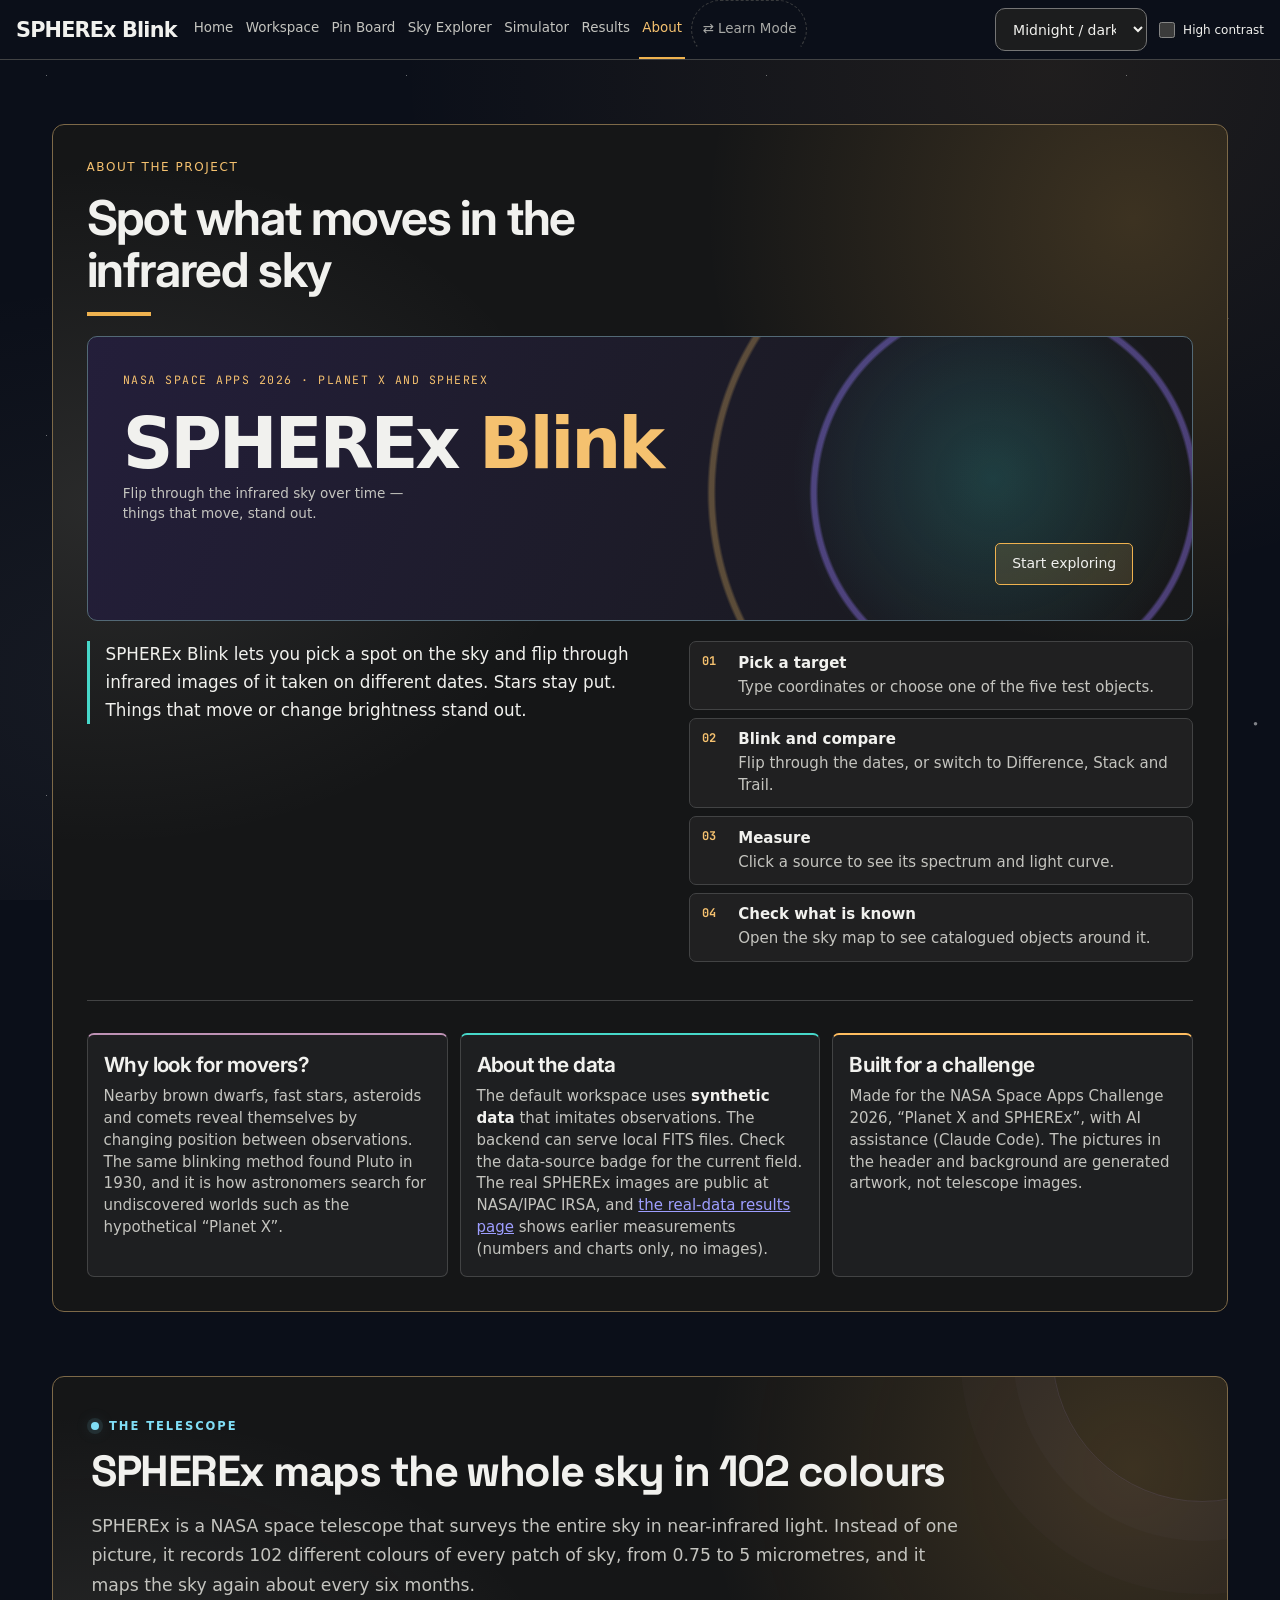
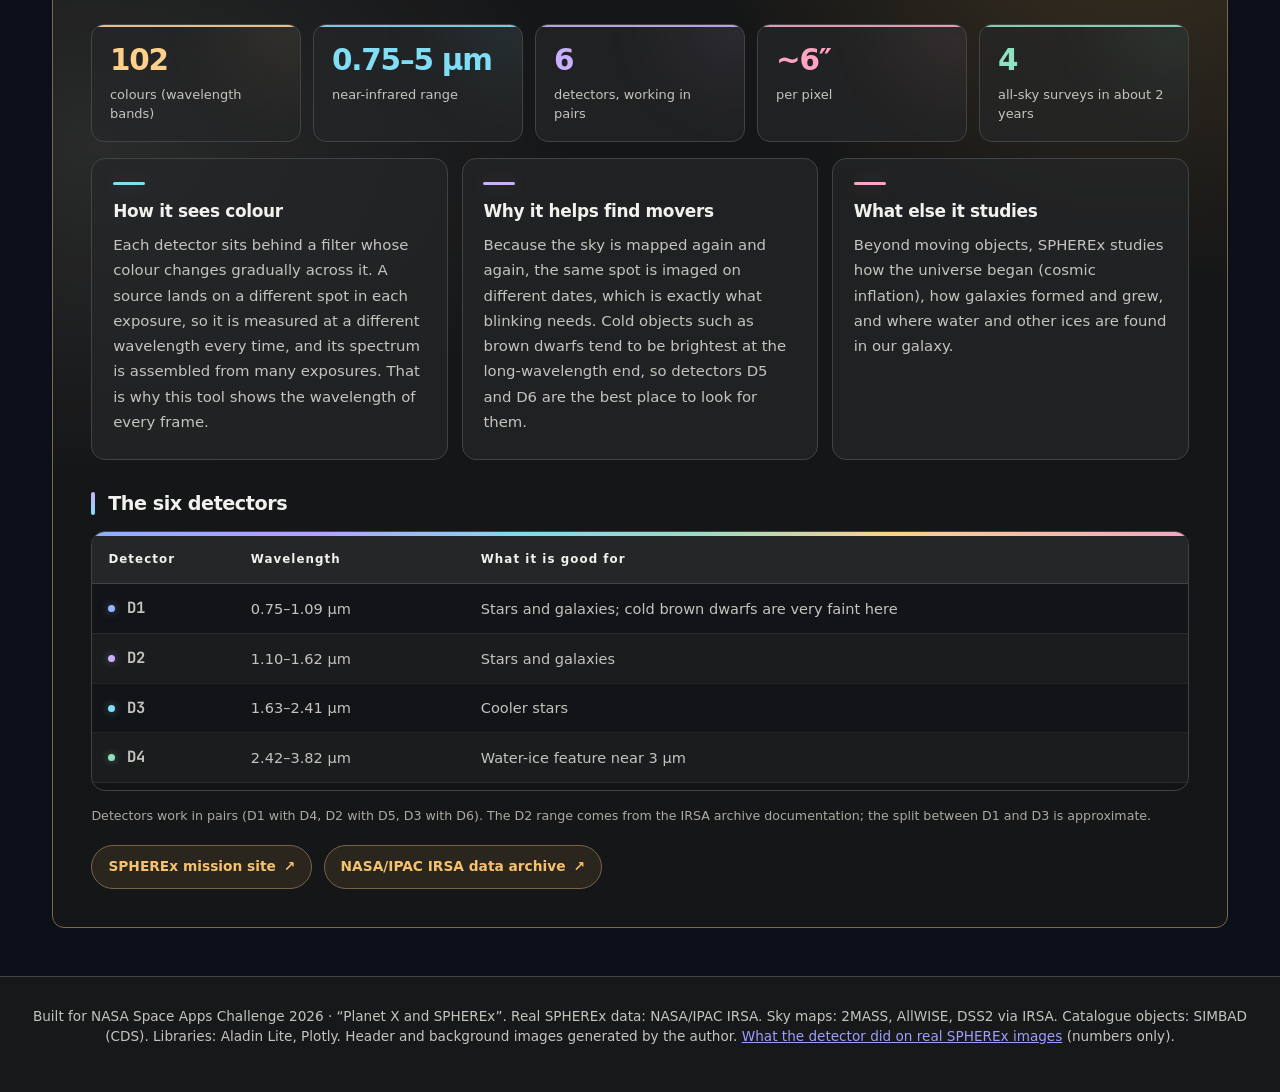
<file: frontend/about.html>
<!doctype html>
<html lang="en" data-theme="midnight">
<head>
  <meta charset="utf-8">
  <meta name="viewport" content="width=device-width, initial-scale=1">
  <meta name="theme-color" content="#0B0F19">
  <title>About · SPHEREx Blink</title>
  <meta name="description" content="About SPHEREx Blink, the NASA Space Apps Challenge project, and the SPHEREx infrared telescope.">
  <script>try{var t=new URLSearchParams(location.search).get("theme")||localStorage.getItem("spherex-blink-theme");if(/^(midnight|nebula|deep-space|observatory|light|classic)$/.test(t))document.documentElement.dataset.theme=t}catch(e){}</script>
  <link rel="preconnect" href="https://fonts.googleapis.com">
  <link rel="preconnect" href="https://fonts.gstatic.com" crossorigin>
  <link href="https://fonts.googleapis.com/css2?family=Inter:wght@400;500;600;700&family=JetBrains+Mono:wght@400;500&family=Oswald:wght@500;700&family=Space+Grotesk:wght@500;700&display=swap" rel="stylesheet">
  <link rel="stylesheet" href="css/styles.css?v=25">
  <link rel="stylesheet" href="css/instrument.css?v=3">
  <link rel="stylesheet" href="css/contact-sheet.css?v=25">
  <link rel="stylesheet" href="css/telescope-redesign.css?v=1">
  <link rel="stylesheet" href="css/about-theme.css">
</head>
<body>
  <a class="skip-link" href="#about">Skip to About</a>
  <div class="sky-bg" aria-hidden="true"></div>
  <header class="site-header" id="top" data-page="about">
    <a class="site-brand" href="overview.html">SPHEREx Blink</a>
    <select id="theme-select" data-default-theme="midnight" aria-label="Colour theme"></select>
  </header>
  <script type="module" src="js/siteHeader.js"></script>
  <main class="about-page" id="about-page">
    <section class="info info-aside" id="about" aria-labelledby="about-title">
      <div class="info-box">
        <p class="info-kicker">About the project</p>
        <h2 id="about-title">Spot what moves in the infrared sky</h2>
        <div class="hero-title">
          <p class="hero-eyebrow">NASA Space Apps 2026 &middot; Planet X and SPHEREx</p>
          <p class="project-name"><span>SPHEREx</span><span>Blink</span></p>
          <p class="hero-tag">Flip through the infrared sky over time &mdash; things that move, stand out.</p>
          <a class="hero-cta" href="index.html#workspace">Start exploring</a>
        </div>
        <a class="hero-scroll" href="index.html#workspace" aria-label="Scroll down to the workspace">
          <svg viewBox="0 0 120 120" aria-hidden="true" focusable="false">
            <circle class="ring" cx="60" cy="60" r="54" fill="none" stroke="currentColor" stroke-width="2" stroke-dasharray="2 4.2"/>
            <path d="M60 34v50M42 68l18 18 18-18" fill="none" stroke="currentColor" stroke-width="3" stroke-linecap="round" stroke-linejoin="round"/>
          </svg>
        </a>
        <p class="hero-credit">Illustration, not SPHEREx data</p>
        <div class="info-top">
          <p class="info-lead">SPHEREx Blink lets you pick a spot on the sky and flip through infrared images of it taken on different dates. Stars stay put. Things that move or change brightness stand out.</p>
          <ol class="steps">
            <li><b>Pick a target</b>Type coordinates or choose one of the five test objects.</li>
            <li><b>Blink and compare</b>Flip through the dates, or switch to Difference, Stack and Trail.</li>
            <li><b>Measure</b>Click a source to see its spectrum and light curve.</li>
            <li><b>Check what is known</b>Open the sky map to see catalogued objects around it.</li>
          </ol>
        </div>
        <div class="info-cols">
          <div>
            <h3>Why look for movers?</h3>
            <p>Nearby brown dwarfs, fast stars, asteroids and comets reveal themselves by changing position between observations. The same blinking method found Pluto in 1930, and it is how astronomers search for undiscovered worlds such as the hypothetical &ldquo;Planet X&rdquo;.</p>
          </div>
          <div>
            <h3>About the data</h3>
            <p>The default workspace uses <strong>synthetic data</strong> that imitates observations. The backend can serve local FITS files. Check the data-source badge for the current field. The real SPHEREx images are public at NASA/IPAC IRSA, and <a href="results.html">the real-data results page</a> shows earlier measurements (numbers and charts only, no images).</p>
          </div>
          <div>
            <h3>Built for a challenge</h3>
            <p>Made for the NASA Space Apps Challenge 2026, &ldquo;Planet X and SPHEREx&rdquo;, with AI assistance (Claude Code). The pictures in the header and background are generated artwork, not telescope images.</p>
          </div>
        </div>
      </div>
    </section>
    <section class="info" id="telescope" aria-labelledby="telescope-title">
    <div class="info-box">
      <p class="info-kicker">The telescope</p>
      <h2 id="telescope-title">SPHEREx maps the whole sky in 102 colours</h2>
      <p class="info-lead">SPHEREx is a NASA space telescope that surveys the entire sky in near-infrared light. Instead of one picture, it records 102 different colours of every patch of sky, from 0.75 to 5 micrometres, and it maps the sky again about every six months.</p>
      <ul class="stats" aria-label="SPHEREx key numbers">
        <li><b>102</b><span>colours (wavelength bands)</span></li>
        <li><b>0.75&ndash;5 &micro;m</b><span>near-infrared range</span></li>
        <li><b>6</b><span>detectors, working in pairs</span></li>
        <li><b>~6&Prime;</b><span>per pixel</span></li>
        <li><b>4</b><span>all-sky surveys in about 2 years</span></li>
      </ul>
      <div class="info-cols">
        <div>
          <h3>How it sees colour</h3>
          <p>Each detector sits behind a filter whose colour changes gradually across it. A source lands on a different spot in each exposure, so it is measured at a different wavelength every time, and its spectrum is assembled from many exposures. That is why this tool shows the wavelength of every frame.</p>
        </div>
        <div>
          <h3>Why it helps find movers</h3>
          <p>Because the sky is mapped again and again, the same spot is imaged on different dates, which is exactly what blinking needs. Cold objects such as brown dwarfs tend to be brightest at the long-wavelength end, so detectors D5 and D6 are the best place to look for them.</p>
        </div>
        <div>
          <h3>What else it studies</h3>
          <p>Beyond moving objects, SPHEREx studies how the universe began (cosmic inflation), how galaxies formed and grew, and where water and other ices are found in our galaxy.</p>
        </div>
      </div>
      <h3 style="margin-top:1.6rem">The six detectors</h3>
      <div class="table-scroll"><table class="det-table">
        <thead><tr><th scope="col">Detector</th><th scope="col">Wavelength</th><th scope="col">What it is good for</th></tr></thead>
        <tbody>
          <tr><td>D1</td><td>0.75&ndash;1.09 &micro;m</td><td>Stars and galaxies; cold brown dwarfs are very faint here</td></tr>
          <tr><td>D2</td><td>1.10&ndash;1.62 &micro;m</td><td>Stars and galaxies</td></tr>
          <tr><td>D3</td><td>1.63&ndash;2.41 &micro;m</td><td>Cooler stars</td></tr>
          <tr><td>D4</td><td>2.42&ndash;3.82 &micro;m</td><td>Water-ice feature near 3 &micro;m</td></tr>
          <tr><td>D5</td><td>3.83&ndash;4.41 &micro;m</td><td>Cold brown dwarfs; CO<sub>2</sub> ice near 4.3 &micro;m</td></tr>
          <tr><td>D6</td><td>4.42&ndash;5.00 &micro;m</td><td>Cold brown dwarfs; CO ice near 4.7 &micro;m</td></tr>
        </tbody>
      </table></div>
      <p class="info-note">Detectors work in pairs (D1 with D4, D2 with D5, D3 with D6). The D2 range comes from the IRSA archive documentation; the split between D1 and D3 is approximate.</p>
      <div class="info-links">
        <a href="https://spherex.caltech.edu/" target="_blank" rel="noopener">SPHEREx mission site</a>
        <a href="https://irsa.ipac.caltech.edu/" target="_blank" rel="noopener">NASA/IPAC IRSA data archive</a>
      </div>
    </div>
  </section>
  </main>
  <footer class="site-footer">
    <p>Built for NASA Space Apps Challenge 2026 · “Planet X and SPHEREx”. Real SPHEREx data: NASA/IPAC IRSA. Sky maps: 2MASS, AllWISE, DSS2 via IRSA. Catalogue objects: SIMBAD (CDS). Libraries: Aladin Lite, Plotly. Header and background images generated by the author. <a href="results.html">What the detector did on real SPHEREx images</a> (numbers only).</p>
  </footer>
  <script type="module" src="js/features/highContrast.js"></script>
</body>
</html>
</file>
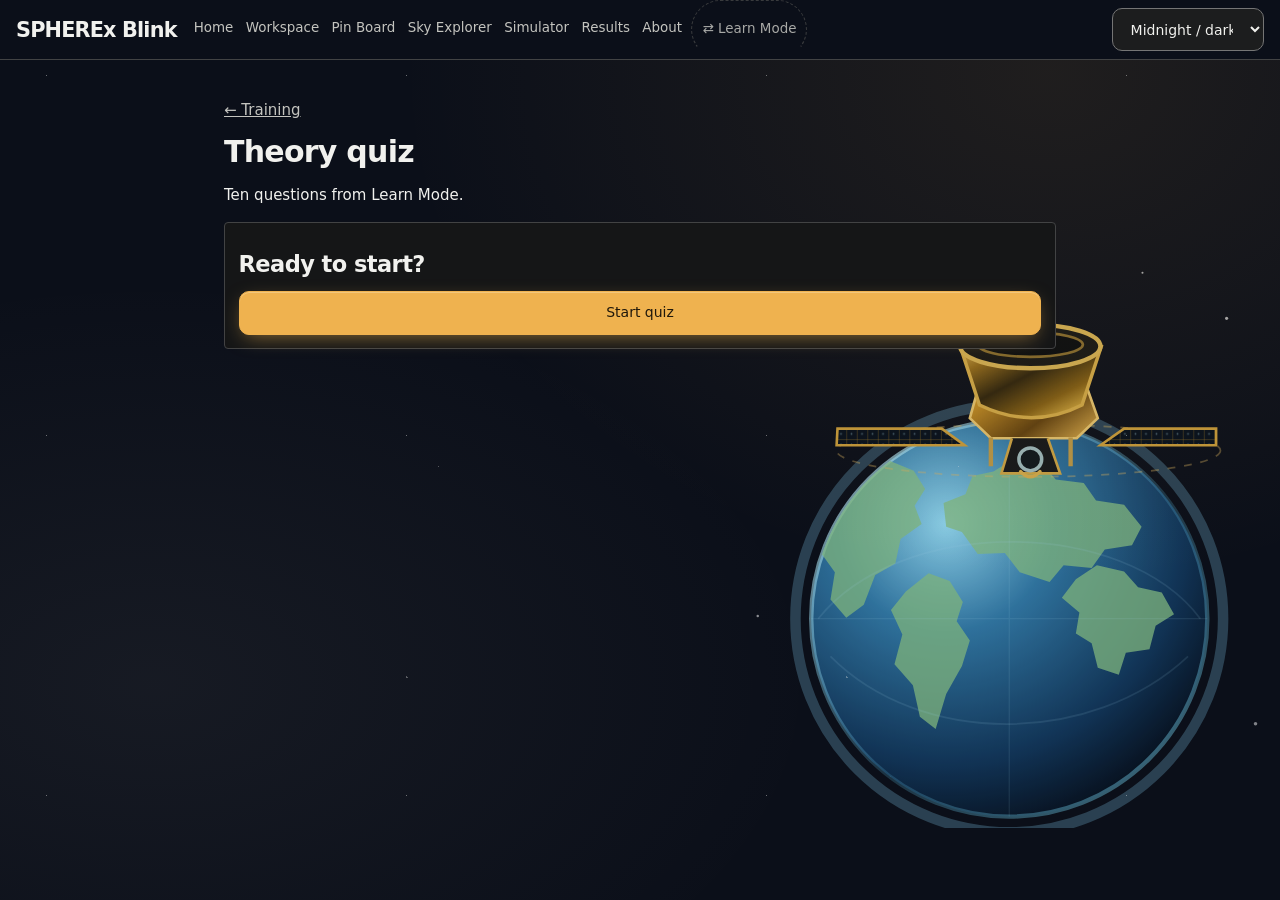
<file: frontend/training-quiz.html>
<!doctype html>
<html lang="en" data-theme="midnight">
<head>
  <meta charset="utf-8">
  <meta name="viewport" content="width=device-width, initial-scale=1">
  <title>Theory quiz · SPHEREx Blink</title>
  <link rel="stylesheet" href="css/styles.css?v=20261115">
  <link rel="stylesheet" href="css/instrument.css?v=20261115">
  <link rel="stylesheet" href="css/real-or-fake.css?v=quiz">
</head>
<body>
  <a class="skip-link" href="#classification">Skip to the quiz</a>
  <header class="site-header" data-page="training">
    <a class="site-brand" href="overview.html">SPHEREx Blink</a>
    <select id="theme-select" data-default-theme="midnight" aria-label="Colour theme"></select>
  </header>
  <script type="module" src="js/siteHeader.js?v=4"></script>
  <main id="classification" tabindex="-1">
    <a class="classification-back" href="daily.html">← Training</a>
    <div class="classification-heading"><h1>Theory quiz</h1></div>
    <p>Ten questions from Learn Mode.</p>
    <section class="classification-guess" aria-labelledby="theory-prompt">
      <p id="theory-progress"></p>
      <h2 id="theory-prompt" tabindex="-1">Ready to start?</h2>
      <div id="theory-answers" class="theory-answers"></div>
      <p id="theory-feedback" role="status"></p>
      <button type="button" class="btn btn-primary" id="theory-next">Start quiz</button>
    </section>
  </main>
  <script type="module" src="js/trainingQuiz.js"></script>
</body>
</html>
</file>
<file: frontend/css/styles.css>
/* =========================================================
   SPHEREx Blink – styles
   Structure:
   1. Design tokens (CSS variables)   4. Panels & form
   2. Base / reset                    5. Player
   3. Header, layout, footer          6. Utilities, responsive, motion
   ========================================================= */

/* ---------- 1. Design tokens ---------- */
/* Semantic tokens: components use these names only, never a colour. The block below is the CLASSIC theme (the original teal and
   orange look); [data-theme="..."] blocks after it override the same names. js/features/theme.js sets data-theme on <html>.
   Tokens ending in -rgb are space-separated channels, for rgb(var(--x-rgb) / alpha). scratch/test_theme.mjs checks the contrast of
   every text/surface pair of every theme (WCAG 2.x, 4.5:1 for text). */
:root {
  color-scheme: light;
  --bg: #FCFAF5; --bg-2: #F2EEE5; --surface: #FFFFFF; --raised: #F6F0E8; --field: #FFFFFF;
  --border: #D8D0C3; --control-border: #75706A;
  --text: #1A1917; --text-muted: #514C46; --text-faint: #736D65;
  --accent: #A5482E; --accent-hi: #933A25; --accent-text: #933A25; --accent-rgb: 165 72 46;
  --accent-2: #514C46; --alt-rgb: 81 76 70; --rust: #8E583C; --on-accent: #FFFFFF;
  --warn: #7C4D00; --warn-rgb: 124 77 0; --danger: #A52323; --success: #28633B;
  --bg-rgb: 252 250 245; --surface-rgb: 255 255 255; --text-rgb: 26 25 23;
  --panel-alpha: .86;                        /* panels let a little of the nebula through */
  --veil-top:    .30;                        /* how strongly the page colour covers the nebula picture, top and bottom */
  --veil-bottom: .78;
  --chart-bg:     #0F2027;                   /* the Plotly palette in measure.js was validated against this surface */

  /* Learn mode diagrams use a stable, color-blind-conscious palette across page themes. */
  --learn-night: #111827; --learn-star: #FFF6CD; --learn-mover: #FF9B55;
  --learn-sun: #F4B33D; --learn-mercury: #9A8F80; --learn-venus: #D9985D;
  --learn-earth: #5095BD; --learn-mars: #C65D45; --learn-jupiter: #CAA875;
  --learn-saturn: #D6BA84; --learn-uranus: #78B8C3; --learn-neptune: #497BB0;
  --learn-galaxy: #6753BE; --learn-nebula: #A23B6D; --learn-nebula-warm: #EE8333;
  --learn-success: #20653C; --learn-success-border: #2E7D4B; --learn-success-text: #17482B;
  --learn-success-surface: #EAF5ED; --learn-retry: #A96A24; --learn-retry-text: #573616;
  --learn-retry-surface: #FFF4E5; --learn-notice-border: #A5482E;
  --learn-notice-surface: #FFF2E9; --learn-notice-text: #49291D;
  --learn-teal: #29AAB5; --learn-check: #70D8A2; --learn-check-line: #D9D1ED;
  --learn-spectrum-violet: #6753BE; --learn-spectrum-blue: #4D9DE2;
  /* the mission guide box: a deep-blue island in every theme */
  --mission-bg: #121A26; --mission-raised: #1A2433; --mission-border: #2E3D52; --mission-blue: #6F93BF; --mission-blue-rgb: 111 147 191;
  --mission-blue-text: #9DB5D3; --mission-text: #E6EBF2; --mission-muted: #B0BBCA; --mission-faint: #8E9AAB;
  --learn-spectrum-green: #39AD78; --learn-spectrum-yellow: #E0C33E;
  --learn-spectrum-orange: #EE8333; --learn-spectrum-red: #D95148;
  --learn-spectrum-deep-violet: #74297E; --learn-spectrum-indigo: #2D316D;
  --learn-galaxy-glow: #F7B96E; --learn-galaxy-arm: #9171C3; --learn-galaxy-dust: #342B58;
  --learn-orbit-night: #101722; --learn-orbit-line: #DCC8FF;
  --learn-orbit-line-rgb: 221 204 255; --learn-outline: #BD9AF3;
  --learn-midnight-notice: #2B2019; --learn-midnight-notice-border: #FF9C6B; --learn-midnight-notice-text: #FFE6D8;
  --learn-midnight-success: #173423; --learn-midnight-success-text: #C9F1D3;
  --learn-midnight-retry: #352817; --learn-midnight-retry-text: #FFE2B0;

  --radius:      16px;
  --radius-sm:   10px;
  --shadow:      0 20px 50px -20px rgb(0 0 0 / .7);
  --display:     "Georgia", "Times New Roman", serif;
  --font-body:   "Inter", system-ui, sans-serif;
  --font-head:   "Georgia", "Times New Roman", serif;
  --font-mono:   "JetBrains Mono", ui-monospace, "SF Mono", Menlo, Consolas, monospace;
  --ease:        cubic-bezier(.2, .8, .2, 1);
}

/* NEBULA: indigo-black ground, orchid / magenta accent, cyan secondary. Also the palette of the dark "islands" (the photo banner, the
   image stage, the charts) inside the light theme: they stay dark so that the images and the validated chart colours keep their ground. */
[data-theme="nebula"] {
  color-scheme: light;
  --bg: #FCFAFF; --bg-2: #F4F0FA; --surface: #FFFFFF; --raised: #F7F3FC; --field: #FFFFFF;
  --border: #D7CFE3; --control-border: #776C88; --text: #1D1728; --text-muted: #51495D; --text-faint: #746B80;
  --accent: #643A94; --accent-hi: #583180; --accent-text: #583180; --accent-rgb: 100 58 148; --accent-2: #51495D; --alt-rgb: 81 73 93; --rust: #7650A1; --on-accent: #FFFFFF;
  --warn: #734B00; --warn-rgb: 115 75 0; --danger: #A3214D; --success: #246442; --bg-rgb: 252 250 255; --surface-rgb: 255 255 255; --text-rgb: 29 23 40;
  --panel-alpha: 1; --veil-top: 1; --veil-bottom: 1; --display: "Instrument Serif", Georgia, serif; --font-head: "Instrument Serif", Georgia, serif;
  --font-mono: "JetBrains Mono", ui-monospace, "SF Mono", Menlo, Consolas, monospace;
}
/* The generated photo is orange and teal; in this theme it is tinted violet so that it belongs to the palette (the veil on top of it is near black, so the filter does not show there) */
[data-theme="nebula"] .hero::after, [data-theme="nebula"] body::before, [data-theme="light"] .hero::after { filter: grayscale(1) sepia(1) hue-rotate(238deg) saturate(2.4) brightness(.95); }
[data-theme="nebula"] .sky-bg { opacity: .9; }

/* DEEP SPACE: blue-black ground, blue / violet / cyan accents (the former default) */
[data-theme="deep-space"] {
  color-scheme: light; --bg: #F8FBFE; --bg-2: #EEF4F9; --surface: #FFFFFF; --raised: #F1F6FA; --field: #FFFFFF;
  --border: #CBD8E4; --control-border: #687B8D; --text: #152434; --text-muted: #485B6D; --text-faint: #6D8091;
  --accent: #1C6096; --accent-hi: #15547F; --accent-text: #15547F; --accent-rgb: 28 96 150; --accent-2: #485B6D; --alt-rgb: 72 91 109; --rust: #3578AB; --on-accent: #FFFFFF;
  --warn: #765000; --warn-rgb: 118 80 0; --danger: #A72C36; --success: #216442; --bg-rgb: 248 251 254; --surface-rgb: 255 255 255; --text-rgb: 21 36 52;
  --panel-alpha: 1; --veil-top: 1; --veil-bottom: 1; --display: "Instrument Serif", Georgia, serif; --font-head: "Instrument Serif", Georgia, serif;
  --font-mono: "JetBrains Mono", ui-monospace, "SF Mono", Menlo, Consolas, monospace;
}

/* OBSERVATORY: softer slate ground */
[data-theme="observatory"] {
  color-scheme: light; --bg: #F8FBF9; --bg-2: #EEF4F0; --surface: #FFFFFF; --raised: #F0F6F2; --field: #FFFFFF;
  --border: #CADAD1; --control-border: #677B70; --text: #15261E; --text-muted: #496056; --text-faint: #6E8378;
  --accent: #216B5A; --accent-hi: #185746; --accent-text: #185746; --accent-rgb: 33 107 90; --accent-2: #496056; --alt-rgb: 73 96 86; --rust: #477F72; --on-accent: #FFFFFF;
  --warn: #755000; --warn-rgb: 117 80 0; --danger: #A52A32; --success: #1F6542; --bg-rgb: 248 251 249; --surface-rgb: 255 255 255; --text-rgb: 21 38 30;
  --panel-alpha: 1; --veil-top: 1; --veil-bottom: 1; --display: "Instrument Serif", Georgia, serif; --font-head: "Instrument Serif", Georgia, serif;
  --font-mono: "JetBrains Mono", ui-monospace, "SF Mono", Menlo, Consolas, monospace;
}

/* LIGHT RESEARCH: white panels on a pale ground; images, banner and charts stay dark */
[data-theme="light"] {
  color-scheme: light;
  --bg: #FBFBF9; --bg-2: #F4F4EF; --surface: #FFFFFF; --raised: #F4F4EF; --field: #FFFFFF;
  --border: #D4D5D0; --control-border: #6F7586; --text: #121316; --text-muted: #525866; --text-faint: #6B7280;
  --accent: #C42A37; --accent-hi: #AD202D; --accent-text: #AD202D; --accent-rgb: 196 42 55; --accent-2: #525866; --alt-rgb: 82 88 102; --rust: #8B4550; --on-accent: #FFFFFF;
  --warn: #7A4C00; --warn-rgb: 122 76 0; --danger: #B3261E; --success: #1D6B38; --bg-rgb: 251 251 249; --surface-rgb: 255 255 255; --text-rgb: 18 19 22;
  --panel-alpha: 1; --veil-top: 1; --veil-bottom: 1; --shadow: none; --display: "Instrument Serif", Georgia, serif; --font-head: "Instrument Serif", Georgia, serif;
  --font-mono: "JetBrains Mono", ui-monospace, "SF Mono", Menlo, Consolas, monospace;
}
[data-theme="light"] .sky-bg { display: none; }                    /* white stars on a pale page would be invisible noise */

[data-theme="light"] :is(.hero, .stage, .chart) { color-scheme: dark; color: var(--text); }

/* MIDNIGHT: one intentionally dark alternative to the Paper palettes. */
[data-theme="midnight"] {
  color-scheme: dark;
  --bg: #0B0F19; --bg-2: #171819; --surface: #151617; --raised: #252627; --field: #1c1d1e;
  --border: #424344; --control-border: #757575; --text: #f1f1ee; --text-muted: #c4c4bf; --text-faint: #aaa9a4;
  --accent: #efb24f; --accent-hi: #ffd18b; --accent-text: #f5c16f; --accent-rgb: 239 178 79; --accent-2: #d1cec8; --alt-rgb: 209 206 200; --rust: #D85C74; --on-accent: #20180b;
  --warn: #FFD17A; --warn-rgb: 255 209 122; --danger: #FF9AA7; --success: #76E0A9; --bg-rgb: 11 15 25; --surface-rgb: 21 22 23; --text-rgb: 241 241 238;
  --panel-alpha: 1; --veil-top: 1; --veil-bottom: 1; --shadow: none; --display: "Georgia", "Times New Roman", serif; --font-head: "Georgia", "Times New Roman", serif;
  --font-mono: "JetBrains Mono", ui-monospace, "SF Mono", Menlo, Consolas, monospace;
}

/* Optional high-contrast setting, shared by Science and Learn modes. */
html[data-contrast="high"] {
  color-scheme: dark;
  --bg: #000000; --bg-2: #000000; --surface: #000000; --raised: #111111; --field: #000000;
  --border: #FFFFFF; --control-border: #FFFFFF; --text: #FFFFFF; --text-muted: #FFFFFF; --text-faint: #FFFFFF;
  --accent: #FFFF00; --accent-hi: #FFFF00; --accent-text: #FFFF00; --accent-rgb: 255 255 0; --on-accent: #000000;
  --bg-rgb: 0 0 0; --surface-rgb: 0 0 0; --text-rgb: 255 255 255;
  --contrast-focus: #FFFF00;
}
html[data-contrast="high"] :focus-visible { outline: 4px solid var(--contrast-focus); outline-offset: 3px; }
html[data-contrast="high"] a { text-decoration: underline; text-underline-offset: .2em; }
.contrast-toggle { display: inline-flex; align-items: center; gap: .35rem; min-height: 2.5rem; color: var(--text); font: .75rem var(--font-body); white-space: nowrap; }
.contrast-toggle input { width: 1rem; height: 1rem; accent-color: var(--accent); }
@media (max-width: 900px) { header:has(.contrast-toggle) { flex-wrap: wrap; } }

/* ---------- 2. Base ---------- */
*, *::before, *::after { box-sizing: border-box; }

html, body { margin: 0; }

body {
  min-height: 100vh;
  font-family: var(--font-body);
  color: var(--text);
  background: radial-gradient(ellipse at 85% 0%, rgb(var(--accent-rgb) / .07) 0%, transparent 55%),
              var(--bg);
  line-height: 1.5;
}

h1, h2, h3 { font-family: var(--font-head); margin: 0; line-height: 1.2; }

.skip-link {
  position: absolute; left: .75rem; top: -4rem; z-index: 10; padding: .6rem 1rem;
  background: var(--accent); color: var(--on-accent); font-weight: 600; text-decoration: none; border-radius: 0 0 var(--radius-sm) var(--radius-sm);
}
.skip-link:focus { top: 0; }

/* Visible focus ring for keyboard users (accessibility) */
:focus-visible { outline: 2px solid var(--accent); outline-offset: 2px; }

kbd {
  font-family: var(--font-body);
  font-size: max(.8em, 12px);
  padding: .1em .45em;
  border: 1px solid var(--border);
  border-bottom-width: 2px;
  border-radius: 6px;
  background: var(--bg-2);
}

/* Decorative twinkling stars: many tiny radial gradients, slowly pulsing */
.sky-bg {
  position: fixed; inset: 0; z-index: -1; pointer-events: none;
  background-image:
    radial-gradient(1px 1px at 10% 20%, #fff8 50%, transparent 51%),
    radial-gradient(1px 1px at 30% 70%, #fff6 50%, transparent 51%),
    radial-gradient(1.5px 1.5px at 55% 30%, #fff9 50%, transparent 51%),
    radial-gradient(1px 1px at 75% 85%, #fff5 50%, transparent 51%),
    radial-gradient(1px 1px at 85% 15%, #fff7 50%, transparent 51%),
    radial-gradient(1.5px 1.5px at 45% 90%, #fff6 50%, transparent 51%),
    radial-gradient(1px 1px at 92% 55%, #fff5 50%, transparent 51%);
  background-size: 400px 400px;
  animation: twinkle 6s ease-in-out infinite alternate;
}
@keyframes twinkle { from { opacity: .45; } to { opacity: 1; } }

/* ---------- 3. Header, layout, footer ---------- */
.brand { display: flex; align-items: center; gap: .9rem; }
.brand h1 { font-size: clamp(1.5rem, 3vw, 2rem); letter-spacing: -.02em; }
.accent { color: var(--accent-hi); }
.tagline { margin: .15rem 0 0; color: var(--text-muted); font-size: .95rem; }

/* Small animated "blinking" logo: two dots that alternate */
.brand-logo {
  position: relative; width: 44px; height: 44px; border-radius: 12px; flex-shrink: 0;
  background: var(--raised);
  border: 1px solid var(--border);
}
.brand-logo::before, .brand-logo::after {
  content: ""; position: absolute; width: 8px; height: 8px; border-radius: 50%;
  background: var(--accent); box-shadow: 0 0 12px var(--accent);
  top: 18px; animation: blink-dot 1.2s steps(1) infinite;
}
.brand-logo::before { left: 11px; }
.brand-logo::after  { left: 25px; animation-delay: .6s; }
@keyframes blink-dot { 0% { opacity: 1; } 50% { opacity: 0; } }

.badge {
  font-size: .8rem; font-weight: 600; padding: .35rem .75rem; border-radius: 999px;
  color: var(--warn); background: rgb(var(--warn-rgb) / .12); border: 1px solid rgb(var(--warn-rgb) / .35);
}
.badge.real { color: var(--success); background: rgb(var(--alt-rgb) / .14); border-color: rgb(var(--alt-rgb) / .4); }

.layout {
  display: grid;
  grid-template-columns: minmax(280px, 360px) minmax(0, 1fr);       /* minmax(0, ...): a wide table or plot inside a panel scrolls, it does not widen the page */
  gap: 1.5rem;
  max-width: 1280px; margin: 0 auto; padding: 1rem 1.5rem 2rem;
}

.site-footer { text-align: center; color: var(--text-muted); font-size: .85rem; padding: 1rem 1.5rem 2rem; }

/* ---------- 4. Panels & form ---------- */
.panel {
  background: var(--surface);
  border: 1px solid var(--border);
  border-radius: var(--radius);
  box-shadow: var(--shadow);
  padding: 1.4rem;
}
.panel h2 { font-size: 1.1rem; margin-bottom: 1rem; color: var(--text); }
.panel h3 { font-size: .95rem; margin-bottom: .6rem; color: var(--text-muted); font-weight: 500; }

.field { display: flex; flex-direction: column; gap: .35rem; margin-bottom: 1rem; }
.field label { font-size: .9rem; font-weight: 500; }
.help { color: var(--text-muted); font-size: .78rem; }
.error-text { color: var(--danger); font-size: .8rem; min-height: 0; }
.error-text:empty { display: none; }

input[type="text"], select {
  width: 100%;
  padding: .7rem .85rem;
  font: inherit; color: var(--text);
  background: var(--field);
  border: 1px solid var(--control-border);
  border-radius: var(--radius-sm);
  transition: border-color .2s var(--ease), box-shadow .2s var(--ease);
}
input[type="text"]:hover, select:hover:not(:disabled) { border-color: rgb(var(--accent-rgb) / .45); }
input[type="text"]:focus, select:focus {
  outline: none; border-color: var(--accent); box-shadow: 0 0 0 3px rgb(var(--accent-rgb) / .25);
}
input[aria-invalid="true"] { border-color: var(--danger); }
select:disabled { opacity: .55; cursor: not-allowed; }

/* Range sliders – custom track & thumb */
input[type="range"] {
  -webkit-appearance: none; appearance: none;
  width: 100%; height: 6px; border-radius: 999px; cursor: pointer;
  background: var(--accent);
  /* the visible track stays 6 px, but the touch/click target is 24 px tall (WCAG 2.5.8) */
  box-sizing: content-box; padding: 9px 0; background-clip: content-box;
}
input[type="range"]:disabled { opacity: .35; cursor: not-allowed; }
input[type="range"]::-webkit-slider-thumb {
  -webkit-appearance: none; width: 18px; height: 18px; border-radius: 50%;
  background: #fff; border: 3px solid var(--accent); box-shadow: 0 0 10px rgb(var(--accent-rgb) / .5);
  transition: transform .15s var(--ease);
}
input[type="range"]::-moz-range-thumb {
  width: 14px; height: 14px; border-radius: 50%;
  background: #fff; border: 3px solid var(--accent);
}
input[type="range"]:hover::-webkit-slider-thumb { transform: scale(1.15); }
.range-scale { display: flex; justify-content: space-between; font-size: .75rem; color: var(--text-muted); }
output { font-weight: 600; color: var(--accent); }

/* Buttons */
.btn {
  display: inline-flex; align-items: center; justify-content: center; gap: .5rem;
  font: inherit; font-weight: 600; cursor: pointer;
  border: 1px solid var(--control-border); border-radius: var(--radius-sm);
  color: var(--text); background: var(--bg-2);
  transition: transform .15s var(--ease), box-shadow .2s var(--ease), background .2s;
}
.btn:hover:not(:disabled) { transform: translateY(-1px); }
.btn:active:not(:disabled) { transform: translateY(0); }
.btn:disabled { opacity: .4; cursor: not-allowed; }

.btn-primary {
  width: 100%; padding: .8rem 1rem; border: none; color: var(--on-accent);
  background: var(--accent);
  box-shadow: 0 8px 24px -8px rgb(var(--accent-rgb) / .35);
}
.btn-primary:hover:not(:disabled) { background: var(--accent-hi); box-shadow: 0 10px 30px -6px rgb(var(--accent-rgb) / .45); }
/* Loading state: spinner before the label (toggled by JS in step 6) */
.btn-primary.is-loading .btn-label::before {
  content: ""; display: inline-block; width: 14px; height: 14px; margin-right: .5rem;
  vertical-align: -2px; border: 2px solid currentColor; border-right-color: transparent;
  border-radius: 50%; animation: spin .7s linear infinite;
}
@keyframes spin { to { transform: rotate(360deg); } }

/* Quick-pick chips */
.quick-picks { margin-top: 1.5rem; }
.chip-list { display: flex; flex-wrap: wrap; gap: .5rem; }
.chip {
  font: inherit; font-size: .85rem; cursor: pointer;
  padding: .45rem .8rem; border-radius: 999px;
  color: var(--text); background: var(--raised); border: 1px solid var(--border);
  transition: border-color .2s, background .2s, transform .15s var(--ease);
}
.chip:hover { border-color: var(--accent); background: rgb(var(--accent-rgb) / .12); transform: translateY(-1px); }
.chip[aria-pressed="true"] { border-color: var(--accent); background: rgb(var(--accent-rgb) / .22); }

/* Hint box */
.hint {
  margin-top: 1.5rem; padding: .9rem 1rem; border-radius: var(--radius-sm);
  background: rgb(var(--alt-rgb) / .07); border: 1px solid rgb(var(--alt-rgb) / .25);
  font-size: .88rem;
}
.hint summary { cursor: pointer; font-weight: 600; color: var(--accent-2); }
.hint ol { margin: .6rem 0 0; padding-left: 1.2rem; color: var(--text-muted); }
.hint li + li { margin-top: .3rem; }
.hint strong { color: var(--text); }

/* ---------- 5. Player ---------- */
.player { display: flex; flex-direction: column; }

.stage {
  position: relative;
  width: 100%; max-width: 640px; margin: 0 auto;
  aspect-ratio: 1 / 1;                  /* cutouts are square */
  border-radius: var(--radius-sm);
  overflow: hidden;
  background: #000;
  border: 1px solid var(--border);
  box-shadow: inset 0 0 60px #04090c;
}
#blink-canvas {
  width: 100%; height: 100%; display: block;
  image-rendering: pixelated;           /* keep SPHEREx pixels sharp when scaled up */
}
/* Small crosshair marks the requested RA/Dec (center of the cutout) */
.crosshair {
  position: absolute; left: 50%; top: 50%; width: 36px; height: 36px;
  transform: translate(-50%, -50%); pointer-events: none; opacity: .55;
  background:
    linear-gradient(var(--accent), var(--accent)) center top    / 1px 10px no-repeat,
    linear-gradient(var(--accent), var(--accent)) center bottom / 1px 10px no-repeat,
    linear-gradient(var(--accent), var(--accent)) left center   / 10px 1px no-repeat,
    linear-gradient(var(--accent), var(--accent)) right center  / 10px 1px no-repeat;
}
/* Overlay for empty / loading / error / "no frames" states */
.stage-overlay {
  position: absolute; inset: 0;
  display: flex; flex-direction: column; align-items: center; justify-content: center;
  text-align: center; padding: 1.5rem;
  background: rgb(4 9 12 / .78);
  transition: opacity .3s var(--ease);
}
.stage-overlay.hidden { opacity: 0; pointer-events: none; }
.stage-overlay.error .overlay-title { color: var(--danger); }
.overlay-title { margin: 0; font-family: var(--font-head); font-size: 1.15rem; }
.overlay-sub { margin: .35rem 0 0; color: var(--text-muted); font-size: .9rem; max-width: 36ch; }
.overlay-progress {
  width: min(220px, 70%); height: 6px; margin-top: .9rem;
  appearance: none; -webkit-appearance: none; border: none; border-radius: 999px;
  background: rgb(var(--text-rgb) / .15); overflow: hidden;
}
.overlay-progress::-webkit-progress-bar { background: transparent; }
.overlay-progress::-webkit-progress-value { background: var(--accent); border-radius: 999px; }
.overlay-progress::-moz-progress-bar { background: var(--accent); border-radius: 999px; }
.btn-retry { margin-top: 1rem; padding: .55rem 1.1rem; }
.btn-retry:hover { border-color: var(--accent); }
[hidden] { display: none !important; }

/* Astra's local, child-friendly explanations are attached beside each Science Mode panel. */
.science-explain { margin:.45rem 0 .8rem; padding:.45rem .65rem; border-left:2px solid var(--accent); background:rgb(var(--accent-rgb)/.045); }
.science-explain-button { min-height:2.35rem; padding:.42rem .7rem; border:1px solid var(--control-border); border-radius:999px; background:var(--surface); color:var(--accent-text); font:600 .75rem var(--font-body); cursor:pointer; }
.science-explain-button:hover,.science-explain-button:focus-visible { border-color:var(--accent); background:var(--raised); }
.science-explain-button:focus-visible { outline:3px solid var(--accent); outline-offset:2px; }
.science-explain-answer { max-width:72ch; margin:.5rem 0 .2rem; color:var(--text-muted); font-size:.84rem; line-height:1.55; }

.shortcuts {
  max-width: 640px; width: 100%; margin: .8rem auto 0;
  font-size: .8rem; color: var(--text-muted); text-align: center;
}
/* Shortcuts make no sense on touch-only devices */
@media (hover: none) and (pointer: coarse) { .shortcuts { display: none; } }

.status {
  max-width: 640px; width: 100%; margin: .7rem auto 0; min-height: 1.2em;
  font-size: .85rem; color: var(--warn); text-align: center;
}
.status:empty { visibility: hidden; }

.player-controls {
  display: grid;
  grid-template-columns: auto 1fr minmax(140px, 200px);
  align-items: center; gap: 1rem;
  max-width: 640px; width: 100%; margin: 1.1rem auto 0;
}
.btn-icon {
  width: 52px; height: 52px; border-radius: 50%; border: none;
  background: var(--accent);
  box-shadow: 0 6px 20px -6px rgb(var(--accent-rgb) / .5);
}
/* Play triangle and pause bars drawn with CSS (no icon font needed) */
.icon-play {
  width: 0; height: 0; margin-left: 4px;
  border-left: 15px solid var(--on-accent);
  border-top: 9px solid transparent; border-bottom: 9px solid transparent;
}
.icon-pause {
  width: 14px; height: 18px;
  border-left: 5px solid var(--on-accent); border-right: 5px solid var(--on-accent);
}
.frame-info {
  display: flex; justify-content: space-between; gap: .5rem;
  margin-top: .45rem; font-size: .85rem; color: var(--text-muted);
  font-variant-numeric: tabular-nums;   /* digits don't jump while playing */
}
#frame-counter { white-space: nowrap; }
#frame-date { color: var(--text); font-weight: 500; text-align: right; }
.speed label { display: block; font-size: .8rem; color: var(--text-muted); margin-bottom: .45rem; }

.meta {
  display: grid; grid-template-columns: repeat(4, 1fr); gap: .75rem;
  max-width: 640px; width: 100%; margin: 1.2rem auto 0;
}
.meta > div {
  padding: .7rem .8rem; border-radius: var(--radius-sm);
  background: var(--field); border: 1px solid var(--border);
}
.meta dt { font-size: .8rem; text-transform: uppercase; letter-spacing: .06em; color: var(--text-muted); }
.meta dd { margin: .2rem 0 0; font-weight: 600; font-variant-numeric: tabular-nums; }

/* ---------- 6. Utilities, responsive, motion ---------- */
.sr-only {
  position: absolute; width: 1px; height: 1px; padding: 0; margin: -1px;
  overflow: hidden; clip: rect(0 0 0 0); white-space: nowrap; border: 0;
}

@media (max-width: 860px) {
  .layout { grid-template-columns: minmax(0, 1fr); }
  .player { order: -1; }                /* on phones, show the image first */
  .meta { grid-template-columns: repeat(2, 1fr); }
}
@media (max-width: 480px) {
  .player-controls { grid-template-columns: auto 1fr; }
  .speed { grid-column: 1 / -1; }
}

/* Respect users who disabled animations in their OS */
@media (prefers-reduced-motion: reduce) {
  *, *::before, *::after { animation: none !important; transition: none !important; }
}

/* =========================================================
   7. Stretch features: view modes, options, tools, overview,
      measurement charts, sky context
   ========================================================= */
.muted { color: var(--text-muted); }
.small { font-size: .8rem; }

/* Segmented control made of native radios (keyboard: arrow keys) */
.mode-switch {
  display: flex; gap: .25rem; margin: 0 auto .4rem; padding: .25rem;
  max-width: 640px; width: 100%;
  border: 1px solid var(--border); border-radius: 999px; background: var(--field);
}
.mode-switch label { flex: 1; position: relative; }
.mode-switch input { position: absolute; opacity: 0; inset: 0; margin: 0; cursor: pointer; }
.mode-switch span {
  display: block; text-align: center; padding: .4rem .5rem; border-radius: 999px;
  font-size: .85rem; font-weight: 600; color: var(--text-muted);
  transition: background .2s, color .2s;
}
.mode-switch input:checked + span {
  color: var(--on-accent); background: var(--accent);
}
.mode-switch input:focus-visible + span { outline: 2px solid var(--accent); outline-offset: 2px; }
.mode-switch input:disabled + span { opacity: .4; }
.mode-help {
  max-width: 640px; width: 100%; margin: 0 auto .7rem; min-height: 2.6em;
  font-size: .82rem; color: var(--text-muted); text-align: center;
}
.mode-help .swatch { display: inline-block; width: .8em; height: .8em; border-radius: 2px; vertical-align: -1px; }

/* Legend of the red flagged pixels */
.flags-legend { margin: .4rem 0 0; font-size: .8rem; color: var(--text-muted); }
.flags-legend .swatch { display: inline-block; width: .8em; height: .8em; border-radius: 2px; vertical-align: -1px; background: rgb(255 40 60); }

/* ?embed=1 (the page inside an <iframe> on another site): only the workspace, no banner, about or footer */
.embed .hero, .embed #about, .embed #telescope, .embed footer { display: none; }
.embed .layout { padding-top: .75rem; }
.embed-note { display: none; }
.embed .embed-note { display: block; margin: 0; padding: .6rem clamp(1rem, 3vw, 2rem) 0; font-size: .8rem; color: var(--text-muted); }

/* Compare mode: image A, the operation, image B */
.compare-controls {
  display: grid; grid-template-columns: 1fr minmax(9.5rem, auto) 1fr; gap: .5rem;
  max-width: 640px; width: 100%; margin: 0 auto .7rem;
}
.compare-controls label { display: grid; gap: .2rem; min-width: 0; font-size: .78rem; color: var(--text-muted); }
.compare-controls select { width: 100%; min-width: 0; text-overflow: ellipsis; }
@media (max-width: 560px) { .compare-controls { grid-template-columns: 1fr; } }

#blink-canvas { cursor: crosshair; }

.player-options, .tools {
  display: flex; flex-wrap: wrap; gap: .5rem 1.2rem; justify-content: center;
  max-width: 640px; width: 100%; margin: .8rem auto 0; font-size: .85rem;
}
.check { display: inline-flex; align-items: center; gap: .45rem; cursor: pointer; color: var(--text-muted); }
.check input { accent-color: var(--accent); width: 16px; height: 16px; }
.check:has(input:disabled) { opacity: .45; cursor: not-allowed; }

/* Zoom buttons, in the corner of the picture. The stage is a dark island in every theme (it takes the Deep Space tokens in the light theme). */
.stage-tools {
  position: absolute; top: .5rem; right: .5rem; z-index: 2;
  display: flex; align-items: center; gap: .3rem;
}
.stage-btn {
  min-width: 32px; height: 32px; padding: 0 .5rem;
  font: 600 1rem/1 var(--font-body); color: var(--text); cursor: pointer;
  background: rgb(var(--bg-rgb) / .78); border: 1px solid var(--control-border); border-radius: 8px;
}
.stage-btn-wide { font-size: .78rem; letter-spacing: .02em; }
.stage-btn:hover:not(:disabled) { border-color: var(--accent); }
.stage-btn:disabled { opacity: .4; cursor: not-allowed; }
.zoom-level {
  min-width: 2.6rem; padding: .2rem .35rem; text-align: center;
  font: 600 .78rem/1.2 var(--font-mono); font-variant-numeric: tabular-nums;
  color: var(--text); background: rgb(var(--bg-rgb) / .78); border-radius: 6px;
}
/* Dragging moves the picture only when it is zoomed in; a click without a drag still measures. On a phone a finger drag on a zoomed picture
   moves it, a drag on a whole picture scrolls the page (touch-action). */
#blink-canvas { touch-action: pan-y; }
#blink-canvas.zoomed { cursor: grab; touch-action: none; }
#blink-canvas.dragging { cursor: grabbing; }

/* What is under the pointer: pixel, sky position, offset from the centre of the field, value. A fixed height so the page does not jump. */
.readout {
  max-width: 640px; width: 100%; margin: .55rem auto 0; min-height: 2.9em;
  display: flex; flex-wrap: wrap; gap: .1rem 1rem; align-content: flex-start;
  font: .78rem/1.45 var(--font-mono); font-variant-numeric: tabular-nums; color: var(--text-muted);
}
.readout .ro:empty { display: none; }
.readout .ro-value { color: var(--text); }
.readout-idle { font-family: var(--font-body); }
.readout.active .readout-idle { display: none; }

/* Candidate explorer: a table you can sort, filter, search and page, and a plot of support against S/N (features/candidateExplorerView.js). The plot sits on the dark chart ground. */
.explorer { margin-top: .8rem; }
.ex-toolbar { display: flex; flex-wrap: wrap; align-items: end; gap: .5rem 1rem; }
.ex-toolbar label { display: grid; gap: .2rem; min-width: 0; font-size: .78rem; color: var(--text-muted); }
.ex-toolbar select, .ex-toolbar input { max-width: 100%; min-width: 0; }
.ex-count { margin: .55rem 0 .3rem; font-size: .82rem; color: var(--text-muted); }
.ex-plot { margin: .3rem 0 .8rem; }
.ex-plotbox { position: relative; height: 240px; padding: 0; overflow: hidden; }
.ex-axisbox { position: absolute; border-left: 1px solid var(--control-border); border-bottom: 1px solid var(--control-border); pointer-events: none; }
.ex-tick { position: absolute; font: .75rem/1 var(--font-mono); font-variant-numeric: tabular-nums; color: var(--text-muted); pointer-events: none; }
.ex-tick-y { left: 0; width: 7.5%; text-align: right; transform: translateY(-50%); }
.ex-tick-x { transform: translateX(-50%); margin-top: .25rem; }
.ex-axislabel { position: absolute; bottom: .1rem; left: 9%; font-size: .75rem; color: var(--text-muted); pointer-events: none; white-space: nowrap; }
.ex-threshold { position: absolute; border-top: 1px dashed var(--accent); pointer-events: none; }
.ex-thresholdlabel { position: absolute; right: 3.5%; transform: translateY(-115%); font-size: .75rem; color: var(--accent-text); pointer-events: none; }
.ex-plotnote { margin-top: .4rem; font-size: .78rem; color: var(--text-muted); }
/* the point is a 24 px button with the mark drawn inside: a diamond is a source nothing explains, a ring a weak one, a circle a known one, a square one not checked, a dashed square a possible artefact */
.ex-dot { position: absolute; width: 24px; height: 24px; padding: 0; margin: 0; transform: translate(-50%, -50%); border: 0; background: transparent; cursor: pointer; }
.ex-dot::after { content: ""; position: absolute; left: 50%; top: 50%; width: 11px; height: 11px; box-sizing: border-box; transform: translate(-50%, -50%); }
.ex-dot.cls-unknown::after { background: var(--accent); transform: translate(-50%, -50%) rotate(45deg); }
.ex-dot.cls-unknown-weak::after { border: 2px solid var(--warn); transform: translate(-50%, -50%) rotate(45deg); }
.ex-dot.cls-unchecked::after { background: var(--warn); }
.ex-dot.cls-artefact::after { border: 2px dashed var(--text-muted); }
.ex-dot.cls-catalogued::after, .ex-dot.cls-catalogued-moving::after, .ex-dot.cls-solar-system::after { border-radius: 50%; background: var(--success); }
.ex-dot.is-off { opacity: .22; }
.ex-dot.is-selected::after { outline: 2px solid var(--text); outline-offset: 3px; }
.explorer .table-scroll { max-height: none; overflow-x: auto; overflow-y: visible; }       /* the table pages instead of scrolling up and down; it still scrolls sideways on a phone */
.ex-table { width: 100%; border-collapse: collapse; font-size: .8rem; }
.ex-table th, .ex-table td { padding: .35rem .5rem; text-align: left; vertical-align: top; border-bottom: 1px solid var(--border); }
.ex-table .num { text-align: right; font-family: var(--font-mono); font-variant-numeric: tabular-nums; white-space: nowrap; }
.ex-table tr.is-selected td { background: rgb(var(--accent-rgb) / .12); }
.ex-sort, .ex-rowbtn { padding: .1rem .2rem; font: inherit; color: var(--text); text-align: inherit; cursor: pointer; background: transparent; border: 0; border-radius: 4px; }
.ex-sort { font-size: .75rem; font-weight: 600; letter-spacing: .02em; color: var(--text-muted); white-space: nowrap; }
.ex-sort:hover, .ex-rowbtn:hover { color: var(--accent-hi); }
.ex-empty { padding: 1rem; text-align: center; color: var(--text-muted); }
.ex-pager { display: flex; align-items: center; justify-content: center; gap: .8rem; margin-top: .6rem; }
.ex-pagetext { font-size: .8rem; color: var(--text-muted); }
.discover-views { display: flex; gap: .4rem; margin: .6rem 0 0; }
.discover-views .btn[aria-pressed="true"] { border-color: var(--accent); background: rgb(var(--accent-rgb) / .14); }

/* "How this search was run": input, settings, algorithm version, time (features/provenance.js). Closed by default: a line for people who want to reproduce or doubt a result. */
.provenance { margin: .6rem 0 0; padding: .45rem .7rem; border: 1px solid var(--border); border-radius: var(--radius-sm); font-size: .82rem; color: var(--text-muted); }
.provenance summary { cursor: pointer; color: var(--text); font-weight: 600; }
.provenance p { margin: .5rem 0 0; font-family: var(--font-mono); font-size: .76rem; line-height: 1.5; overflow-wrap: anywhere; font-variant-numeric: tabular-nums; }

/* Timeline: one button per image. Time order across (not to scale), wavelength up; a pass is a group; the filter greys out what it leaves out. */
.timeline { max-width: 640px; width: 100%; margin: 1rem auto 0; padding: .6rem .8rem .8rem; border: 1px solid var(--border); border-radius: var(--radius-sm); }
.tl-head { display: flex; flex-wrap: wrap; align-items: baseline; justify-content: space-between; gap: .2rem .8rem; }
.tl-head h3 { margin: 0; font-size: .78rem; font-weight: 600; letter-spacing: .04em; text-transform: uppercase; color: var(--text-muted); }
.tl-summary { margin: 0; font: .78rem/1.4 var(--font-mono); font-variant-numeric: tabular-nums; color: var(--text-muted); }
.tl-plot { padding: .7rem .4rem 0 4.6rem; }
.tl-field { position: relative; height: 150px; border-left: 1px solid var(--control-border); border-bottom: 1px solid var(--control-border); }
.tl-points { position: absolute; inset: 12px; }
.tl-band { position: absolute; left: 0; right: 0; background: rgb(var(--accent-rgb) / .12); border-block: 1px dashed var(--accent); pointer-events: none; }
.tl-axis { position: absolute; right: calc(100% + .45rem); font: .75rem/1 var(--font-mono); font-variant-numeric: tabular-nums; color: var(--text-muted); white-space: nowrap; }
.tl-axis-hi { top: 0; }
.tl-axis-lo { bottom: 0; }
/* the button is 24 px (a comfortable target); the dot drawn in it is smaller */
.tl-dot { position: absolute; width: 24px; height: 24px; padding: 0; margin: 0; transform: translate(-50%, 50%); border: 0; background: transparent; cursor: pointer; }
.tl-dot::after { content: ""; position: absolute; left: 50%; top: 50%; width: 12px; height: 12px; box-sizing: border-box; transform: translate(-50%, -50%); border-radius: 50%; border: 2px solid var(--accent); background: var(--accent); }
.tl-dot.has-flags::after { border-radius: 2px; transform: translate(-50%, -50%) rotate(45deg); }
.tl-dot.is-off::after { background: transparent; border-color: var(--text-faint); }
.tl-dot.is-current::after { outline: 2px solid var(--text); outline-offset: 3px; }
.tl-dot:hover::after { border-color: var(--text); }
.tl-passes { position: relative; height: 2rem; margin-top: .45rem; }
.tl-pass {
  position: absolute; top: 0; height: 100%; min-width: 24px; padding: 0 .15rem; overflow: hidden; white-space: nowrap; text-overflow: ellipsis;      /* min-width: a target of at least 24 px (WCAG 2.2, 2.5.8) even for a pass of two images on a narrow screen */
  font: 600 .75rem/1 var(--font-body); cursor: pointer; color: var(--text-muted); background: transparent;
  border: 1px solid var(--control-border); border-radius: 6px;
}
.tl-pass[aria-pressed="true"] { color: var(--text); border-color: var(--accent); background: rgb(var(--accent-rgb) / .12); }
.tl-pass.is-off { border-style: dashed; text-decoration: line-through; }
.tl-pass:hover { border-color: var(--text); }
.tl-filter { display: flex; flex-wrap: wrap; align-items: end; gap: .5rem 1rem; margin-top: .7rem; }
.tl-range { flex: 1 1 11rem; display: grid; gap: .2rem; font-size: .78rem; color: var(--text-muted); }
.tl-range output { font-family: var(--font-mono); font-variant-numeric: tabular-nums; color: var(--text); }
.tl-range input[type="range"] { width: 100%; }
.tl-note { margin: .55rem 0 0; font-size: .8rem; color: var(--text-muted); }
@media (max-width: 560px) { .tl-plot { padding-left: 4.4rem; } .tl-pass-word { display: none; } }

/* Layers: what is drawn over the picture, each with its own switch. The key is drawn in the colour used on the canvas, on a dark chip
   (the colours were chosen for the dark picture, not for the page). */
.layers { max-width: 640px; width: 100%; margin: .8rem auto 0; padding: .5rem .8rem .7rem; border: 1px solid var(--border); border-radius: var(--radius-sm); }
.layers legend { padding: 0 .4rem; font-size: .78rem; font-weight: 600; letter-spacing: .04em; text-transform: uppercase; color: var(--text-muted); }
.layer-list { list-style: none; margin: 0; padding: 0; display: grid; grid-template-columns: repeat(auto-fill, minmax(15.5rem, 1fr)); gap: .15rem 1.2rem; font-size: .85rem; }
.layer { display: flex; align-items: center; justify-content: space-between; gap: .5rem; min-width: 0; }
.layer .check { min-width: 0; }
.layer-name { min-width: 0; overflow-wrap: anywhere; }
.layer-count { flex: none; min-width: 1.6em; text-align: right; font: .75rem/1 var(--font-mono); font-variant-numeric: tabular-nums; color: var(--text-muted); }
.layer-count:empty { visibility: hidden; }
.layer-key {
  --key: var(--text-muted);
  flex: none; position: relative; width: 20px; height: 20px; border-radius: 5px; background: var(--chart-bg);
}
.layer-key::after { content: ""; position: absolute; left: 50%; top: 50%; width: 10px; height: 10px; transform: translate(-50%, -50%); box-sizing: border-box; }
.layer-key[data-shape="square"]::after  { background: var(--key); border-radius: 2px; }
.layer-key[data-shape="ring"]::after    { border: 2px solid var(--key); border-radius: 50%; }
.layer-key[data-shape="diamond"]::after { border: 2px solid var(--key); transform: translate(-50%, -50%) rotate(45deg) scale(.85); }
.layer-key[data-shape="bar"]::after     { width: 12px; height: 6px; border: 2px solid var(--key); border-top: 0; }
.layer-key[data-shape="cross"]::after   { width: 12px; height: 12px; background: linear-gradient(var(--key), var(--key)) center / 100% 2px no-repeat, linear-gradient(var(--key), var(--key)) center / 2px 100% no-repeat; }
.layer:has(input:disabled) .layer-key { opacity: .5; }
@media (hover: none) and (pointer: coarse) { .stage-btn { min-width: 44px; height: 44px; } }
.tools { gap: .5rem; }
.btn-small { padding: .45rem .9rem; font-size: .82rem; }
.btn-small:hover:not(:disabled) { border-color: var(--accent); }
.btn-small.recording { border-color: var(--danger); color: var(--danger); }

/* Detector overview */
.overview { max-width: 640px; width: 100%; margin: 1.4rem auto 0; }
.overview h3 { font-size: .95rem; margin-bottom: .6rem; }
.overview h3 .muted { font-family: var(--font-body); font-weight: 400; font-size: .8rem; }
.overview-grid { display: grid; grid-template-columns: repeat(auto-fill, minmax(92px, 1fr)); gap: .6rem; }
.overview-item {
  font: inherit; color: var(--text); cursor: pointer; padding: .35rem;
  border: 1px solid var(--border); border-radius: var(--radius-sm); background: var(--field);
  display: flex; flex-direction: column; gap: .3rem; text-align: left;
  transition: border-color .2s, transform .15s var(--ease);
}
.overview-item:hover { border-color: var(--accent); transform: translateY(-1px); }
.overview-item[aria-pressed="true"] { border-color: var(--accent); box-shadow: 0 0 0 1px var(--accent); }
.overview-item canvas { width: 100%; aspect-ratio: 1; image-rendering: pixelated; border-radius: 6px; background: #000; }
.overview-item .ov-name { font-weight: 600; font-size: .82rem; }
.overview-item .ov-sub { font-size: .8rem; color: var(--text-muted); }

/* Second row: full-width panels */
.measure, .context { grid-column: 1 / -1; }
.measure p, .context p { margin: .4rem 0; }
#context-title { min-height: 24px; }
.measure-pos { font-variant-numeric: tabular-nums; font-size: .88rem; }
.charts { display: grid; grid-template-columns: 1fr 1fr; gap: 1rem; margin-top: .6rem; }
.chart { margin: 0; padding: .6rem; border: 1px solid var(--border); border-radius: var(--radius-sm); background: var(--chart-bg); }
.chart figcaption { font-size: .85rem; font-weight: 600; margin: 0 0 .3rem .3rem; }
.chart-box { width: 100%; height: 300px; }
.table-view { margin-top: .6rem; font-size: .85rem; }
.table-view summary { cursor: pointer; color: var(--accent); }
.table-scroll { max-height: 260px; overflow: auto; margin-top: .4rem; }
.table-view table { border-collapse: collapse; width: 100%; font-variant-numeric: tabular-nums; }
.table-view th, .table-view td { padding: .3rem .6rem; border-bottom: 1px solid var(--border); text-align: right; white-space: nowrap; }
.table-view th:first-child, .table-view td:first-child { text-align: left; }
.table-view th { position: sticky; top: 0; background: var(--bg-2); color: var(--text-muted); font-weight: 600; }

.context-controls { display: flex; flex-wrap: wrap; align-items: center; gap: .6rem; margin: .6rem 0; }
.context-controls label { font-size: .9rem; }
.context-controls select { width: auto; min-width: 220px; }
.skymap { position: relative; width: 100%; height: 440px; border-radius: var(--radius-sm); overflow: hidden; border: 1px solid var(--border); }
/* Coordinates of the cursor (or of the map centre) with, in brackets, the country that sky point is straight above (skyGeo.js) */
.sky-readout {
  position: absolute; left: .5rem; bottom: 2.6rem; z-index: 5; max-width: calc(100% - 1rem); pointer-events: none;   /* above Aladin's own zoom / field-of-view control (bottom left) */
  padding: .3rem .6rem; border-radius: 8px; border: 1px solid var(--border);
  background: rgb(var(--bg-rgb) / .86); color: var(--text); font-size: .8rem; line-height: 1.35; font-variant-numeric: tabular-nums;
}
.sky-map-surface { position: relative; isolation: isolate; }
.sky-map-surface .skymap { z-index: 0; }
.sky-map-scale {
  position: absolute; right: .5rem; bottom: 3.4rem; z-index: 6;
  padding: .3rem .5rem; border: 1px solid var(--border); border-radius: 8px;
  background: rgb(var(--bg-rgb) / .92); color: var(--text);
  font: .75rem/1.35 var(--font-mono); font-variant-numeric: tabular-nums;
  text-align: center; pointer-events: none;
}
#sky-reset-status:empty { display: none; }
#sky-reset-light {
  user-select: none;
  position: absolute; top: .5rem; right: .5rem; z-index: 6;
  display: grid; place-items: center; width: 44px; height: 44px; padding: 0;
  background: var(--raised); color: var(--text);
  font-size: 1.55rem; line-height: 1;
}
.sky-map-scale::after {
  content: ""; display: block; width: var(--scale-width); height: .35rem; margin: 0 auto;
  border: 1px solid currentColor; border-top: 0;
}
.sky-readout:empty { display: none; }
.sky-cursor-coordinates {
  position: absolute;
  z-index: 7;
  max-width: min(320px, calc(100% - 16px));
  padding: 6px 9px;
  border: 1px solid rgb(var(--accent-rgb) / .65);
  border-radius: 8px;
  color: #fff;
  background: rgb(6 12 23 / .95);
  box-shadow: 0 8px 22px rgb(0 0 0 / .5);
  font: 11px/1.45 var(--font-mono);
  font-variant-numeric: tabular-nums;
  pointer-events: none;
}
.sky-cursor-coordinates[hidden] { display: none; }



/* Full-screen map: the frame (controls + map + status line) fills the screen.
   `is-fullscreen` = real Fullscreen API or CSS fallback; `is-fallback` = CSS fallback only (see fullscreen.js). */
.skyframe.is-fullscreen {
  display: flex; flex-direction: column; gap: .5rem; box-sizing: border-box;
  width: 100%; height: 100%; padding: .75rem 1rem; overflow: auto;   /* scrolls only on tiny screens */
  background: var(--bg);
}
.skyframe.is-fullscreen .context-controls { margin: 0; }
.skyframe.is-fullscreen :is(.skymap, .sky-map-surface) { flex: 1 1 auto; height: auto; min-height: 14rem; }
.skyframe.is-fullscreen .sky-map-surface { display: flex; flex-direction: column; }
.skyframe.is-fullscreen .muted { margin: 0; }
.skyframe.is-fallback { position: fixed; inset: 0; z-index: 1000; height: 100dvh; }
.panel.no-blur { backdrop-filter: none; -webkit-backdrop-filter: none; }
html.fs-locked { overflow: hidden; }

@media (max-width: 860px) {
  .charts { grid-template-columns: 1fr; }
  .skymap { height: 340px; }
}
@media (max-width: 480px) {
  .mode-switch span { font-size: .78rem; padding: .4rem .2rem; }
  .context-controls select { min-width: 0; width: 100%; }
}

/* Predicted-track info line (green = same colour as the overlay ticks) */
.track-info {
  max-width: 640px; width: 100%; margin: .6rem auto 0; font-size: .8rem; text-align: center;
  color: var(--text-muted);
}
.track-info:empty { display: none; }
.track-info::before { content: "◆ "; color: var(--text); }

/* Find movers: button + status, ranked list, details of the selected candidate */
.movers { margin-top: .9rem; padding-top: .8rem; border-top: 1px solid var(--border); }
.movers-head { display: flex; flex-wrap: wrap; align-items: center; gap: .6rem .9rem; }
.movers-head .btn-primary { width: auto; padding: .55rem 1.1rem; }
.movers-status { flex: 1 1 14rem; margin: 0; font-size: .85rem; color: var(--text-muted); }
.movers-all { font-size: .85rem; }
.mover-list { list-style: none; margin: .7rem 0 0; padding: 0; display: grid; gap: .4rem; }
.mover-item {
  display: grid; grid-template-columns: auto 1fr; column-gap: .75rem; align-items: baseline;
  width: 100%; text-align: left; font: inherit; cursor: pointer;
  padding: .55rem .8rem; border-radius: var(--radius-sm);
  color: var(--text); background: var(--raised); border: 1px solid var(--border);
  transition: border-color .2s, background .2s;
}
.mover-item:hover { border-color: var(--accent); background: rgb(var(--accent-rgb) / .12); }
.mover-item[aria-pressed="true"] { border-color: var(--accent); background: rgb(var(--accent-rgb) / .22); }
.mover-rank { grid-row: 1 / span 2; font-family: var(--display); font-weight: 700; font-size: 1.15rem; color: var(--accent-text); }
.mover-main { font-weight: 600; }
.mover-sub { font-size: .8rem; color: var(--text-muted); }
.mover-detail {
  margin-top: .6rem; padding: .7rem .8rem; font-size: .85rem;
  border-left: 3px solid var(--accent); border-radius: 0 var(--radius-sm) var(--radius-sm) 0;
  background: rgb(var(--accent-rgb) / .08);
}
.mover-detail p { margin: 0 0 .55rem; }
.mover-detail .btn + .btn { margin-left: .4rem; }
.mover-export { margin-top: .6rem; display: flex; flex-wrap: wrap; gap: .5rem; }
summary { padding-block: .4rem; cursor: pointer; }          /* a 21 px tall summary is a small target */

/* Find everything: every source in the images, its class, and the dossier of the one you open (js/features/discoverPanel.js) */
.discover { margin-top: .9rem; padding-top: .8rem; border-top: 1px solid var(--border); }
.discover-head { display: flex; flex-wrap: wrap; align-items: center; gap: .6rem .9rem; }
.discover-head .btn-primary { width: auto; padding: .55rem 1.1rem; }
.discover-status { flex: 1 1 14rem; margin: 0; font-size: .85rem; color: var(--text-muted); }
.discover-notes { margin: .6rem 0 0; padding: .5rem .8rem .5rem 1.6rem; font-size: .82rem; color: var(--warn); border-left: 3px solid var(--warn); background: rgb(var(--warn-rgb) / .07); border-radius: 0 var(--radius-sm) var(--radius-sm) 0; }
.discover-chips { list-style: none; margin: .7rem 0 0; padding: 0; display: flex; flex-wrap: wrap; gap: .4rem .5rem; }
.discover-chips li { padding: .2rem .65rem; font-size: .82rem; color: var(--text-muted); background: var(--field); border: 1px solid var(--border); border-radius: 99px; }
.discover-chips strong { color: var(--text); font-family: var(--display); font-size: 1rem; }
.discover-controls { display: flex; flex-wrap: wrap; gap: .5rem 1rem; margin-top: .7rem; font-size: .85rem; }
.discover-controls label { flex: 1 1 13rem; min-width: 0; display: flex; align-items: center; gap: .45rem; color: var(--text-muted); }
.discover-controls select { flex: 1 1 auto; width: 100%; min-width: 0; padding-block: .3rem; text-overflow: ellipsis; }
.discover-list { list-style: none; margin: .7rem 0 0; padding: 0; display: grid; gap: .4rem; }
.discover-li { border-left: 3px solid var(--text-muted); border-radius: var(--radius-sm); background: var(--raised); }
.discover-li.cls-unknown { border-left-color: var(--accent); }
.discover-li.cls-unknown-weak { border-left-color: var(--warn); }
.discover-li.cls-artefact { border-left-style: dashed; }
.discover-li.cls-catalogued, .discover-li.cls-catalogued-moving, .discover-li.cls-solar-system { border-left-color: var(--success); }
.discover-item {
  display: grid; gap: .1rem; width: 100%; text-align: left; font: inherit; cursor: pointer;
  padding: .55rem .8rem; border-radius: var(--radius-sm); color: var(--text); background: transparent; border: 1px solid transparent;
  transition: border-color .2s, background .2s;
}
.discover-item:hover, .discover-item[aria-expanded="true"] { border-color: var(--accent); background: rgb(var(--accent-rgb) / .12); }
.discover-badge { font-size: .72rem; letter-spacing: .06em; text-transform: uppercase; color: var(--text-muted); }
.cls-unknown .discover-badge { color: var(--accent-hi); font-weight: 700; }
.cls-unknown-weak .discover-badge { color: var(--warn); }
.discover-main { font-weight: 600; overflow-wrap: anywhere; }
.discover-sub { font-size: .8rem; color: var(--text-muted); overflow-wrap: anywhere; }
.discover-more { padding: .4rem .8rem; font-size: .82rem; color: var(--text-muted); }
.discover-export { margin-top: .6rem; display: flex; flex-wrap: wrap; gap: .5rem; }
.discover-list > li { min-width: 0; }                      /* a grid item would otherwise grow to fit a long catalogue name */
.discover-detail { margin: 0 .5rem .6rem; padding: .7rem .8rem; font-size: .85rem; border-radius: var(--radius-sm); background: rgb(var(--accent-rgb) / .08); overflow-wrap: anywhere; }
.discover-detail h3 { font-size: 1rem; margin-bottom: .4rem; overflow-wrap: anywhere; }
.discover-detail h4 { margin: .8rem 0 .3rem; font-size: .85rem; letter-spacing: .04em; color: var(--text-muted); }
.discover-lead { margin: 0 0 .6rem; }
.discover-stamps { display: flex; flex-wrap: wrap; gap: .5rem; margin: .2rem 0 .3rem; }
.discover-stampnote { margin: 0 0 .8rem; font-size: .74rem; color: var(--text-muted); }
.stamp { margin: 0; width: 76px; text-align: center; }
.stamp-pic { position: relative; width: 76px; height: 76px; border: 1px solid var(--border); background: #000; }
.stamp.seen .stamp-pic { border-color: var(--accent); }
.stamp canvas { display: block; width: 100%; height: 100%; image-rendering: pixelated; }
.stamp-ring { position: absolute; width: 22px; height: 22px; margin: -11px 0 0 -11px; border: 1px dashed var(--accent-hi); border-radius: 50%; pointer-events: none; }
.stamp figcaption { margin-top: .15rem; font-size: .68rem; line-height: 1.2; color: var(--text-muted); }
.discover-facts { margin: 0; display: grid; gap: .35rem; }
.discover-facts div { display: grid; grid-template-columns: 6.5rem 1fr; gap: .6rem; }
.discover-facts dt { color: var(--text-muted); }
.discover-facts dd { margin: 0; overflow-wrap: anywhere; }
.discover-spectrum { margin-top: .6rem; }
.discover-spectrum table { width: 100%; border-collapse: collapse; font-size: .78rem; }
.discover-spectrum th, .discover-spectrum td { padding: .15rem .4rem; text-align: right; border-bottom: 1px solid var(--border); }
.discover-flags, .discover-todo { margin: 0; padding-left: 1.2rem; }
.discover-flags li, .discover-todo li { margin-bottom: .25rem; }
.discover-actions { display: flex; flex-wrap: wrap; gap: .5rem; margin-top: .7rem; }
.discover-honest { margin: .7rem 0 0; font-size: .78rem; color: var(--text-muted); }
@media (max-width: 480px) { .discover-facts div { grid-template-columns: 1fr; gap: 0; } .discover-detail { margin-inline: 0; } }

/* Phones, tablets and projectors with a touch screen: every control at least 44 px high (the usual comfortable touch size) */
@media (pointer: coarse) {
  .btn, .btn-small, .chip, .mover-item, .discover-item, summary { min-height: 44px; }
  .check { min-height: 44px; }
  .check input { width: 22px; height: 22px; }
  input[type="range"] { padding: 18px 0; }                  /* 6 px track inside a 42 px band */
}

/* Guided tour (js/features/tour.js): a spotlight with a huge shadow dims the rest of the page */
.tour-spot {
  position: fixed; z-index: 1000; pointer-events: none;
  border-radius: var(--radius-sm); outline: 2px solid var(--accent);
  box-shadow: 0 0 0 100vmax rgb(5 12 16 / .72);
}
.tour-card {
  position: fixed; z-index: 1001; box-sizing: border-box; width: min(22rem, calc(100vw - 1rem));
  padding: 1rem 1.1rem; border-radius: var(--radius-sm);
  color: var(--text); background: var(--raised); border: 1px solid var(--accent);
  box-shadow: 0 10px 30px rgb(0 0 0 / .5);
}
.tour-count { margin: 0 0 .2rem; font-size: .75rem; letter-spacing: .08em; text-transform: uppercase; color: var(--text-muted); }
.tour-title { margin: 0 0 .4rem; font-size: 1.05rem; }
.tour-text { margin: 0 0 .9rem; font-size: .9rem; line-height: 1.45; }
.tour-actions { display: flex; align-items: center; gap: .5rem; }
.tour-spacer { flex: 1; }
.tour-card .btn-primary { width: auto; }
.tour-card button:focus-visible { outline: 2px solid var(--accent-hi); outline-offset: 2px; }
.mover-colour { color: var(--text-muted); }
.chip-sim { border-style: dashed; }          /* the simulated object: not one of the real test objects */

/* =========================================================
   8. Hero header (photo banner)
   ========================================================= */
.hero {
  --ink: rgb(var(--bg-rgb)); --cta: var(--accent); --cta-hover: var(--accent-hi); --peach: var(--accent-hi);
  position: relative; isolation: isolate; overflow: hidden;
  min-height: clamp(400px, 62vh, 620px);
  display: flex; flex-direction: column; justify-content: space-between;
  background: #0b0d0c;
}
/* Legibility scrim behind the top bar (functional, not decorative) */
.hero::before {
  content: ""; position: absolute; inset: 0 0 auto 0; height: 38%; z-index: -1;
  background: linear-gradient(to bottom, rgb(var(--bg-rgb) / .78), transparent);
}
.hero .badge { background: var(--ink); }
.hero-title {
  align-self: flex-start; width: min(100%, 660px);
  background: var(--ink); color: #fff;
  padding: clamp(1rem, 2.6vw, 2.4rem);
}
.hero-eyebrow {
  margin: 0 0 .8rem; font-size: .75rem; letter-spacing: .2em; text-transform: uppercase; color: var(--peach);
}
.hero h1 {
  font-family: var(--display); font-size: clamp(3.4rem, 10vw, 7.6rem); line-height: .9; letter-spacing: -.01em; font-weight: 700;
}
.hero h1 span { display: block; }
.hero-tag { margin: .9rem 0 0; max-width: 28em; font-size: clamp(1rem, 1.6vw, 1.25rem); color: #fff; }
.hero-cta {
  display: inline-block; margin-top: 1.2rem; padding: .8rem 1.3rem;
  background: var(--cta); color: var(--ink); font-weight: 700; text-decoration: none;
  transition: background .2s var(--ease);
}
.hero-cta:hover { background: var(--cta-hover); }
.hero-credit {
  position: absolute; right: clamp(.8rem, 2vw, 1.5rem); bottom: clamp(.8rem, 2vw, 1.2rem); margin: 0;
  background: var(--ink); color: var(--text-muted); font-size: .75rem; padding: .3rem .6rem;
}
html { scroll-behavior: smooth; }
@media (max-width: 560px) {
  .hero { min-height: 460px; }
  .hero-title { width: 100%; }
  .hero-credit { top: 3.8rem; bottom: auto; }
}
@media (prefers-reduced-motion: reduce) { html { scroll-behavior: auto; } }

/* =========================================================
   9. Photo backgrounds (our own generated nebula, scratch/make_nebula.py)
   ========================================================= */
/* Hero picture: scaled from the left edge so the nebula sits in the right half,
   away from the title block. Scale >= 1 keeps the picture covering the banner. */
.hero::after {
  content: ""; position: absolute; inset: 0; z-index: -2;
  background: url("../img/header-nebula-hd.jpg") center / cover no-repeat;
  transform: scale(1.5); transform-origin: 0% 62%;
}
/* Page background: fixed, darkened in steps so text on it keeps its contrast */
body::before {
  content: ""; position: fixed; inset: 0; z-index: -2; pointer-events: none;
  background:
    linear-gradient(to bottom, rgb(var(--bg-rgb) / var(--veil-top)), rgb(var(--bg-rgb) / var(--veil-bottom))),
    url("../img/bg-nebula.jpg") center / cover no-repeat;
}
/* Panels let a little of the background through */
.panel {
  background: rgb(var(--surface-rgb) / var(--panel-alpha));
  backdrop-filter: blur(8px); -webkit-backdrop-filter: blur(8px);
}
@media (max-width: 560px) {
  .hero::after { transform: scale(1.12); transform-origin: 62% 40%; }
}

/* =========================================================
   10. Hero extras (nav, scroll ring) and info sections
   ========================================================= */
.hero-scroll {
  position: absolute; right: clamp(1rem, 7vw, 6rem); bottom: 4.2rem; width: 104px; height: 104px;
  display: grid; place-items: center; color: var(--accent); text-decoration: none;
}
.hero-scroll:hover { color: var(--accent-hi); }
.hero-scroll svg { width: 100%; height: 100%; }
.hero-scroll .ring { transform-origin: 50% 50%; animation: spin-slow 40s linear infinite; }
@keyframes spin-slow { to { transform: rotate(360deg); } }
@media (prefers-reduced-motion: reduce) { .hero-scroll .ring { animation: none; } }
@media (max-width: 720px) {
  .hero-scroll { display: none; }
  .hero-credit { position: static; align-self: flex-end; margin: .5rem 1rem; }
}

.info { max-width: 1240px; margin: 0 auto; padding: clamp(2rem, 5vw, 4rem) clamp(1rem, 3vw, 2rem) 0; }
.info:last-of-type { padding-bottom: clamp(1.5rem, 4vw, 3rem); }
.info-box {
  background: rgb(var(--surface-rgb) / var(--panel-alpha)); backdrop-filter: blur(8px); -webkit-backdrop-filter: blur(8px);
  border: 1px solid var(--border); padding: clamp(1.2rem, 3vw, 2.6rem);
}
.info-kicker { margin: 0 0 .6rem; font-size: .75rem; letter-spacing: .22em; text-transform: uppercase; color: var(--accent-hi); }
.info h2 {
  margin: 0 0 1rem; font-family: var(--display); font-weight: 700; color: var(--text);
  font-size: clamp(2rem, 5vw, 3.6rem); line-height: 1; letter-spacing: -.005em;
}
.info h2::after { content: ""; display: block; width: 64px; height: 4px; margin-top: 1rem; background: var(--accent); }
.info h3 { margin: 0 0 .5rem; font-family: var(--display); font-weight: 500; font-size: 1.3rem; letter-spacing: .02em; color: var(--text); }
.info p { margin: 0 0 1rem; max-width: 64ch; color: var(--text-muted); }
.info strong { color: var(--text); font-weight: 600; }
.info p.info-lead { color: var(--text); font-size: clamp(1.05rem, 1.6vw, 1.3rem); line-height: 1.55; }
.info-top { display: grid; grid-template-columns: 1.1fr 1fr; gap: clamp(1.2rem, 4vw, 3rem); align-items: start; }
.steps { list-style: none; counter-reset: step; margin: 0; padding: 0; display: grid; gap: 1rem; }
.steps li { counter-increment: step; position: relative; padding-left: 3.4rem; color: var(--text-muted); }
.steps li::before {
  content: counter(step, decimal-leading-zero); position: absolute; left: 0; top: -.25rem;
  font-family: var(--display); font-weight: 700; font-size: 1.9rem; color: var(--accent-hi);
}
.steps b { display: block; color: var(--text); font-weight: 600; }
.info-cols {
  display: grid; grid-template-columns: repeat(auto-fit, minmax(240px, 1fr)); gap: clamp(1rem, 3vw, 2rem);
  margin-top: clamp(1.4rem, 3vw, 2.4rem); padding-top: clamp(1.2rem, 3vw, 2rem); border-top: 1px solid var(--border);
}
.info-cols p { margin-bottom: 0; }
.stats { display: grid; grid-template-columns: repeat(auto-fit, minmax(130px, 1fr)); gap: 1rem; margin: 1.4rem 0 0; padding: 0; list-style: none; }
.stats li { padding-left: .8rem; border-left: 3px solid var(--accent); }
.stats b { display: block; font-family: var(--display); font-weight: 700; font-size: clamp(1.8rem, 3.4vw, 2.6rem); line-height: 1; color: var(--text); }
.stats span { font-size: .82rem; letter-spacing: .04em; color: var(--text-muted); }
.det-table { width: 100%; margin-top: .4rem; border-collapse: collapse; font-size: .92rem; font-variant-numeric: tabular-nums; }
.det-table th, .det-table td { padding: .5rem .7rem; text-align: left; border-bottom: 1px solid var(--border); }
.det-table th { font-weight: 500; font-size: .75rem; letter-spacing: .08em; text-transform: uppercase; color: var(--text-muted); }
.det-table td { color: var(--text); }
.det-table td:first-child { font-family: var(--display); font-weight: 700; color: var(--accent-hi); }
.det-table td:last-child { color: var(--text-muted); }
.info-note { font-size: .8rem !important; margin-top: .6rem !important; }
.info-links { display: flex; flex-wrap: wrap; gap: .8rem; margin-top: 1rem; }
.info-links a { padding: .5rem .9rem; border: 1px solid var(--border); color: var(--text); text-decoration: none; font-weight: 500; }
.info-links a:hover { border-color: var(--accent); color: var(--accent-hi); }
@media (max-width: 860px) { .info-top { grid-template-columns: 1fr; } }

/* =========================================================
   Theme switch and numerals (css tokens: section 1; js/features/theme.js)
   ========================================================= */
.theme-switch { display: inline-flex; align-items: center; }
.theme-switch select { width: auto; min-width: 0; max-width: 100%; padding: .3rem 1.7rem .3rem .7rem; font-size: .8rem; border-radius: 999px; }
/* Numbers that people compare line by line: equal-width digits, and the monospace face in the themes that define one */
.meta dd, .frame-info, .measure-pos, .mover-sub, .discover-sub, .discover-facts dd, .discover-spectrum td, .stamp figcaption,
.discover-chips strong, #measure-table td, .rtable td, .stats b {
  font-variant-numeric: tabular-nums;
}
.meta dd, .measure-pos, .mover-sub, .discover-sub, .discover-facts dd, .discover-spectrum td, .stamp figcaption, #measure-table td, .rtable td {
  font-family: var(--font-mono);
}
.mover-sub, .discover-sub { font-size: .76rem; }
@media (max-width: 560px) {
  .theme-switch select { padding-block: .25rem; font-size: .75rem; }
}

/* ---------- Workspace panels: search | picture | inspector (features/workspace.js, workspaceView.js) ----------
   From 1180 px three columns; from 861 px the search panel beside the picture and the inspector below them; below that one column.
   The two side panels close (a button each, or the keys [ and ]): on a wide screen the closed panel is a thin rail with its heading
   written upright, so the picture takes the room; on a narrow one only its body is hidden. */
.panel-head { display: flex; align-items: flex-start; justify-content: space-between; gap: .6rem; }
.panel-head h2 { min-width: 0; }
.panel-toggle {
  flex: none; display: inline-grid; place-items: center; width: 2rem; height: 2rem; padding: 0;
  border: 1px solid var(--control-border); border-radius: var(--radius-sm); background: transparent; color: var(--text); cursor: pointer;
}
.panel-toggle:hover { border-color: var(--accent); }
.panel-toggle-icon { width: .5rem; height: .5rem; border-left: 2px solid currentColor; border-bottom: 2px solid currentColor; transform: translateX(.12rem) rotate(45deg); }   /* a chevron: points left */
.panel-toggle-right .panel-toggle-icon { transform: translateX(-.12rem) rotate(-135deg); }                                                                       /* points right */
.layout[data-left="closed"] #panel-left-btn .panel-toggle-icon { transform: translateX(-.12rem) rotate(-135deg); }
.layout[data-right="closed"] #panel-right-btn .panel-toggle-icon { transform: translateX(.12rem) rotate(45deg); }
@media (hover: none) and (pointer: coarse) { .panel-toggle { width: 2.75rem; height: 2.75rem; } }

.layout[data-left="closed"] .controls h2, .layout[data-right="closed"] .inspector h2 { margin-bottom: 0; }

.inspector { grid-column: 1 / -1; }
.inspector .panel-body { display: grid; grid-template-columns: repeat(auto-fit, minmax(240px, 1fr)); gap: 1rem 1.5rem; }
.insp-sec { min-width: 0; }
.insp-sec h3 { margin-bottom: .5rem; }
.inspector .meta { grid-template-columns: repeat(2, minmax(0, 1fr)); max-width: none; margin: 0; }
.insp-mark { margin: 0; font-size: .85rem; font-variant-numeric: tabular-nums; font-family: var(--font-mono); overflow-wrap: anywhere; color: var(--text-muted); }
.insp-mark.has-mark { color: var(--text); }
.insp-slot > * + * { margin-top: .6rem; }
.insp-slot .mover-detail, .insp-slot .discover-detail { margin-inline: 0; }

@media (min-width: 1180px) {
  .layout { grid-template-columns: minmax(250px, 320px) minmax(0, 1fr) minmax(280px, 340px); max-width: 1560px; }
  .layout[data-left="closed"] { grid-template-columns: 3.25rem minmax(0, 1fr) minmax(280px, 340px); }
  .layout[data-right="closed"] { grid-template-columns: minmax(250px, 320px) minmax(0, 1fr) 3.25rem; }
  .layout[data-left="closed"][data-right="closed"] { grid-template-columns: 3.25rem minmax(0, 1fr) 3.25rem; }
  .inspector { grid-column: auto; align-self: start; position: sticky; top: 1rem; max-height: calc(100dvh - 2rem); overflow: auto; }
  .inspector .panel-body { display: block; }
  .insp-sec + .insp-sec { margin-top: 1.1rem; }
  .layout[data-left="closed"] .controls, .layout[data-right="closed"] .inspector { padding: .7rem .4rem; overflow: hidden; }
  .layout[data-left="closed"] .controls .panel-head, .layout[data-right="closed"] .inspector .panel-head { flex-direction: column; align-items: center; }
  .layout[data-left="closed"] .controls h2, .layout[data-right="closed"] .inspector h2 { writing-mode: vertical-rl; font-size: .9rem; white-space: nowrap; margin-top: .4rem; }
  .layout[data-right="closed"] .inspector { position: static; max-height: none; }
  /* a closed side panel gives its room to the picture, but never more than the window is high (the picture is square) */
  .layout[data-left="closed"] .stage, .layout[data-right="closed"] .stage { max-width: max(640px, min(780px, calc(100dvh - 9rem))); }
  .layout[data-left="closed"][data-right="closed"] .stage { max-width: max(640px, min(920px, calc(100dvh - 9rem))); }
}

/* ---------- Shared interface pieces: icons, tooltips, dialog, state boxes (features/ui.js, tooltip.js, dialog.js) ---------- */
.icon { display: block; flex: none; }
.btn-ico { display: inline-flex; vertical-align: -3px; margin-right: .4rem; }
.btn-ico:empty { display: none; }

.tooltip {
  position: fixed; z-index: 1100; max-width: min(22rem, calc(100vw - 16px)); padding: .45rem .65rem; border-radius: var(--radius-sm);
  background: var(--raised); color: var(--text); border: 1px solid var(--control-border); box-shadow: var(--shadow);
  font-size: .8rem; line-height: 1.35; pointer-events: none; overflow-wrap: anywhere;
}

.dlg {
  width: min(34rem, calc(100vw - 2rem)); max-height: calc(100dvh - 2rem); padding: 1.2rem 1.4rem; overflow: auto;
  border: 1px solid var(--control-border); border-radius: var(--radius); background: var(--surface); color: var(--text); box-shadow: var(--shadow);
}
.dlg::backdrop { background: rgb(var(--bg-rgb) / .72); }
.dlg-head { display: flex; align-items: center; justify-content: space-between; gap: 1rem; margin-bottom: .8rem; }
.dlg-head h2 { margin: 0; font-size: 1.1rem; }
.keys { width: 100%; border-collapse: collapse; font-size: .9rem; }
.keys th, .keys td { padding: .45rem .5rem; text-align: left; vertical-align: top; border-bottom: 1px solid var(--border); }
.keys th { width: 1%; white-space: nowrap; font-weight: 400; }

.state {
  display: flex; align-items: flex-start; gap: .7rem; padding: .8rem .9rem; text-align: left; color: var(--text);
  border: 1px solid var(--border); border-radius: var(--radius-sm); background: rgb(var(--accent-rgb) / .06);
}
.state-icon { display: inline-flex; margin-top: .1rem; color: var(--text-muted); }
.state-error { border-color: var(--danger); }
.state-error .state-icon { color: var(--danger); }
.state-partial { border-color: var(--warn); }
.state-partial .state-icon { color: var(--warn); }
.state-body { min-width: 0; }
.state-body p { margin: .25rem 0 .5rem; font-size: .85rem; color: var(--text-muted); }
.state-loading .icon { animation: state-spin 1s linear infinite; }
@keyframes state-spin { to { transform: rotate(360deg); } }
@media (prefers-reduced-motion: reduce) { .state-loading .icon { animation: none; } }
.ex-empty { padding: 1rem; }

/* The explainer (features/assistantView.js): sentences with the ids of the measured values they are made of */
.assistant { grid-column: 1 / -1; }
.assistant p { margin: .4rem 0; }
.assistant-buttons { display: flex; flex-wrap: wrap; gap: .5rem; margin: .6rem 0; }
.assistant-out { display: grid; gap: .6rem; max-width: 80ch; margin: .6rem 0; padding-left: 1.2rem; }
.assistant-out li.is-fixed { color: var(--text-muted); font-style: italic; }
.cites { display: inline-flex; flex-wrap: wrap; gap: .25rem; margin-left: .4rem; }
.cite { padding: .2rem .45rem; font: .72rem/1 var(--font-mono); color: var(--accent-text); cursor: pointer; border: 1px solid var(--control-border); border-radius: 999px; background: transparent; }
.cite:hover { border-color: var(--accent); }
.ss-table tr.is-cited th, .ss-table tr.is-cited td { background: rgb(var(--accent-rgb) / .14); }

.ss-table th, .ss-table td { padding: .35rem .6rem; border-bottom: 1px solid var(--border); text-align: left; font-size: .85rem; }
.ss-table .num { text-align: right; font-variant-numeric: tabular-nums; }

/* The sky explorer (features/skyExplorerView.js): the maps sit in .chart boxes, which keep a dark ground and the Deep Space tokens in every theme */
.sky { grid-column: 1 / -1; }
.sky p { margin: .4rem 0; }
.sky-map { max-width: 920px; margin: .6rem auto; }
.sky-svg { display: block; width: 100%; height: auto; cursor: crosshair; }
.sky-outline { fill: none; stroke: var(--text-muted); stroke-width: .012; }
.sky-grid { fill: none; stroke: var(--text-muted); stroke-opacity: .3; stroke-width: .006; }
.sky-ecliptic { fill: none; stroke: var(--warn); stroke-width: .016; stroke-dasharray: .07 .05; }
.sky-galactic { fill: none; stroke: var(--accent-2); stroke-width: .024; stroke-dasharray: .012 .04; stroke-linecap: round; }
.sky-label, .sky-field-label { font-size: .12px; font-family: var(--font-body); }
.sky-label { fill: var(--text-muted); }
.sky-field-label { fill: var(--text); font-weight: 600; }
.sky-field circle { fill: rgb(var(--accent-rgb) / .35); stroke: var(--accent-hi); stroke-width: .014; }
.sky-field.is-selected circle { fill: rgb(var(--accent-rgb) / .85); stroke: var(--text); }
.sky-list { list-style: none; margin: .6rem 0; padding: 0; display: grid; gap: .4rem; grid-template-columns: repeat(auto-fill, minmax(18rem, 1fr)); }
.sky-item { display: grid; grid-template-columns: auto 1fr; column-gap: .7rem; width: 100%; padding: .5rem .7rem; text-align: left; cursor: pointer;
  border: 1px solid var(--control-border); border-radius: var(--radius-sm); background: transparent; color: var(--text); }
.sky-item:hover { border-color: var(--accent); }
.sky-item[aria-pressed="true"] { border-color: var(--accent); box-shadow: 0 0 0 1px var(--accent); }
.sky-item-id { grid-row: 1 / 3; align-self: center; font-weight: 700; color: var(--accent-text); }
.sky-item-main { font-family: var(--font-mono); font-size: .85rem; }
.sky-item-sub { grid-column: 2; font-size: .78rem; color: var(--text-muted); }
.sky-detail h3 { margin-top: 1rem; }
.sky-detail .chart { max-width: 460px; }
.sky-detail .btn, .sky .btn { width: auto; }
.sky-field-svg { display: block; width: 100%; height: auto; }
.fp-poly { fill: rgb(var(--accent-rgb) / .1); stroke: var(--accent-hi); stroke-width: 1.5px; vector-effect: non-scaling-stroke; }
.fp-poly.fp-dash { stroke: var(--accent-2); stroke-dasharray: 6 4; }
.fp-centre { fill: var(--text); }
.survey-chart { max-width: 560px; margin: .6rem auto; }
.survey-svg { display: block; width: 100%; height: auto; }
.survey-poly-far { fill: none; stroke: var(--text-muted); stroke-opacity: .45; stroke-width: 1px; vector-effect: non-scaling-stroke; }
.survey-circle { fill: none; stroke: var(--warn); stroke-width: 1.5px; stroke-dasharray: 6 4; vector-effect: non-scaling-stroke; }

/* Detectors with no images of the field are shown as missing (main.js renderOverview, features/spectral.js), and the style of the spectrum's uncertainty */
.overview-item.is-missing { cursor: default; border-style: dashed; opacity: 1; }
.overview-item.is-missing:hover { border-color: var(--border); transform: none; }
.overview-item .ov-blank { display: block; width: 100%; aspect-ratio: 1; border-radius: 6px; background: repeating-linear-gradient(45deg, transparent 0 6px, rgb(var(--text-rgb) / .08) 6px 7px); border: 1px dashed var(--border); }
.measure-tools { display: grid; gap: .3rem; margin: .4rem 0; }
.chart-style { display: flex; flex-wrap: wrap; align-items: center; gap: .2rem 1.2rem; margin: 0; padding: .3rem .6rem; border: 1px solid var(--border); border-radius: var(--radius-sm); }
.chart-style legend { padding: 0 .3rem; font-size: .78rem; font-weight: 600; letter-spacing: .04em; text-transform: uppercase; color: var(--text-muted); }

/* The Planet X Lab (features/planetLabView.js) */
.lab { grid-column: 1 / -1; }
.lab p { margin: .4rem 0; }
.lab h3 { margin-top: 1.3rem; }
.lab-form { display: flex; flex-wrap: wrap; align-items: flex-end; gap: .6rem 1rem; margin: .6rem 0; }
.lab-form label { display: grid; gap: .25rem; font-size: .85rem; color: var(--text-muted); }
.lab-form input[type="text"] { min-width: 12rem; }
.lab-form .btn { width: auto; }
.lab-progress { width: min(32rem, 100%); }
.lab-models, .lab-map { border-collapse: collapse; font-size: .85rem; }
.lab-models th, .lab-models td, .lab-map th, .lab-map td { padding: .4rem .6rem; border-bottom: 1px solid var(--border); text-align: left; }
.lab-models .num { text-align: right; font-variant-numeric: tabular-nums; }
.lab-models .is-best th, .lab-models .is-best td { color: var(--text); font-weight: 600; }
.lab-verdict { font-weight: 600; }
.lab-distance { padding: .5rem .7rem; border-left: 3px solid var(--border); border-radius: 0 var(--radius-sm) var(--radius-sm) 0; background: rgb(var(--accent-rgb) / .06); }
.lab-constrained { border-left-color: var(--accent); }
.lab-map th { font-weight: 500; color: var(--text-muted); }
.lab-swing { display: block; font-size: .72rem; font-weight: 400; }
.lab-map th.leaves { color: var(--warn); }
.lab-cell { text-align: center; min-width: 6.5rem; background: rgb(var(--accent-rgb) / calc(var(--f, 0) * .4)); }
.lab-cell.is-empty { background: transparent; }
.lab-cell-num { display: block; font-family: var(--font-mono); font-variant-numeric: tabular-nums; color: var(--text); }
.lab-cell-word { display: block; font-size: .72rem; color: var(--text); }
.lab-cell.is-empty .lab-cell-num, .lab-cell.is-empty .lab-cell-word { color: var(--text-muted); }

/* The spectrum sketch in a row of the candidate table (ui.js sparklineSvg) */
.ex-spec { width: 7rem; color: var(--text-muted); }
.spark { display: block; }

/* Opacity and order of the layers (viewerControls.js renderLayerOrder) */
.layer-settings { margin-top: .6rem; padding-top: .5rem; border-top: 1px solid var(--border); }
.layer-settings summary { cursor: pointer; font-size: .82rem; font-weight: 600; color: var(--text-muted); min-height: 1.6rem; }
.layer-settings p { margin: .4rem 0 .6rem; }
.layer-order { list-style: none; margin: 0; padding: 0; display: grid; gap: .35rem; }
.layer-row { display: grid; grid-template-columns: 20px minmax(7rem, 1fr) minmax(5rem, 11rem) 3.2rem auto auto; align-items: center; gap: .5rem; font-size: .85rem; }
.layer-opacity { width: 100%; min-width: 0; }
.layer-pct { font: .75rem/1 var(--font-mono); font-variant-numeric: tabular-nums; text-align: right; color: var(--text-muted); }
.layer-move {
  width: 1.9rem; height: 1.9rem; padding: 0; display: inline-grid; place-items: center; cursor: pointer;
  border: 1px solid var(--control-border); border-radius: var(--radius-sm); background: transparent; color: var(--text);
}
.layer-move:hover:not(:disabled) { border-color: var(--accent); }
.layer-move:disabled { opacity: .35; cursor: default; }
@media (hover: none) and (pointer: coarse) { .layer-move { width: 2.75rem; height: 2.75rem; } }
@media (max-width: 560px) {
  .layer-row { grid-template-columns: 20px 1fr auto auto; }
  .layer-opacity { grid-column: 2 / 4; grid-row: 2; }
  .layer-pct { grid-column: 4; grid-row: 2; }
}

/* ---------- From the other Blink 2.0 line: settings, image display, links to the standalone research pages, the pair of detectors ---------- */
.workspace-settings, .view-settings { margin: .7rem 0; }
.workspace-settings label, .view-settings label { display: flex; align-items: center; gap: .6rem; margin: .5rem 0; }
.workspace-settings select, .view-settings select { width: auto; }
.view-settings input[type="range"] { width: 10rem; }
.research-nav { display: flex; gap: .5rem 1rem; flex-wrap: wrap; }
.research-nav a { color: var(--accent-text); }
.detector-pair { margin: .75rem 0; }
.pair-grid { display: grid; grid-template-columns: repeat(2, minmax(0, 1fr)); gap: .5rem; }
.pair-grid figure { margin: 0; }
.pair-grid img { width: 100%; aspect-ratio: 1; object-fit: contain; background: #000; image-rendering: pixelated; }
.pair-grid figcaption { font-size: .85rem; font-variant-numeric: tabular-nums; }
.observation-select { display: grid; gap: .3rem; margin: .7rem 0; font-size: .88rem; color: var(--text-muted); }
.observation-select select { width: 100%; min-width: 0; }

/* "About the project" sits in the workspace grid, to the right of the text analysis (which is one narrow column and left the row empty). On a narrow screen it is a full-width block under it. */
.layout .info-aside { grid-column: 1 / -1; max-width: none; margin: 0; padding: 0; }
@media (min-width: 861px) { .layout .info-aside { grid-column: 2 / -1; align-self: start; position: sticky; top: 1rem; } }      /* the text analysis beside it is long: About stays in view while it scrolls */
/* Once the text analysis has built its tables it needs the whole row; About then takes the whole row below it */
@media (min-width: 861px) {
  .layout .textan:has(#ta-out:not([hidden])) { grid-column: 1 / -1; }
  .layout .textan:has(#ta-out:not([hidden])) + .info-aside { grid-column: 1 / -1; position: static; }
}

/* Blink 3.0 research interface. The same semantic colours and theme choices remain;
   surfaces, spacing and hierarchy are shared by the workspace and research pages. */
html[data-theme] {
  --radius: 8px;
  --radius-sm: 6px;
  --shadow: none;
  --display: "Inter", system-ui, sans-serif;
  --font-head: "Inter", system-ui, sans-serif;
}
body { background: var(--bg); }
body::before, .sky-bg { display: none; }
h1, h2, h3 { letter-spacing: -.015em; }
.panel {
  background: var(--surface);
  border-color: var(--border);
  box-shadow: none;
  backdrop-filter: none;
  -webkit-backdrop-filter: none;
}
.layout { gap: .75rem; padding-top: .75rem; }
.panel h2 { font-size: 1rem; }
.panel h3 { font-size: .9rem; font-weight: 600; color: var(--text); }
.btn:hover:not(:disabled), .chip:hover, .overview-item:hover { transform: none; }
.btn-primary, .btn-primary:hover:not(:disabled) { box-shadow: none; }
.brand-logo::before, .brand-logo::after { animation: none; box-shadow: none; }
.brand-logo::after { opacity: .4; }
.badge {
  border-radius: var(--radius-sm);
  font-size: .75rem;
  letter-spacing: .025em;
  text-transform: uppercase;
}
.chip, .discover-chips li { border-radius: var(--radius-sm); }
.hint, .mover-detail, .discover-detail, .rnotice, .rcaveat { box-shadow: none; }

/* Keep the complete introduction and navigation, with the workspace visible at once. */
.hero, [data-theme="light"] .hero {
  min-height: 0;
  background: var(--surface);
  color: var(--text);
  color-scheme: inherit;
  border-bottom: 1px solid var(--border);
}
[data-theme="light"] .hero {
  --surface: #FFFFFF;
  --raised: #F1F5FA;
  --border: #DCE3EC;
  --control-border: #77869C;
  --text: #172033;
  --text-muted: #56657C;
  --accent-text: #1D4ED8;
  --warn: #9A4A06;
}
.hero::before, .hero::after { display: none; }
.hero .brand-logo { width: 30px; height: 30px; border-radius: 5px; }
.hero .brand-logo::before, .hero .brand-logo::after { top: 10px; width: 6px; height: 6px; }
.hero .brand-logo::before { left: 7px; }
.hero .brand-logo::after { left: 17px; }
.hero .badge { background: var(--raised); }
.hero .theme-switch select { color: var(--text); background: var(--surface); border-radius: var(--radius-sm); }
.hero-title {
  align-self: stretch;
  width: auto;
  max-width: 1560px;
  margin: 0 auto;
  padding: .55rem clamp(1rem, 2vw, 1.5rem) .75rem;
  display: flex;
  align-items: baseline;
  gap: .35rem 1rem;
  flex-wrap: wrap;
  background: transparent;
  color: var(--text);
  border-top: 1px solid var(--border);
}
.hero-eyebrow { margin: 0; color: var(--text-muted); letter-spacing: .055em; font-size: .7rem; }
.hero h1 { font: 700 clamp(1.05rem, 2vw, 1.35rem)/1.2 var(--font-body); letter-spacing: -.03em; }
.hero h1 span { display: inline; }
.hero h1 span + span::before { content: " "; }
.hero-tag { margin: 0; max-width: none; color: var(--text-muted); font-size: .85rem; }
.hero-cta { margin: 0 0 0 auto; padding: .35rem .65rem; border: 1px solid var(--control-border); border-radius: var(--radius-sm); background: transparent; color: var(--accent-text); font-size: .82rem; }
.hero-cta:hover { background: var(--raised); }
.hero-credit, .hero-scroll { display: none; }
.research-nav { display: grid; gap: 0; margin: .45rem 0 .8rem; border-block: 1px solid var(--border); }
.research-nav a {
  display: block;
  padding: .45rem .15rem;
  color: var(--text-muted);
  text-decoration: none;
  font-size: .85rem;
  border-bottom: 1px solid var(--border);
}
.research-nav a:last-child { border-bottom: 0; }
.research-nav a:hover, .research-nav a:focus-visible { color: var(--accent-text); background: var(--raised); }
@media (max-width: 720px) {
  .hero-title { gap: .3rem .8rem; }
  .hero-cta { margin-left: 0; }
}
@media (max-width: 860px) {
  .layout { grid-template-columns: minmax(0, 1fr); }
  .layout > *, .panel, .table-scroll, .layers { min-width: 0; }
  .layer-list { grid-template-columns: minmax(0, 1fr); }
}

/* ---------- Paper presentation: shared by every named palette ---------- */
html[data-theme] body::before, html[data-theme] .sky-bg { display: none; }
html[data-theme] .panel { box-shadow: none; border-radius: 2px; backdrop-filter: none; -webkit-backdrop-filter: none; }
html[data-theme] .btn:hover:not(:disabled) { background: var(--raised); transform: none; }
html[data-theme] :focus-visible { outline: 2px solid var(--accent); outline-offset: 3px; }
html[data-theme] :is(input, select, textarea):focus { outline: 2px solid var(--accent); outline-offset: 1px; box-shadow: none; }
html[data-theme] .hero { background: var(--bg); border-bottom: 1px solid var(--border); }
html[data-theme] .hero::before { display: none; }
html[data-theme] .hero-title { background: transparent; color: var(--text); }
html[data-theme] .hero h1 { font-family: var(--font-head); font-size: clamp(2.8rem, 6vw, 5.6rem); font-weight: 400; text-transform: none; color: var(--text); }
html[data-theme] .hero h1 span { display: inline; }
html[data-theme] .hero h1 span + span::before { content: " "; }
html[data-theme] .hero-tag, html[data-theme] .hero-eyebrow { color: var(--text-muted); }
html[data-theme] .hero-eyebrow, html[data-theme] .workspace-kicker, html[data-theme] .atlas-kicker { color: var(--accent-text); font-family: var(--font-mono); font-size: .72rem; letter-spacing: .13em; text-transform: uppercase; }
html[data-theme] .hero-cta { background: var(--text); border-color: var(--text); color: #fff; }
html[data-theme] .hero-cta:hover { background: var(--accent); }
html[data-theme] .stage, html[data-theme] .chart { color-scheme: dark; --bg: #0B0F19; --bg-2: #101724; --surface: #141D2B; --raised: #1E2A3A; --field: #0B0F19; --border: #536070; --control-border: #8D9AAD; --text: #F6F7F9; --text-muted: #CDD4DF; --text-faint: #9CA8B7; --accent: #F4F6F8; --accent-hi: #F4F6F8; --accent-text: #F4F6F8; --accent-rgb: 244 246 248; --accent-2: #CDD4DF; --alt-rgb: 205 212 223; --warn: #F5C451; --warn-rgb: 245 196 81; --danger: #FF9A9A; --success: #68D4A0; --bg-rgb: 11 15 25; --surface-rgb: 20 29 43; --text-rgb: 246 247 249; }
html[data-theme] .site-footer { border-top: 1px solid var(--border); background: var(--bg-2); }

/* ---------- Cosmic Missions and the Discovery Pin Board (features/missionsPinView.js) ---------- */
.mission-card { border: 1px solid var(--border); border-radius: var(--radius-sm); background: var(--raised); padding: 14px 16px; margin: 10px 0; }
.mission-card h3 { margin: 2px 0 8px; font-family: var(--font-head); }
.mission-feedback { border-left: 3px solid var(--success); padding-left: 10px; }
.mission-actions { display: flex; flex-wrap: wrap; gap: 8px; }
#mission-progress-bar { vertical-align: middle; accent-color: var(--accent); }
.pb-head { display: flex; flex-wrap: wrap; justify-content: space-between; align-items: flex-end; gap: 10px; }
.pb-head h2 { margin: 0; }
.pb-kicker { margin: 0; font-size: .72rem; letter-spacing: .08em; text-transform: uppercase; color: var(--accent-text); }
.pb-stats { display: flex; gap: 8px; }
.pb-stat { padding: 4px 10px; border-radius: 999px; border: 1px solid var(--border); background: var(--raised); font-size: .85rem; }
.pb-toolbar { display: flex; flex-wrap: wrap; justify-content: space-between; gap: 8px; margin: 10px 0; }
.pb-toggle { display: inline-flex; border: 1px solid var(--border); border-radius: 999px; padding: 3px; background: var(--raised); }
.pb-view { border: 0; background: none; color: var(--text-muted); padding: 5px 12px; border-radius: 999px; cursor: pointer; font: inherit; font-size: .85rem; }
.pb-view[aria-pressed="true"] { background: var(--accent); color: var(--on-accent, #fff); }
.pb-map-wrap { position: relative; }
.pin-map { width: 100%; height: auto; display: block; border-radius: var(--radius-sm); border: 1px solid var(--border); background: var(--chart-bg); }
.pb-sky-in { stop-color: #16243a; } .pb-sky-out { stop-color: var(--chart-bg); }
.pb-glow-in { stop-color: rgb(var(--accent-rgb)); stop-opacity: .55; } .pb-glow-out { stop-color: rgb(var(--accent-rgb)); stop-opacity: 0; }
.pb-star { fill: #fff; }
.pb-grid { stroke: #ffffff1f; stroke-width: .6; }
.pb-equator { stroke: #ffffff59; stroke-width: .8; stroke-dasharray: 4 4; }
.pb-ecliptic { fill: none; stroke: #f2c14e; stroke-opacity: .7; stroke-width: 1.2; stroke-dasharray: 2 5; }
.pb-label { fill: #ffffffb0; font: 10px var(--font-mono); }
.pb-compass { fill: #ffffffd9; font-weight: 700; }
.pb-here circle { fill: none; stroke: #7fd6ff; stroke-width: 1.5; } .pb-here path { stroke: #7fd6ff; stroke-width: 1.5; }
.pb-here-label { fill: #7fd6ff; }
.pb-fieldbox { fill: #7fd6ff0f; stroke: #7fd6ff; stroke-width: 1.2; stroke-dasharray: 6 4; }
.pin-marker { cursor: pointer; outline: none; }
.pb-drop { fill: var(--accent); stroke: #fff; stroke-width: 1.4; transition: transform .2s var(--ease); }
.pb-initials { fill: #fff; font: 700 7.5px var(--font-body); pointer-events: none; }
.pb-pulse { fill: none; stroke: rgb(var(--accent-rgb)); stroke-width: 1.5; transform-origin: center; animation: pb-pulse 2s ease-out infinite; }
.pin-marker.is-synthetic .pb-drop { fill: #6f7a8a; stroke-dasharray: 2 1.5; }
.pin-marker.is-synthetic .pb-pulse { stroke: #9aa5b5; }
.pin-marker:hover .pb-drop, .pin-marker:focus-visible .pb-drop, .pin-marker.is-open .pb-drop { transform: scale(1.25); stroke: #f2c14e; }
@keyframes pb-pulse { from { r: 4; opacity: .9; } to { r: 22; opacity: 0; } }
@media (prefers-reduced-motion: reduce) { .pb-pulse { animation: none; } }
.pb-popup { position: absolute; z-index: 5; width: min(320px, calc(100% - 16px)); padding: 12px; border-radius: var(--radius-sm); background: var(--surface); color: var(--text);
  border: 1px solid rgb(var(--accent-rgb) / .6); box-shadow: var(--shadow); font-size: .88rem; }
.pb-close { position: absolute; top: 6px; right: 8px; border: 0; background: none; color: var(--text-muted); font-size: 1.2rem; cursor: pointer; }
.pb-legend { display: flex; flex-wrap: wrap; align-items: center; gap: 4px 10px; color: var(--text-muted); margin: 8px 0; }
.pb-key { display: inline-block; width: 12px; height: 12px; border-radius: 50%; vertical-align: middle; }
.pb-key-real { background: var(--accent); } .pb-key-syn { background: #6f7a8a; } .pb-key-here { border: 2px solid #7fd6ff; } .pb-key-ecl { border-radius: 0; height: 2px; background: #f2c14e; }
.pb-empty { text-align: center; padding: 18px; border: 1px dashed var(--border); border-radius: var(--radius-sm); color: var(--text-muted); }
.pin-list { list-style: none; padding: 0; margin: 12px 0; display: grid; gap: 10px; grid-template-columns: repeat(auto-fill, minmax(min(100%, 320px), 1fr)); }
.pin-item { border: 1px solid var(--border); border-radius: var(--radius-sm); padding: 12px; background: var(--raised); overflow-wrap: anywhere; transition: border-color .2s; }
.pin-item.is-open { border-color: var(--accent); box-shadow: 0 0 0 3px rgb(var(--accent-rgb) / .15); }
.pb-card-head { display: flex; gap: 10px; align-items: center; }
.pb-card-head strong { display: block; }
.pb-when { display: block; font-size: .8rem; color: var(--text-muted); }
.pb-avatar { flex: none; width: 38px; height: 38px; border-radius: 50%; display: grid; place-items: center; font-weight: 700; background: var(--accent); color: var(--on-accent, #fff); }
.pb-coords { display: flex; flex-wrap: wrap; gap: 4px 12px; margin: 8px 0 4px; font-family: var(--font-mono); font-size: .85rem; }
.pb-chips { display: flex; flex-wrap: wrap; gap: 6px; margin: 6px 0; }
.pb-chip { padding: 2px 8px; border-radius: 999px; font-size: .78rem; background: rgb(var(--accent-rgb) / .12); border: 1px solid rgb(var(--accent-rgb) / .3); }
.pb-hash { margin: 6px 0 0; font-size: .8rem; }
.pb-hash code { font-family: var(--font-mono); color: var(--text-muted); }
.pb-verify { color: var(--success); font-size: .78rem; } .pb-verify.is-bad { color: var(--danger); }
.pb-popup-actions { display: flex; flex-wrap: wrap; gap: 6px; margin: 8px 0 0; }
.pb-preview { padding: 8px 10px; border-radius: 10px; background: var(--raised); margin: 8px 0 12px; }
.pb-dialog-actions { display: flex; justify-content: flex-end; gap: 8px; }
.pin-dialog { border: 1px solid rgb(var(--accent-rgb) / .6); border-radius: var(--radius); background: var(--surface); color: var(--text); width: min(440px, calc(100vw - 32px)); box-shadow: var(--shadow); }
.pin-dialog::backdrop { background: rgb(0 0 0 / .55); backdrop-filter: blur(3px); }
.pin-dialog h3 { margin: 2px 0 0; }
.pin-dialog input { width: 100%; box-sizing: border-box; padding: 8px 10px; margin-top: 4px; background: var(--field); color: var(--text); border: 1px solid var(--control-border); border-radius: 8px; font-size: 1rem; }
#pin-name-error { color: var(--danger); }
.mission-steps { margin: 6px 0 10px; padding-left: 1.4em; }
.mission-catalogue details { border-top: 1px solid var(--border); padding: 6px 0; }
.mission-catalogue summary { cursor: pointer; font-weight: 600; }
.mission-catalogue ul { margin: 6px 0; padding-left: 1.2em; }
.mission-runner { --accent: var(--mission-blue); --accent-hi: var(--mission-blue-text); --accent-text: var(--mission-blue-text); --accent-rgb: var(--mission-blue-rgb); --on-accent: #06142A;
  --surface: var(--mission-bg); --raised: var(--mission-raised); --border: var(--mission-border); --field: #081428; --control-border: var(--mission-border);
  --text: var(--mission-text); --text-muted: var(--mission-muted); --text-faint: var(--mission-faint); color-scheme: dark; }
.mission-runner { position: fixed; right: 16px; bottom: 16px; z-index: 1000; width: min(380px, calc(100vw - 32px)); max-height: 72vh; overflow: auto;
  background: linear-gradient(160deg, rgb(var(--accent-rgb) / .14), transparent 45%), var(--surface); color: var(--text);
  border: 1px solid rgb(var(--accent-rgb) / .6); border-radius: var(--radius); box-shadow: var(--shadow), 0 0 0 4px rgb(var(--accent-rgb) / .08); }
.mission-runner.is-collapsed .mr-body { display: none; }
.mission-runner.is-won { border-color: var(--success); }
.mr-head { display: flex; gap: 10px; align-items: center; padding: 12px 14px 8px; }
.mr-head h2 { margin: 0; font-size: 1.05rem; line-height: 1.2; }
.mr-icon { font-size: 1.6rem; width: 44px; height: 44px; display: grid; place-items: center; flex: none; border-radius: 12px; background: rgb(var(--accent-rgb) / .16); }
.mr-kicker { margin: 0 0 2px; font-size: .7rem; color: var(--text-muted); text-transform: uppercase; letter-spacing: .06em; }
.mr-collapse { margin-left: auto; align-self: flex-start; background: none; border: 1px solid var(--border); color: var(--text); border-radius: 8px; width: 30px; height: 30px; cursor: pointer; }
.mr-bar { height: 4px; margin: 0 14px; background: var(--border); border-radius: 4px; overflow: hidden; }
.mr-bar span { display: block; height: 100%; background: var(--accent); transition: width .4s var(--ease); }
.mission-runner.is-won .mr-bar span { background: var(--success); }
.mr-body { padding: 8px 14px 14px; }
.mr-story { font-size: .9rem; color: var(--text-muted); margin: 6px 0; font-style: italic; }
.mr-section { margin: 10px 0 2px; font-size: .74rem; font-weight: 700; letter-spacing: .06em; text-transform: uppercase; color: var(--accent-text); }
.mr-why-text { margin: 2px 0 6px; font-size: .9rem; }
.mr-steps-preview li { color: var(--text-muted); }
.mr-why { font-size: .85rem; margin: 6px 0; padding: 8px 10px; border-radius: 10px; background: var(--raised); border: 1px solid var(--border); }
.mr-hint { font-size: .85rem; margin: 6px 0; padding: 8px 10px; border-radius: 10px; border: 1px dashed var(--warn); background: rgb(var(--warn-rgb) / .1); }
.mr-warn { font-size: .86rem; padding: 8px 10px; border-radius: 10px; border: 1px solid var(--warn); background: rgb(var(--warn-rgb) / .12); }
.mr-note { font-size: .86rem; margin: 8px 0; padding: 8px 10px; border-radius: 10px; background: rgb(var(--accent-rgb) / .1); border-left: 3px solid var(--accent); animation: mr-in .35s var(--ease); }
.mr-steps { list-style: none; padding: 0; margin: 8px 0; display: grid; gap: 6px; }
.mr-steps li { display: flex; gap: 8px; align-items: flex-start; font-size: .9rem; color: var(--text-faint); }
.mr-dot { flex: none; width: 22px; height: 22px; border-radius: 50%; display: grid; place-items: center; font-size: .75rem; font-weight: 700; border: 1px solid var(--border); }
.mr-steps li.is-current { color: var(--text); font-weight: 600; }
.mr-steps li.is-current .mr-dot { background: var(--accent); color: var(--on-accent, #fff); border-color: var(--accent); }
.mr-steps li.is-done { color: var(--text-muted); }
.mr-steps li.is-done .mr-dot { background: var(--success); color: #fff; border-color: var(--success); }
.mr-measure { margin: 10px 0; padding: 10px; border: 1px dashed rgb(var(--accent-rgb) / .7); border-radius: 10px; }
.mr-measure label { display: block; font-size: .86rem; margin-bottom: 6px; }
.mr-measure-row { display: flex; gap: 6px; }
.mr-measure input { flex: 1; min-width: 0; padding: 6px 8px; background: var(--field); color: var(--text); border: 1px solid var(--control-border); border-radius: 6px; font-family: var(--font-mono); }
.mr-wrong { color: var(--danger); font-size: .85rem; margin: 6px 0 0; }
.mr-win { text-align: center; padding: 6px 4px; animation: mr-in .5s var(--ease); }
.mr-trophy { font-size: 2.4rem; margin: 0; animation: mr-pop .6s var(--ease); }
.mr-actions { display: flex; flex-wrap: wrap; gap: 8px; margin: 8px 0 0; }
@keyframes mr-in { from { opacity: 0; transform: translateY(6px); } }
@keyframes mr-pop { 0% { transform: scale(.3); } 70% { transform: scale(1.2); } }
@media (prefers-reduced-motion: reduce) { .mr-note, .mr-win, .mr-trophy { animation: none; } }
.mission-target { outline: 3px solid var(--accent) !important; outline-offset: 3px; border-radius: 6px; animation: mission-pulse 1.4s ease-in-out infinite; }
@keyframes mission-pulse { 50% { outline-color: transparent; } }
@media (prefers-reduced-motion: reduce) { .mission-target { animation: none; } }
@media (max-width: 640px) { .pb-popup { position: static; width: auto; margin-top: 8px; } }
/* the chosen mode in the site menu (siteHeader.js) */
.mode-chip { display: inline-flex; align-items: center; padding: 3px 10px; border-radius: 999px; font-size: .8rem; font-weight: 700; white-space: nowrap;
  background: rgb(var(--accent-rgb) / .16); color: var(--accent-text); border: 1px solid rgb(var(--accent-rgb) / .45); }
.mode-switch-link { font-size: .85rem; opacity: .85; border: 1px dashed var(--border); border-radius: 999px; padding: 2px 10px !important; }
.mission-why { padding: 8px 10px; border-radius: 10px; background: rgb(var(--accent-rgb) / .08); }

/* ---------- the object finder's candidate cards (main.js renderMovers) ---------- */
.mover-list { gap: .6rem; }
#mover-list .mover-item { display: flex; flex-direction: column; align-items: stretch; gap: .45rem; text-align: left; padding: .8rem .9rem; border-radius: var(--radius-sm);
  background: linear-gradient(150deg, rgb(var(--accent-rgb) / .08), transparent 55%), var(--raised); transition: border-color .2s, box-shadow .2s, transform .15s; }
#mover-list .mover-item:hover { transform: translateY(-1px); box-shadow: 0 8px 22px -12px rgb(0 0 0 / .6); }
#mover-list .mover-item[aria-pressed="true"] { box-shadow: 0 0 0 3px rgb(var(--accent-rgb) / .25); }
.mover-head { display: flex; align-items: center; gap: .5rem; }
#mover-list .mover-rank { grid-row: auto; display: grid; place-items: center; min-width: 2.2rem; height: 2.2rem; border-radius: 50%; font-size: 1rem; background: var(--accent); color: var(--on-accent, #fff); }
.mover-verdict { padding: .15rem .6rem; border-radius: 999px; font-size: .78rem; font-weight: 700; border: 1px solid currentColor; }
.mover-verdict.is-known { color: var(--success); background: rgb(40 99 59 / .12); }
.mover-verdict.is-new { color: var(--accent-text); background: rgb(var(--accent-rgb) / .12); }
.mover-verdict.is-distant { color: var(--warn); background: rgb(var(--warn-rgb) / .12); }
.mover-arrow { margin-left: auto; display: inline-flex; align-items: center; gap: .25rem; font-size: .8rem; color: var(--text-muted); }
.mover-arrow svg { width: 26px; height: 26px; }
.mover-arrow circle { fill: none; stroke: var(--border); }
.mover-arrow path { fill: none; stroke: var(--accent); stroke-width: 2; stroke-linecap: round; stroke-linejoin: round; }
#mover-list .mover-main { font-size: 1.02rem; }
.mover-meters { display: grid; grid-template-columns: repeat(auto-fit, minmax(140px, 1fr)); gap: .4rem .8rem; }
.mover-meter { display: grid; gap: .2rem; }
.mover-meter-label { font-size: .74rem; color: var(--text-muted); }
.mover-meter-track { height: 6px; border-radius: 6px; background: var(--border); overflow: hidden; }
.mover-meter-track span { display: block; height: 100%; background: var(--success); border-radius: 6px; }
.mover-detail { border-radius: var(--radius-sm); border: 1px solid rgb(var(--accent-rgb) / .45); background: var(--surface); }
.mover-detail > .btn { margin: .2rem .3rem .2rem 0; }
.pb-sync { margin: 6px 0; padding: 6px 10px; border-radius: 10px; background: rgb(var(--accent-rgb) / .08); border: 1px solid rgb(var(--accent-rgb) / .3); }
.pb-sync.is-bad { border-color: var(--warn); background: rgb(var(--warn-rgb) / .1); }

/* ---------- the pin board's big sky map (zoom, pan, full screen) ---------- */
#pin-board { grid-column: 1 / -1; }
.pb-map-wrap { position: relative; border-radius: var(--radius); overflow: hidden; box-shadow: 0 30px 60px -30px rgb(0 0 0 / .8), inset 0 0 0 1px rgb(255 255 255 / .06); }
.pin-map { border: 0; border-radius: 0; aspect-ratio: 2 / 1; min-height: 260px; cursor: crosshair; touch-action: none; background: radial-gradient(ellipse at 50% 40%, #1b2a48 0%, #0b1222 60%, #05080f 100%); }
.pb-sky-in { stop-color: #1b2a48; } .pb-sky-out { stop-color: #05080f; }
.pin-map line, .pin-map path { vector-effect: non-scaling-stroke; }
.pb-milkyway-wide { fill: none; stroke: #c9d6ff; stroke-opacity: .16; stroke-width: 34; }
.pb-milkyway { fill: none; stroke: #e6ecff; stroke-opacity: .22; stroke-width: 12; }
.pb-milkyway-edge { fill: none; stroke: #b9c8ff; stroke-opacity: .10; stroke-width: 6; }
.pin-map .pb-milkyway-wide, .pin-map .pb-milkyway, .pin-map .pb-milkyway-edge { vector-effect: none; }
.pb-gc { fill: #ffe6b0; fill-opacity: .55; }
.pb-gc-label, .pb-mw-label { fill: #e6ecff; font-style: italic; opacity: .8; }
.pb-ecl-label { fill: #f2c14e; opacity: .85; }
.pb-label { font-size: 11px; paint-order: stroke; stroke: #05080f; stroke-width: 3px; stroke-opacity: .7; }
.pb-map-tools { position: absolute; top: 10px; right: 10px; display: flex; flex-direction: column; align-items: center; gap: 4px; padding: 4px; border-radius: 12px; background: rgb(5 8 15 / .7); backdrop-filter: blur(6px); border: 1px solid rgb(255 255 255 / .12); }
.pb-map-tools button { width: 34px; height: 34px; border-radius: 8px; border: 0; background: rgb(255 255 255 / .08); color: #fff; font-size: 1.1rem; cursor: pointer; }
.pb-map-tools button:hover { background: rgb(var(--accent-rgb) / .6); }
.pb-zoom-level { font: 11px var(--font-mono); color: #ffffffc0; }
.pb-fullscreen { position: absolute; top: 10px; left: 10px; padding: 6px 12px; border-radius: 999px; border: 1px solid rgb(255 255 255 / .18); background: rgb(5 8 15 / .7); color: #fff; font: inherit; font-size: .82rem; cursor: pointer; backdrop-filter: blur(6px); }
.pb-readout { position: absolute; left: 10px; bottom: 8px; margin: 0; padding: 3px 10px; border-radius: 999px; background: rgb(5 8 15 / .7); color: #ffffffd0; font: 11px var(--font-mono); pointer-events: none; max-width: calc(100% - 20px); }
.pb-hover-coords {
  position: absolute;
  z-index: 6;
  max-width: min(310px, calc(100% - 16px));
  padding: 7px 10px;
  border: 1px solid rgb(var(--accent-rgb) / .65);
  border-radius: 9px;
  color: #fff;
  background: rgb(6 12 23 / .96);
  box-shadow: 0 8px 22px rgb(0 0 0 / .5);
  font: 11px/1.5 var(--font-mono);
  pointer-events: none;
}
.pb-hover-coords[hidden] { display: none; }
.pb-hover-coords span { display: block; overflow-wrap: anywhere; }
.pb-hover-coords small { display: block; margin-top: 2px; color: #ffd18b; font-size: 10px; }

.pb-map-wrap:fullscreen, .pb-map-wrap.is-expanded { display: grid; place-items: center; background: #05080f; border-radius: 0; }
.pb-map-wrap.is-expanded { position: fixed; inset: 0; z-index: 2000; }
.pb-map-wrap:fullscreen .pin-map, .pb-map-wrap.is-expanded .pin-map { width: 100vw; height: 100vh; aspect-ratio: auto; }
.pb-map-wrap:fullscreen .pb-popup { position: absolute; }
.pb-key-mw { width: 18px; border-radius: 6px; background: linear-gradient(90deg, transparent, #c9d6ff, transparent); }
@media (max-width: 640px) { .pin-map { min-height: 200px; } .pb-readout { display: none; } }
.mr-words { margin: 8px 0; padding: 6px 10px; border-radius: 10px; background: var(--raised); font-size: .86rem; }
.mr-words summary { cursor: pointer; font-weight: 700; }
.mr-words dt { font-weight: 700; margin-top: 6px; }
.mr-words dd { margin: 2px 0 0; color: var(--text-muted); }
.mission-runner { font-size: .95rem; line-height: 1.5; }
.mr-head h2 { font-size: 1.2rem; }
/* the mode menu must fit on one line down to 64rem (then it folds into the Menu button): drop the chip and shorten the switch */
@media (max-width: 90rem) and (min-width: 75.01rem) {
  .mode-chip { display: none; }
  .mode-switch-link .msl-long { display: none; }
  #project-menu #project-nav { gap: clamp(2px, .5vw, 10px); }
  #project-menu #project-nav a { font-size: .84rem; padding: 0 3px; }
  header.site-header { gap: 14px; }
  #project-menu.project-menu { gap: 8px; }
  #project-menu select { max-width: 9.5rem; }
}
.pin-known-note { margin: .5rem 0 0; padding: .55rem .75rem; border-radius: 10px; font-size: .86rem; border: 1px solid var(--warn); background: rgb(var(--warn-rgb) / .1); }

/* ---------- a calmer workspace ---------- */
main .panel { position: relative; }
main .panel .science-explain { margin: .2rem 0 .5rem; padding: 0; border: 0; background: none; }
main .panel > h2 + .science-explain, main .panel > .panel-head + .science-explain, main .pin-board .pb-head h2 + .science-explain { position: absolute; top: .75rem; right: .85rem; z-index: 3; margin: 0; text-align: right; max-width: min(26rem, 70%); }
main .panel .science-explain-button { min-height: 1.9rem; padding: .25rem .65rem; font-size: .72rem; opacity: .85; }
main .panel .science-explain-answer { text-align: left; margin-top: .4rem; padding: .7rem .8rem; border: 1px solid var(--border); border-radius: 10px; background: var(--surface); box-shadow: var(--shadow); }
main .panel .science-explain-answer {
  max-height: min(65vh, 28rem);
  overflow-y: auto;
  overflow-wrap: break-word;
}
main .panel .science-explain-item + .science-explain-item {
  margin-top: .7rem;
  padding-top: .6rem;
  border-top: 1px solid var(--border);
}
main .panel .science-explain-item strong {
  display: block;
  margin-bottom: .15rem;
  color: var(--text);
  font-size: .82rem;
}
main .panel .science-explain-item p {
  margin: 0;
  line-height: 1.5;
}
@media (max-width: 600px) {
  main .panel > h2 + .science-explain,
  main .panel > .panel-head + .science-explain {
    max-width: calc(100% - 1.6rem);
  }
}
main .panel > h2, main .panel .panel-head, main .pin-board .pb-head { padding-right: 8.5rem; }
.panel-intro.is-clamped { display: -webkit-box; -webkit-line-clamp: 2; -webkit-box-orient: vertical; overflow: hidden; }
.panel-intro-more { min-height: 24px; min-width: 44px; margin: -.2rem 0 .6rem; padding: .2rem .4rem .2rem 0; border: 0; background: none; color: var(--accent-text); font: 600 .8rem var(--font-body); cursor: pointer; }
.ws-toc { grid-column: 1 / -1; display: flex; flex-wrap: wrap; align-items: center; gap: .45rem; margin: .6rem 0 .2rem; padding: .7rem .9rem; border: 1px solid var(--border); border-radius: var(--radius-sm); background: var(--surface); }
.ws-toc-title { font-weight: 700; font-size: .85rem; margin-right: .4rem; color: var(--text-muted); text-transform: uppercase; letter-spacing: .06em; }
.ws-toc a { padding: .3rem .75rem; border-radius: 999px; border: 1px solid var(--border); background: var(--raised); color: var(--text); text-decoration: none; font-size: .85rem; }
.ws-toc a:hover { border-color: var(--accent); }

/* ---------- Predicting objects (features/predictView.js): chart first, few words ---------- */
#predict { grid-column: 1 / -1; }
.pr-head { display: flex; flex-wrap: wrap; align-items: flex-end; justify-content: space-between; gap: .3rem 1.5rem; margin-bottom: .8rem; }
.pr-head h2 { margin: 0; }
.pr-kicker { margin: 0; font: .72rem var(--font-mono); letter-spacing: .12em; text-transform: uppercase; color: var(--accent-text); }
.pr-lead { margin: 0; color: var(--text-muted); }
.pr-body { display: grid; grid-template-columns: minmax(0, 1fr) minmax(15rem, 18rem); gap: 1rem; align-items: start; }
.pr-chart { width: 100%; height: auto; display: block; border-radius: var(--radius-sm); border: 1px solid var(--border); background: #070b18; }
.pr-bg { fill: #070b18; }
.pr-grid { stroke: #ffffff14; } .pr-axis { stroke: #ffffff33; }
.pr-lbl { fill: #c9d6ff; font: 11px var(--font-mono); } .pr-faint { fill: #c9d6ff80; }
.pr-empty { fill: #e8ebf2; font: 600 15px var(--font-body); } .pr-empty-sub { fill: #c9d6ff99; font: 12px var(--font-body); }
.pr-cone { fill: #7cc6fe; fill-opacity: .14; stroke: #7cc6fe; stroke-opacity: .35; stroke-dasharray: 3 4; }
.pr-sigma { fill: #7cc6fe; fill-opacity: .16; stroke: #7cc6fe; stroke-width: 1.5; }
.pr-fit { stroke: #e8ebf2; stroke-opacity: .55; stroke-width: 2; }
.pr-future { stroke: #f2c14e; stroke-width: 2.5; stroke-dasharray: 7 6; }
.pr-past { fill: #e8ebf2; } .pr-tick { fill: #f2c14e; fill-opacity: .8; }
.pr-ref { fill: #fff; stroke: #070b18; stroke-width: 2; }
.pr-target circle { fill: #f2c14e; stroke: #fff; stroke-width: 2; } .pr-target path { stroke: #f2c14e; stroke-width: 2; }
.pr-target-lbl { fill: #f2c14e; }
.pr-side { display: grid; gap: .7rem; }
.pr-horizons { display: flex; flex-wrap: wrap; gap: .35rem; }
.pr-chip { min-height: 32px; padding: .3rem .75rem; border-radius: 999px; border: 1px solid var(--border); background: var(--raised); color: var(--text); font: 600 .82rem var(--font-body); cursor: pointer; }
.pr-chip[aria-pressed="true"] { background: var(--accent); border-color: var(--accent); color: var(--on-accent, #fff); }
.pr-slider-label { font-size: .78rem; color: var(--text-muted); }
#predict-days { width: 100%; accent-color: var(--accent); }
.pr-stats { display: grid; grid-template-columns: 1fr 1fr; gap: .5rem; margin: 0; }
.pr-stats div { padding: .55rem .7rem; border-radius: var(--radius-sm); background: var(--raised); border: 1px solid var(--border); }
.pr-stats dt { font-size: .7rem; text-transform: uppercase; letter-spacing: .06em; color: var(--text-muted); }
.pr-stats dd { margin: .15rem 0 0; font: 600 .95rem var(--font-mono); }
.pr-leave { margin: 0; padding: .45rem .7rem; border-radius: 999px; font-size: .8rem; background: rgb(var(--warn-rgb) / .12); border: 1px solid var(--warn); }
.pr-note { margin: .8rem 0 0; font-size: .82rem; color: var(--text-muted); display: flex; flex-wrap: wrap; gap: .4rem 1rem; justify-content: space-between; }
.pr-legend { display: inline-flex; flex-wrap: wrap; align-items: center; gap: .3rem .7rem; }
.pr-legend i { display: inline-block; width: 14px; height: 3px; margin-right: .25rem; vertical-align: middle; border-radius: 2px; }
.k-past { background: #e8ebf2; height: 8px !important; width: 8px !important; border-radius: 50% !important; }
.k-fit { background: #e8ebf2aa; } .k-future { background: repeating-linear-gradient(90deg, #f2c14e 0 5px, transparent 5px 8px); } .k-sigma { background: #7cc6fe66; height: 10px !important; }
#predict.is-empty .pr-side { opacity: .55; pointer-events: none; }
@media (max-width: 900px) { .pr-body { grid-template-columns: 1fr; } }

/* Zoom of the forecast chart (predictView.js): wheel, double-click, drag to pan, + / − / 0 keys. */
.pr-chart-wrap { position: relative; min-width: 0; }
.pr-chart-wrap .pr-chart { touch-action: none; cursor: zoom-in; }
.pr-chart.is-dragging { cursor: grabbing; }
.pr-zoom { position: absolute; right: 10px; bottom: 10px; display: flex; align-items: center; gap: 4px; padding: 3px; border: 1px solid var(--border); border-radius: var(--radius-sm, 4px); background: var(--surface); }
.pr-zoom button { min-width: 30px; min-height: 30px; padding: 0 8px; border: 1px solid var(--control-border); border-radius: 3px; background: var(--field); color: var(--text); font: 600 .9rem/1 var(--font-body); cursor: pointer; }
.pr-zoom button:hover { border-color: var(--accent); }
.pr-zoom span { min-width: 3ch; text-align: center; color: var(--text-muted); font-size: .8rem; }
.predict.is-empty .pr-zoom { display: none; }

.btn.back-to-top {
  position: fixed;
  inset-inline-end: max(1rem, env(safe-area-inset-right));
  inset-block-end: max(1rem, env(safe-area-inset-bottom));
  z-index: 20;
  display: grid;
  place-items: center;
  width: 44px;
  height: 44px;
  padding: 0;
  border-radius: 50%;
  background: var(--raised);
  color: var(--text);
  font-size: 1.35rem;
  line-height: 1;
}

/* ---------- Airier workspace: more room around and between the dense parts; nothing hidden or removed ---------- */
#workspace .panel { padding: 6px 20px 18px; }
#workspace .panel-body > :where(* + *) { margin-top: 12px; }
#workspace :where(.small, .muted.small, .mode-help, .tl-note, .tl-summary, .readout-idle, .shortcuts, .panel-intro) { font-size: .875rem; line-height: 1.65; }
#workspace :where(p.small, .muted.small) { margin-bottom: 14px; }
#workspace :where(.tools, .stage-tools, .viewer-tools, .observing-row, .measure-tools, .desk-command-row, .pb-map-tools, .pair-grid) { gap: 12px 14px; }
#workspace :where(.overview-grid, .pb-grid) { gap: 16px; }
#workspace :where(h2, h3) { margin-top: 18px; margin-bottom: 10px; }
#workspace .panel-head :where(h2, h3) { margin-top: 0; }
#workspace .ov-sub { line-height: 1.5; }
#workspace .pb-readout { font-size: .8rem; line-height: 1.5; }
#workspace .pr-legend { line-height: 1.7; }
#inspector { padding: 20px 22px; }
#inspector :where(h3) { margin-top: 20px; margin-bottom: 8px; }
#inspector :where(h3:first-child) { margin-top: 0; }
#inspector :where(p, dl, ul) { line-height: 1.6; }
</file>
<file: frontend/css/instrument.css>
/* Shared observing-tool typography, surfaces and controls. */
html[data-theme] {
  --font-head: system-ui, sans-serif;
  --font-body: system-ui, sans-serif;
  --radius: 5px;
  --radius-sm: 4px;
}
html[data-theme] body { background: var(--bg); font: 400 15px/1.45 var(--font-body); }
/* Still CSS starfield shared by the site: visual only, with no canvas or animation. */
html[data-theme] {
  --static-space-stars:
    radial-gradient(1px 1px at 13% 21%, rgb(var(--text-rgb) / .42) 50%, transparent 60%),
    radial-gradient(1.5px 1.5px at 72% 38%, rgb(var(--text-rgb) / .34) 50%, transparent 60%),
    radial-gradient(1px 1px at 42% 82%, rgb(var(--text-rgb) / .3) 50%, transparent 60%),
    radial-gradient(ellipse at 82% 8%, rgb(var(--accent-rgb) / .09), transparent 44%),
    radial-gradient(ellipse at 12% 76%, rgb(var(--alt-rgb) / .06), transparent 42%);
  --static-space-background: var(--static-space-stars), url("../img/earth-spherex-static.svg");
  --panel-alpha: .87;
}
html[data-theme="midnight"] { --panel-alpha: .8; }
html[data-theme]:not([data-contrast="high"]) body {
  background-color: var(--bg);
  background-image: var(--static-space-background);
  background-size: 360px 360px, 440px 440px, 520px 520px, cover, cover, clamp(250px, 52vw, 720px) auto;
  background-position: 0 0, 90px 70px, 220px 40px, center, center, right -5vw bottom 8vh;
  background-repeat: repeat, repeat, repeat, no-repeat, no-repeat, no-repeat;
  background-attachment: fixed;
}
html[data-theme] :is(h1,h2,h3) { font-weight: 650; letter-spacing: -.025em; line-height: 1.2; }
html[data-theme] :is(.btn,.chip,.hero-cta,.stage-btn,select,input[type=text],input[type=search],input[type=date],input[type=number]) {
  font: 500 .875rem/1.25 var(--font-body);
  letter-spacing: normal;
  text-transform: none;
  border-radius: 4px;
  box-shadow: none;
}
html[data-theme] :is(.btn,.chip) {
  color: var(--text);
  border: 1px solid var(--control-border);
  background: var(--field);
  padding: .43rem .82rem;
  min-height: 32px;
}
html[data-theme] :is(.btn-primary,.mode-switch input:checked + span,.overview-item[aria-pressed=true]) {
  border-color: var(--accent);
}
html[data-theme] :is(.btn-primary,.overview-primary,.mode-switch input:checked + span) { background: var(--accent); color: var(--on-accent); }
html[data-theme] .btn-primary:hover:not(:disabled) { background: var(--accent-hi); color: var(--on-accent); }
html[data-theme] .chip[aria-pressed=true] { color: var(--accent-text); border-color: var(--accent); background: var(--raised); }
html[data-theme] .btn:disabled { opacity: .55; }
html[data-theme] .panel { min-width: 0; border: 1px solid var(--border); border-radius: 5px; padding: 16px; }
html[data-theme]:not([data-contrast="high"]) .panel,
html[data-theme]:not([data-contrast="high"]) .info-box {
  background: rgb(var(--surface-rgb) / var(--panel-alpha));
  backdrop-filter: blur(7px);
  -webkit-backdrop-filter: blur(7px);
}
html[data-theme]:not([data-contrast="high"]) #workspace > .workspace-analysis {
  background: rgb(var(--surface-rgb) / var(--panel-alpha));
  backdrop-filter: blur(8px);
  -webkit-backdrop-filter: blur(8px);
}
html[data-contrast="high"] body { background: var(--bg); background-image: none; }
html[data-contrast="high"] .info-box { background: var(--surface); backdrop-filter: none; -webkit-backdrop-filter: none; }
html[data-theme] .panel h2 { font-size: 1.16rem; margin: 0 0 .7rem; }
html[data-theme] .panel h3 { font-size: .95rem; }
input[type=range] { accent-color: var(--accent); }
input[type=range]::-webkit-slider-thumb { box-shadow: none; }


/* Viewer tools stay together above the observation and playback controls. */
.viewer-tools {
  display: flex;
  flex-wrap: wrap;
  align-items: center;
  gap: 6px;
  padding: 8px 12px;
  background: color-mix(in srgb, var(--accent) 6%, var(--surface));
  border-top: 1px solid var(--border);
}
.viewer-tools > span { font-weight: 650; margin-inline-end: 6px; }
.viewer-tools .btn { display: inline-flex; align-items: center; gap: 6px; }
.viewer-tools svg {
  width: 16px;
  height: 16px;
  fill: none;
  stroke: var(--accent-text);
  stroke-width: 1.8;
  stroke-linecap: round;
  stroke-linejoin: round;
}
@media (max-width: 540px) {
  .viewer-tools > span { flex-basis: 100%; }
}

/* One application masthead. The compact menu overlays the page in normal tab order. */
.site-header {
  position: relative; z-index: 6; min-height: 60px; display: flex;
  align-items: center; gap: clamp(16px, 3vw, 48px);
  padding: 0 max(16px, calc((100% - 1440px) / 2 + 20px));
  background: var(--bg); border-bottom: 1px solid var(--border);
}
.site-brand { white-space: nowrap; color: var(--text); font: 700 1.3rem var(--font-head); letter-spacing: -.04em; text-decoration: none; }
.project-menu { flex: 1; min-width: 0; display: flex; align-items: center; justify-content: flex-start; gap: 14px; }
.project-menu nav { flex: 1; min-width: 0; display: flex; align-items: center; gap: clamp(4px, 1vw, 18px); }
.project-menu nav a {
  display: flex; align-items: center; min-height: 59px; padding: 0 5px;
  border-bottom: 2px solid transparent; color: var(--text-muted); text-decoration: none;
  font: 500 .91rem/1.25 var(--font-body); white-space: nowrap;
}
.project-menu nav a:hover { color: var(--text); }
.project-menu nav a[aria-current] { color: var(--accent-text); border-color: var(--accent); }
.project-menu select { width: auto; max-width: 12rem; min-height: 36px; }
#pages-toggle,.embed .site-header { display: none; }
@media (max-width: 75rem) {   /* was 64rem: the mode menu needs about 1200px on one line */
  .site-header { justify-content: space-between; min-height: 56px; }
  #pages-toggle { display: inline-flex; align-items: center; min-height: 44px; }
  .project-menu { display: none; position: absolute; top: 100%; right: 8px;
    width: min(19rem, calc(100% - 16px)); max-height: calc(100dvh - 64px); overflow: auto;
    padding: 8px; background: var(--surface); border: 1px solid var(--control-border); border-radius: var(--radius); }
  .project-menu.is-open { display: block; }
  .project-menu nav { display: grid; gap: 0; }
  .project-menu nav a { min-height: 44px; padding-inline: 12px; border: 0; }
  .project-menu nav a[aria-current] { background: var(--raised); }
  .project-menu select { margin: 8px; }
}
html[data-theme] :is(.workspace-kicker,.atlas-kicker,.overview-kicker,.info-kicker,.result-links a) {
  text-transform: none; letter-spacing: normal; font-family: var(--font-body);
}

/* The telescope section of the Workspace page, in the style of the panels and the Results page: compact headings, numbers in cards, three notes in cards,
   a plain table. Scoped to #telescope: .info-box is also used by the archived introduction of Results. */
#telescope .info-box { padding: clamp(1rem, 2.4vw, 1.6rem); border-radius: 5px; backdrop-filter: none; -webkit-backdrop-filter: none; }
#telescope .info-kicker { margin-bottom: .3rem; font-size: .82rem; color: var(--text-muted); }
#telescope h2 { margin: 0 0 .6rem; font: 650 clamp(1.5rem, 3vw, 2.1rem)/1.15 var(--font-head); letter-spacing: -.025em; }
#telescope h2::after { display: none; }
#telescope h3 { font: 650 1rem/1.25 var(--font-head); letter-spacing: -.01em; }
#telescope p.info-lead { max-width: 72ch; font-size: 1rem; line-height: 1.55; }
#telescope .stats { grid-template-columns: repeat(auto-fit, minmax(11rem, 1fr)); gap: .6rem; margin-top: 1rem; }
#telescope .stats li { display: grid; gap: .15rem; align-content: start; padding: .7rem .85rem; border: 1px solid var(--border); border-radius: var(--radius-sm); background: var(--field); }
#telescope .stats b { font: 650 clamp(1.15rem, 2.2vw, 1.5rem)/1.15 var(--font-head); color: var(--accent-text); overflow-wrap: anywhere; }
#telescope .stats span { font-size: .82rem; letter-spacing: normal; }
#telescope .info-cols { gap: .6rem; margin-top: .9rem; padding-top: 0; border-top: 0; }
#telescope .info-cols > div { padding: .8rem .95rem; border: 1px solid var(--border); border-radius: var(--radius-sm); background: var(--field); }
#telescope .info-cols h3 { margin-bottom: .35rem; }
#telescope .info-cols p { font-size: .9rem; }
#telescope .det-table th { font-size: .82rem; letter-spacing: normal; text-transform: none; }
#telescope .det-table td:first-child { font-family: var(--font-head); font-weight: 650; }

/* ---------- Polished controls: depth, soft glow and rounder shapes for buttons, test-object chips, jump links and detector cards ---------- */
html[data-theme]:root .btn:not(.btn-primary) {
  border-radius: 10px; border-color: rgb(var(--text-rgb) / .16);
  background: linear-gradient(180deg, rgb(var(--text-rgb) / .07), rgb(var(--text-rgb) / .015)), var(--bg-2);
  box-shadow: inset 0 1px 0 rgb(var(--text-rgb) / .08), 0 2px 6px -2px rgb(0 0 0 / .45);
  transition: border-color .2s var(--ease), box-shadow .2s var(--ease), background .2s, transform .15s var(--ease);
}
html[data-theme]:root .btn:not(.btn-primary):hover:not(:disabled) {
  border-color: rgb(var(--accent-rgb) / .7); transform: translateY(-1px);
  box-shadow: inset 0 1px 0 rgb(var(--text-rgb) / .1), 0 6px 18px -6px rgb(var(--accent-rgb) / .45);
}
html[data-theme]:root .btn-primary {
  border-radius: 10px;
  background: linear-gradient(180deg, rgb(255 255 255 / .18), rgb(255 255 255 / 0) 60%), var(--accent);
  box-shadow: inset 0 1px 0 rgb(255 255 255 / .25), 0 6px 20px -6px rgb(var(--accent-rgb) / .6);
}
html[data-theme]:root .btn-primary:hover:not(:disabled) { transform: translateY(-1px); box-shadow: inset 0 1px 0 rgb(255 255 255 / .3), 0 10px 26px -6px rgb(var(--accent-rgb) / .7); }

html[data-theme]:root .chip {
  border-radius: 999px; padding-inline: 1rem; border-color: rgb(var(--text-rgb) / .16);
  background: linear-gradient(180deg, rgb(var(--text-rgb) / .07), rgb(var(--text-rgb) / .015));
  box-shadow: inset 0 1px 0 rgb(var(--text-rgb) / .07);
  transition: border-color .2s var(--ease), box-shadow .2s var(--ease), background .2s, transform .15s var(--ease);
}
html[data-theme]:root .chip:hover { border-color: rgb(var(--accent-rgb) / .75); transform: translateY(-1px); box-shadow: 0 6px 18px -8px rgb(var(--accent-rgb) / .6); }
html[data-theme]:root .chip[aria-pressed="true"] {
  border-color: var(--accent); color: var(--accent-text);
  background: linear-gradient(180deg, rgb(var(--accent-rgb) / .26), rgb(var(--accent-rgb) / .1));
  box-shadow: 0 0 0 3px rgb(var(--accent-rgb) / .15), 0 6px 18px -8px rgb(var(--accent-rgb) / .7);
}

html[data-theme]:root .workspace-jumps { display: flex; flex-wrap: wrap; gap: 8px 10px; }
html[data-theme]:root .workspace-jumps a {
  text-decoration: none; padding: .4rem .95rem; border-radius: 999px; font-weight: 600; font-size: .9rem;
  color: var(--text); border: 1px solid rgb(var(--text-rgb) / .14); background: rgb(var(--text-rgb) / .04);
  transition: border-color .2s var(--ease), background .2s, color .2s;
}
html[data-theme]:root .workspace-jumps a:hover, html[data-theme]:root .workspace-jumps a:focus-visible {
  border-color: var(--accent); color: var(--accent-text); background: rgb(var(--accent-rgb) / .12);
}

html[data-theme]:root .overview-grid { grid-template-columns: repeat(auto-fill, minmax(130px, 1fr)); gap: 14px; }
html[data-theme]:root .overview-item {
  border-radius: 14px; padding: 12px; gap: 4px; border-color: rgb(var(--text-rgb) / .12);
  background: linear-gradient(180deg, rgb(var(--text-rgb) / .06), rgb(var(--text-rgb) / .01)), var(--surface);
  box-shadow: inset 0 1px 0 rgb(var(--text-rgb) / .06), 0 4px 14px -6px rgb(0 0 0 / .55);
  transition: border-color .2s var(--ease), box-shadow .2s var(--ease), transform .15s var(--ease);
}
html[data-theme]:root .overview-item:hover { border-color: rgb(var(--text-rgb) / .7); transform: translateY(-2px); box-shadow: 0 10px 24px -10px rgb(var(--text-rgb) / .55); }
html[data-theme]:root .overview-item[aria-pressed="true"] {
  border-color: rgb(255 255 255 / .9);
  background: linear-gradient(180deg, rgb(255 255 255 / .26), rgb(255 255 255 / .08)), var(--surface);
  box-shadow: 0 0 0 3px rgb(255 255 255 / .22), 0 0 22px -2px rgb(255 255 255 / .35);
}
html[data-theme]:root .overview-item canvas, html[data-theme]:root .overview-item .ov-blank { border-radius: 10px; margin-bottom: 6px; box-shadow: 0 0 0 1px rgb(var(--text-rgb) / .1); }
html[data-theme]:root .overview-item .ov-name {
  justify-self: start; align-self: start; width: max-content; font-size: .8rem; letter-spacing: .04em;
  padding: 2px 9px; border-radius: 999px; color: #FFFFFF; background: rgb(255 255 255 / .22); border: 1px solid rgb(255 255 255 / .55);
}
html[data-theme]:root .overview-item .ov-sub { font-size: .78rem; line-height: 1.5; }
@media (prefers-reduced-motion: reduce) { html[data-theme]:root :is(.btn, .chip, .overview-item):hover { transform: none !important; } }

/* ---------- Workspace in the Learn Mode style: big rounded cards, generous padding, soft depth, more room between sections ---------- */
html[data-theme]:root .layout { gap: 28px; padding-top: 1.5rem; padding-bottom: 3rem; }
html[data-theme]:root .layout .panel, html[data-theme]:root #workspace .panel {
  border-radius: 22px; padding: 22px 26px 26px;
  border-color: rgb(var(--text-rgb) / .1);
  box-shadow: inset 0 1px 0 rgb(var(--text-rgb) / .05), 0 24px 50px -32px rgb(0 0 0 / .6);
}
html[data-theme]:root .layout .panel + .panel { margin-top: 0; }
html[data-theme]:root .panel h2 { font-size: 1.35rem; letter-spacing: -.01em; margin: 4px 0 14px; }
html[data-theme]:root .panel h3 { margin-top: 18px; margin-bottom: 10px; }
html[data-theme]:root #inspector { border-radius: 22px; padding: 24px 26px; }
html[data-theme]:root .ws-toc { border-radius: 22px; padding: 16px 22px; gap: 10px 12px; }
html[data-theme]:root .ws-toc a { border-radius: 999px; padding: .45rem 1rem; }
html[data-theme]:root .ws-toc-title, html[data-theme]:root .workspace-analysis-title { font-family: var(--font-mono); letter-spacing: .13em; text-transform: uppercase; font-size: .72rem; color: var(--accent-text); }
html[data-theme]:root :is(input[type=text], input[type=search], input[type=number], select) { border-radius: 10px; }
@media (max-width: 700px) {
  html[data-theme]:root .layout { gap: 18px; padding-inline: 12px; }
  html[data-theme]:root .layout .panel, html[data-theme]:root #workspace .panel { border-radius: 16px; padding: 16px 16px 20px; }
}

/* ---------- Explain Simply: one place in every panel (top-right, level with the title) that fits the larger cards ---------- */
html[data-theme]:root main .panel { position: relative; }
html[data-theme]:root main .panel > :is(h2 + .science-explain, .panel-head + .science-explain, .science-explain:first-child) {
  position: absolute; top: 16px; right: 20px; z-index: 3; margin: 0; padding: 0; border: 0; background: none; text-align: right; max-width: min(26rem, 70%);
}
html[data-theme]:root main .panel:has(> .science-explain) { min-height: 72px; }
html[data-theme]:root main .panel:has(> .science-explain) > :is(.panel-head, h2) { padding-right: 150px; }
html[data-theme]:root main .panel:has(> .science-explain:first-child) { padding-top: 60px; }

/* The sky picker is an open strip with one line under it, not a card; the viewer tools bar sits on a neutral ground. */
html[data-theme]:root .layout #controls-panel, html[data-theme]:root #workspace #controls-panel { border-radius: 0; box-shadow: none; padding-left: 4px; padding-right: 4px; }
html[data-theme]:root .viewer-tools { background: rgb(var(--text-rgb) / .035); border-radius: 14px; border-color: rgb(var(--text-rgb) / .1); }

/* View buttons (Blink, Difference, Stack, Trail, Compare): light-blue choice that brightens with a short glow when picked */
html[data-theme]:root .mode-switch span {
  border-radius: 10px; border-color: rgb(var(--text-rgb) / .16);
  background: linear-gradient(180deg, rgb(var(--text-rgb) / .06), rgb(var(--text-rgb) / .01));
  transition: border-color .2s var(--ease), background .25s var(--ease), color .2s, box-shadow .25s var(--ease);
}
html[data-theme]:root .mode-switch input:hover + span { border-color: rgb(var(--text-rgb) / .45); }
html[data-theme]:root .mode-switch input:checked + span {
  color: #FFFFFF; border-color: rgb(var(--text-rgb) / .55);
  background: linear-gradient(180deg, rgb(var(--text-rgb) / .24), rgb(var(--text-rgb) / .12));
  box-shadow: 0 4px 14px -8px rgb(var(--text-rgb) / .45);
  animation: mode-brighten .7s var(--ease);
}
@keyframes mode-brighten {
  0%   { filter: brightness(1); box-shadow: 0 0 0 0 rgb(var(--text-rgb) / .3); }
  35%  { filter: brightness(1.18); box-shadow: 0 0 0 4px rgb(var(--text-rgb) / .16), 0 0 14px 1px rgb(var(--text-rgb) / .3); }
  100% { filter: brightness(1); box-shadow: 0 4px 14px -8px rgb(var(--text-rgb) / .6); }
}
@media (prefers-reduced-motion: reduce) { html[data-theme]:root .mode-switch input:checked + span { animation: none; } }
/* Narrow screens: Explain Simply goes back into the flow under the title, so it never covers a label */
@media (max-width: 900px) {
  html[data-theme]:root main .panel > :is(h2 + .science-explain, .panel-head + .science-explain, .science-explain:first-child) { position: static; text-align: left; margin: 0 0 12px; max-width: none; }
  html[data-theme]:root main .panel:has(> .science-explain) > :is(.panel-head, h2) { padding-right: 0; }
  html[data-theme]:root main .panel:has(> .science-explain:first-child) { padding-top: 22px; }
}
</file>
<file: frontend/css/contact-sheet.css>
#workspace.layout { max-width: 1440px; padding: 10px clamp(8px,1vw,18px) 32px; grid-template-columns: repeat(2,minmax(0,1fr)); gap: 10px; align-items: start; }
#workspace > * { order: initial; min-width: 0; }
.field-research, .desk-heading, #controls-panel, .observing-row, .desk-command-row, .sequence-controls { grid-column: 1 / -1; }
.desk-heading { padding: 0 12px; display: flex; align-items: center; justify-content: space-between; gap: 10px; }
#player-title { font-size: clamp(1.7rem,2.5vw,2.5rem); margin: 0; }
.desk-heading .badge { padding: 6px 10px; border: 1px solid var(--border); background: var(--field); color: var(--text); font: 500 .8rem var(--font-body); text-transform: none; letter-spacing: 0; }
#workspace #controls-panel { position: static; padding: 0 12px 8px; border: 0; border-bottom: 1px solid var(--border); background: transparent; overflow: visible; }
#controls-panel .panel-head, #workspace[data-left=closed] .controls .panel-head { align-items: center; justify-content: flex-start; flex-direction: row; margin-bottom: .3rem; }
#workspace #controls-title { writing-mode: horizontal-tb; margin: 0; font-size: .85rem; color: var(--text-muted); }
#workspace .panel-toggle { width: 26px; height: 26px; }
#search-form { display: flex; flex-wrap: wrap; align-items: start; gap: 10px 15px; }
#search-form .field { flex: 0 1 170px; margin: 0; min-width: 0; }
#search-form .field label { font: 500 .875rem/1.4 var(--font-body); }
#search-form :is(input[type=text],select) { font-size: .94rem; min-height: 36px; padding: 6px 10px; }
#search-form .range-scale { font-size: .65rem; margin-top: -5px; }
#load-btn { width: auto; align-self: flex-start; min-height: 36px; margin: 24px 0 0; padding-inline: 24px; }
#controls-body .quick-picks, #controls-body .planetx-block:not([hidden]) {
  display: flex; align-items: center; flex-wrap: wrap; gap: 6px 12px;
}
#controls-body .quick-picks { margin: 4px 0 0; padding: 6px 0; border-top: 1px solid var(--border); }
#controls-body .quick-picks h3, #controls-body .chip-list, #controls-body .planetx-block { margin: 0; }

#controls-body details { font-size: .82rem; }
.desk-actions { display: flex; align-items: center; flex-wrap: wrap; gap: 8px; }
.workspace-dialog { width: min(32rem,calc(100% - 24px)); max-height: min(80dvh,42rem); overflow: auto; }
.workspace-dialog .dlg-body { line-height: 1.55; }
.workspace-dialog .dlg-body > label,.workspace-dialog .view-settings label { display: flex; align-items: center; justify-content: space-between; gap: 12px; margin-block: 12px; }
.workspace-dialog .view-settings label:has(input[type=checkbox]) { justify-content: flex-start; }
.workspace-dialog select,.workspace-dialog input[type=range] { max-width: 65%; }
.workspace-dialog .help:not([hidden]) { display: block; }
#search-form .help { display: block; font-size: .75rem; color: var(--text-muted); }
.workspace-dialog ol { padding-left: 1.3rem; }
.workspace-dialog .layers { margin: 0; padding: 0; border: 0; }
.workspace-dialog .layer-list { grid-template-columns: 1fr; }
.workspace-dialog .layers legend { position: absolute; clip-path: inset(50%); }
.workspace-dialog .dlg-body > ol li + li { margin-top: .5rem; }
.desk-actions #tour-btn { background: transparent; }
.field-research { padding: 12px; border-top: 1px solid var(--border); }
.field-research h2,.analysis-deck-title h2 { margin: 0; font-size: 1.12rem; }
.field-research p { margin: .4rem 0; color: var(--text-muted); }
.workspace-jumps,.field-research .research-nav { display: flex; flex-wrap: wrap; gap: 4px 18px; padding: 4px 12px; margin: 0; border: 0; }
.workspace-jumps a,.field-research .research-nav a { display: inline-flex; align-items: center; min-height: 32px; font-size: .87rem; color: var(--accent-text); border: 0; text-underline-offset: 3px; }
.field-research .research-nav { padding-inline: 0; }
.playback-strip { display: flex; flex-wrap: wrap; align-items: center; gap: 4px 16px; padding: 6px 12px; border-top: 1px solid var(--border); }
.playback-strip > * { min-width: 0; }
.player .observation-select { display: flex; align-items: center; flex-wrap: wrap; gap: 4px 8px; margin: 0; }
.player .observation-select select { width: auto; max-width: 100%; }
.inspector .tl-pass-word { display: none; }
.tl-pass-label { display: block; margin-top: .5rem; color: var(--text-muted); font-size: .8rem; }
.inspector .timeline { max-width: none; border: 0; border-top: 1px solid var(--border); padding: 14px 0 0; }
.inspector .tl-range { flex-basis: 7rem; min-width: 0; }
#panel-left-btn .panel-toggle-icon { transform: rotate(135deg); }
#workspace[data-left=closed] #panel-left-btn .panel-toggle-icon { transform: rotate(-45deg); }
/* Keep the square measurement surface and its overlay in the same coordinate space. */
.observing-row { display: grid; grid-template-columns: minmax(0,1fr) clamp(285px,25vw,365px); gap: 10px; align-items: stretch; }
#workspace .player { padding: 0; order: initial; }
.mode-switch { align-self: center; justify-content: flex-start; flex-wrap: wrap; gap: 6px; border: 0; border-radius: 0; background: none; padding: 8px 12px 4px; margin: 0; }
.mode-switch label { flex: 0 0 auto; }
.mode-switch span { min-width: 70px; font: 500 .87rem/1.25 var(--font-body); padding: 6px 12px; color: var(--text); background: var(--field); border: 1px solid var(--control-border); border-radius: 4px; }
.view-toolbar { display: grid; grid-template-columns: minmax(0,1fr); gap: 5px; align-items: center; padding: 8px 12px; }
.view-toolbar .mode-switch { display: flex; flex-wrap: wrap; justify-content: flex-start; width: 100%; max-width: none; gap: 6px; padding: 0; }
.view-toolbar .mode-switch label { flex: 0 1 auto; min-width: 0; }
.view-toolbar .mode-switch span { min-width: 0; padding: 7px 12px; white-space: nowrap; }
.view-toolbar .mode-help { width: 100%; max-width: none; min-width: 0; min-height: 0; margin: 0; padding: 2px 0 5px; text-align: left; font-size: .82rem; line-height: 1.5; }
.image-well { background: #050607; border-block: 1px solid var(--border); }
#workspace .image-well .stage { width: min(100%, max(24rem, 65svh), 54rem); max-width: none; border: 0; border-radius: 0; box-shadow: none; }
.stage-tools { flex-direction: column; }
#workspace .readout { margin: 0; padding: 5px 12px; }
.player .status { width: auto; margin: 0 12px; }
.player .status:empty { min-height: 0; }
.player :is(.mode-switch,.mode-help,.readout,.status,.player-controls,.overview) { max-width: none; }
.player .player-controls { flex: 1 1 22rem; width: auto; padding: 4px 0; margin: 0; align-items: center; gap: 12px; }
#play-btn { min-width: 40px; min-height: 34px; width: auto; height: auto; }
#play-btn .icon-play { border-left-color: var(--text); }
#play-btn .icon-pause { border-color: var(--text); }
.player .overview { padding: 8px 14px 12px; border-top: 1px solid var(--border); margin: 0; }
.overview-grid { grid-template-columns: repeat(6,minmax(0,1fr)); gap: 8px; }
.overview-item { display: grid; grid-template-columns: auto 1fr; gap: 2px 6px; align-content: start; text-align: left; padding: 5px; border-radius: 3px; }
.overview-item :is(canvas,.ov-blank) { grid-column: 1 / -1; justify-self: center; width: 58px; max-width: 100%; height: auto; aspect-ratio: 1; }
.ov-sub { grid-column: 1 / -1; line-height: 1.25; }
#workspace .inspector { position: static; margin: 0; align-self: stretch; max-height: none; overflow: visible; }
#inspector-body:not([hidden]) { display: block; }
#frame-meta { display: block; }
#frame-meta > div { display: grid; grid-template-columns: 1fr 1fr; align-items: baseline; gap: 6px; border: 0; border-bottom: 1px solid var(--border); border-radius: 0; padding: 7px 0; background: transparent; }
#frame-meta dt { text-transform: none; letter-spacing: 0; }
#frame-meta dd { margin: 0; font-size: .86rem; }
#workspace .insp-sec + .insp-sec { margin-top: 20px; }

/* Searches, exports and the underlying measurements share a reading order. */
.desk-command-row { display: flex; flex-wrap: wrap; align-items: start; justify-content: space-between; gap: 8px 16px; border: 1px solid var(--border); border-radius: 5px; background: var(--surface); padding: 10px 14px; }
.analysis-deck, .analysis-deck-title, .analysis-actions, .analysis-actions .movers-head, .analysis-actions .discover-head, .desk-command-row .tools { margin: 0; padding: 0; border: 0; background: transparent; }
.analysis-actions, .analysis-actions .movers-head, .analysis-actions .discover-head, .desk-command-row .tools { display: flex; align-items: center; flex-wrap: wrap; gap: 6px 10px; }
.analysis-deck-title p, .analysis-actions .movers-status, .analysis-actions .discover-status { font-size: .8rem; color: var(--text-muted); }
.analysis-deck-title p { margin: 0 0 5px; }
.analysis-workbench { grid-column: 1 / -1; display: grid; grid-template-columns: repeat(2, minmax(0, 1fr)); gap: 10px; align-items: stretch; }
.analysis-workbench > .analysis-results, .analysis-workbench > .measure { grid-column: auto; min-width: 0; margin: 0; max-width: none; }
.analysis-workbench > .ws-toc { grid-column: 1 / -1; margin: 0; }
#workspace .measure, #workspace .analysis-results { grid-column: auto; }
#workspace .textan { grid-column: 1 / -1; }
#workspace > .workspace-analysis { grid-column: 1 / -1; min-width: 0; margin: 0; overflow: hidden; border: 1px solid var(--border); border-radius: var(--radius); background: var(--surface); }
.workspace-analysis > summary { display: flex; align-items: center; justify-content: space-between; gap: .45rem 1rem; flex-wrap: wrap; padding: .9rem 1rem; cursor: pointer; color: var(--text); list-style: none; }
.workspace-analysis > summary::-webkit-details-marker { display: none; }
.workspace-analysis > summary::after { flex: 0 0 auto; content: "+"; color: var(--accent-text); font: 700 1.2rem/1 var(--font-mono); }
.workspace-analysis[open] > summary::after { content: "−"; }
.workspace-analysis > summary:focus-visible { outline: 2px solid var(--accent); outline-offset: -3px; }
.workspace-analysis-title { font-weight: 700; }
.workspace-analysis-hint { color: var(--text-muted); font-size: .86rem; }
.workspace-analysis-content { display: grid; grid-template-columns: minmax(0,1fr); gap: 10px; padding: 10px; border-top: 1px solid var(--border); }
.workspace-analysis-content > .panel { grid-column: 1; min-width: 0; margin: 0; max-width: none; }
#workspace :is(.sequence-controls,.info-aside) { grid-column: 1 / -1; }
#workspace .info-aside { position: static; }
#about .hero-title { padding: 12px 0; margin-bottom: 16px; }
#about .project-name { font-weight: 650; }
#about .project-name span + span::before { content: " "; }
/* About: a compact, colorful project story that stays inside the existing workspace. */
#about.info-aside { overflow: hidden; border: 1px solid color-mix(in srgb,var(--accent) 34%,var(--border)); border-radius: 12px; background: radial-gradient(ellipse at 92% 8%,color-mix(in srgb,#8c69ff 18%,transparent),transparent 28%),radial-gradient(ellipse at 4% 32%,color-mix(in srgb,#32d6ca 11%,transparent),transparent 30%),var(--surface); }
#about .info-box { max-width: none; padding: clamp(1rem,3vw,2.1rem); }
#about .info-kicker { color: var(--accent-text); letter-spacing: .13em; text-transform: uppercase; }
#about h2 { max-width: 19ch; font-size: clamp(1.8rem,3.8vw,3rem); line-height: 1.08; }
#about .hero-title { position: relative; display: grid; grid-template-columns: 1fr auto; gap: .2rem 1.5rem; align-items: center; margin: 1.25rem 0; padding: clamp(1.1rem,3vw,2.2rem); overflow: hidden; border: 1px solid color-mix(in srgb,#80cfff 27%,var(--border)); border-radius: 10px; background: radial-gradient(circle at 82% 50%,color-mix(in srgb,#36d9cd 19%,transparent),transparent 22%),radial-gradient(circle at 83% 55%,transparent 0 20%,color-mix(in srgb,#9a7aff 40%,transparent) 20.3% 20.7%,transparent 21% 31%,color-mix(in srgb,#ffca69 28%,transparent) 31.3% 31.7%,transparent 32%),linear-gradient(112deg,color-mix(in srgb,#49319d 25%,var(--bg-2)),var(--bg-2)); }
#about .hero-eyebrow,#about .hero-tag { grid-column: 1; }
#about .project-name { grid-column: 1; margin: .1rem 0; font-size: clamp(2.3rem,6vw,4.4rem); line-height: 1; letter-spacing: -.045em; }
#about .project-name span:first-child { color: var(--text); }
#about .project-name span:last-child { color: var(--accent-text); }
#about .hero-tag { max-width: 37ch; color: var(--text-muted); }
#about .hero-cta { grid-column: 1; justify-self: start; display: inline-flex; padding: .7rem 1rem; border: 1px solid var(--accent); border-radius: 5px; background: color-mix(in srgb,var(--accent) 15%,transparent); color: var(--text); text-decoration: none; }
#about .hero-scroll { grid-column: 2; grid-row: 1 / span 4; width: clamp(3rem,8vw,6rem); color: var(--accent-text); }
#about .hero-credit { grid-column: 1 / -1; justify-self: end; margin: .35rem 0 0; color: var(--text-faint); font-size: .72rem; }
#about .info-lead { padding-left: 1rem; border-left: 3px solid #47d8ca; font-size: 1.05rem; line-height: 1.65; }
#about .steps { display: grid; gap: .5rem; padding: 0; list-style: none; counter-reset: about-step; }
#about .steps li { position: relative; min-height: 3.4rem; padding: .65rem .8rem .65rem 3rem; border: 1px solid var(--border); border-radius: 7px; background: color-mix(in srgb,var(--raised) 68%,transparent); counter-increment: about-step; }
#about .steps li::before { content: "0" counter(about-step); position: absolute; left: .75rem; top: .7rem; color: var(--accent-text); font: 700 .75rem var(--font-mono); }
#about .steps b { display: block; margin-bottom: .15rem; }
#about .info-cols { gap: .75rem; }
#about .info-cols > div { padding: 1rem; border: 1px solid var(--border); border-top: 2px solid color-mix(in srgb,#9a7aff 58%,var(--accent)); border-radius: 7px; background: color-mix(in srgb,var(--raised) 62%,transparent); }
#about .info-cols > div:nth-child(2) { border-top-color: #47d8ca; }
#about .info-cols > div:nth-child(3) { border-top-color: #ffbd60; }
#about .info-cols h3 { margin-top: .15rem; }
@media (max-width: 600px) { #about .hero-title { grid-template-columns: 1fr; } #about .hero-scroll { grid-column: 1; grid-row: auto; width: 2.6rem; }.hero-scroll svg { width: 100%; } }
@media (min-width: 861px) {
  #workspace[data-right=closed] .observing-row { grid-template-columns: minmax(0,1fr) 56px; }
  #workspace[data-right=closed] .inspector .panel-head { display: flex; align-items: center; flex-direction: column; }
  #workspace[data-right=closed] #inspector-title { writing-mode: vertical-rl; }
}
@media (max-width: 860px) {
  #workspace.layout { grid-template-columns: minmax(0,1fr); }
  .analysis-workbench { grid-template-columns: minmax(0,1fr); }
  .analysis-workbench > .ws-toc { grid-column: auto; }
  .observing-row { grid-template-columns: minmax(0,1fr); }
  #workspace #inspector { order: initial; }
  #search-form { display: grid; grid-template-columns: repeat(2,minmax(0,1fr)); gap: 8px 12px; }
  #load-btn { margin: 0; justify-self: start; }
  #controls-body .quick-picks { align-items: start; }
  .overview-grid { grid-template-columns: repeat(3,minmax(0,1fr)); }
}
@media (max-width: 540px) {
  #workspace.layout { padding-inline: 8px; }
  .desk-heading { align-items: start; flex-wrap: wrap; padding-inline: 4px; }
  #workspace #controls-panel { padding-inline: 4px; }
  .mode-switch { padding: 8px 6px; gap: 4px; }
  .mode-switch span { min-width: 0; padding: 7px; font-size: .8rem; }
  .player .player-controls { grid-template-columns: auto minmax(0,1fr); }
  .player-controls .speed { grid-column: 1 / -1; }
  .overview-item { text-align: center; display: flex; align-items: center; }
  #workspace .panel { padding: 12px; }
  #workspace .player { padding: 0; }
  #workspace .image-well .stage { width: 100%; }
}
@media (pointer: coarse) {
  html[data-theme] :is(.btn,.chip,.mode-switch span,.panel-toggle) { min-height: 44px; }
}

/* Expanded image view keeps the current frame and observation controls together. */
#workspace.layout.image-expanded {
  max-width: 1640px;
  grid-template-columns: minmax(0, 1fr);
}
#workspace.image-expanded > :is(#controls-panel, #inspector) { display: none; }
#workspace.image-expanded .image-well .stage {
  width: min(100%, max(30rem, 88svh), 75rem);
}
.expanded-image-info {
  display: grid;
  gap: .75rem;
  width: min(100%, 75rem);
  margin-inline: auto;
  padding: .85rem;
}
.expanded-image-info .meta {
  display: grid;
  grid-template-columns: repeat(auto-fit, minmax(120px, 1fr));
  gap: .4rem .85rem;
  margin: 0;
}
.expanded-image-info .tl-field { height: clamp(8rem, 22vh, 13rem); }
</file>
<file: frontend/css/telescope-redesign.css>
/* ============================================================
   SPHEREx Blink — telescope section refresh
   Add AFTER css/styles.css; no changes to your existing HTML.
   Scoped to #telescope so Science Mode stays untouched.
   ============================================================ */

#telescope {
  --tel-gold: #ffd08a;
  --tel-cyan: #80def6;
  --tel-violet: #c9b0ff;
  --tel-pink: #ffa5c3;
  --tel-green: #8fe2c0;
  --tel-blue: #91b9ff;
  --tel-base: #181b25;
  --tel-panel: #1e2230;
  --tel-border: rgb(180 174 234 / .19);
  --tel-ink: #f8f7ff;
  --tel-secondary: #c6c6d4;
  --tel-minor: #a9abbe;
  --tel-glow: rgb(139 105 244 / .11);
}

#telescope .info-box {
  position: relative;
  isolation: isolate;
  overflow: hidden;
  border: 1px solid rgb(172 161 222 / .26);
  border-radius: 22px;
  background:
    radial-gradient(ellipse 55% 43% at 100% -10%, rgb(114 75 187 / .17), transparent 85%),
    radial-gradient(ellipse 48% 44% at -12% 52%, rgb(42 169 210 / .065), transparent 90%),
    linear-gradient(155deg, #1b1e2a 0%, var(--tel-base) 58%, #171923 100%);
  box-shadow: 0 26px 80px -48px rgb(0 0 0 / .8), inset 0 1px 0 rgb(255 255 255 / .045);
  padding: clamp(1.4rem, 3vw, 2.6rem);
}

/* A thin, quiet wavelength gradient instead of another large illustration. */
#telescope .info-box::before {
  content: "";
  position: absolute;
  inset: 0 0 auto;
  height: 3px;
  background: linear-gradient(90deg, #799fff, #a994ff 24%, #ec9ccd 48%, #ffc47f 73%, #82dfdf);
  opacity: .92;
}
#telescope .info-box::after {
  content: "";
  position: absolute;
  width: 300px;
  height: 300px;
  right: -125px;
  top: -175px;
  border: 1px solid rgb(177 156 245 / .12);
  border-radius: 50%;
  box-shadow: 0 0 0 39px rgb(177 156 245 / .025), 0 0 0 92px rgb(177 156 245 / .019);
  pointer-events: none;
  z-index: -1;
}

#telescope .info-kicker {
  display: inline-flex;
  align-items: center;
  gap: .6rem;
  margin: 0 0 .85rem;
  color: var(--tel-cyan);
  font: 700 .72rem/1.3 var(--font-body, system-ui, sans-serif);
  letter-spacing: .17em;
  text-transform: uppercase;
}
#telescope .info-kicker::before {
  content: "";
  width: 8px;
  height: 8px;
  border-radius: 50%;
  background: var(--tel-cyan);
  box-shadow: 0 0 0 4px rgb(128 222 246 / .10), 0 0 16px rgb(128 222 246 / .25);
}
#telescope h2 {
  max-width: 1000px;
  margin-bottom: 1rem;
  color: var(--tel-ink);
  font-family: "Space Grotesk", var(--font-body, system-ui, sans-serif);
  font-weight: 700;
  font-size: clamp(2rem, 3.4vw, 3.25rem);
  line-height: 1.12;
  letter-spacing: -.035em;
  text-wrap: balance;
}
#telescope h2::after {
  width: 112px;
  height: 4px;
  margin-top: 1.1rem;
  border-radius: 999px;
  background: linear-gradient(90deg, var(--tel-gold), var(--tel-pink), var(--tel-violet));
}
#telescope p.info-lead {
  max-width: 80ch;
  margin-bottom: 1.5rem;
  color: #e4e1ee;
  font-size: clamp(1rem, 1.35vw, 1.14rem);
  line-height: 1.7;
}

/* Five clearly separated key numbers — colour helps scanning. */
#telescope .stats {
  grid-template-columns: repeat(5, minmax(0, 1fr));
  gap: .8rem;
  margin: 1.4rem 0 0;
}
#telescope .stats li {
  --tel-tone: var(--tel-gold);
  position: relative;
  min-width: 0;
  min-height: 118px;
  padding: 1.15rem 1.1rem 1rem;
  overflow: hidden;
  border: 1px solid var(--tel-border);
  border-radius: 13px;
  background: linear-gradient(150deg, rgb(255 255 255 / .046), rgb(255 255 255 / .017));
  transition: transform .2s ease, border-color .2s ease, background .2s ease;
}
#telescope .stats li:nth-child(2) { --tel-tone: var(--tel-cyan); }
#telescope .stats li:nth-child(3) { --tel-tone: var(--tel-violet); }
#telescope .stats li:nth-child(4) { --tel-tone: var(--tel-pink); }
#telescope .stats li:nth-child(5) { --tel-tone: var(--tel-green); }
#telescope .stats li::before {
  content: "";
  position: absolute;
  top: 0;
  left: 0;
  right: 0;
  height: 2px;
  background: var(--tel-tone);
  opacity: .9;
}
#telescope .stats li::after {
  content: "";
  position: absolute;
  width: 100px;
  height: 100px;
  right: -43px;
  top: -57px;
  border-radius: 50%;
  background: var(--tel-tone);
  filter: blur(50px);
  opacity: .15;
  pointer-events: none;
}
#telescope .stats b {
  display: block;
  margin-bottom: .5rem;
  font-family: var(--font-body, system-ui, sans-serif);
  font-size: clamp(1.55rem, 2.3vw, 2.1rem);
  font-weight: 750;
  line-height: 1.1;
  letter-spacing: -.04em;
  color: var(--tel-tone);
  white-space: nowrap;
}
#telescope .stats span {
  display: block;
  color: var(--tel-secondary);
  font-size: .81rem;
  line-height: 1.45;
  letter-spacing: 0;
}
@media (hover: hover) {
  #telescope .stats li:hover {
    transform: translateY(-3px);
    border-color: rgb(199 183 255 / .40);
    background: linear-gradient(150deg, rgb(255 255 255 / .085), rgb(255 255 255 / .03));
  }
}

/* Three explanatory panels, with understated spectral signposts. */
#telescope .info-cols {
  grid-template-columns: repeat(3, minmax(0, 1fr));
  gap: .85rem;
  margin-top: 1rem;
  padding-top: 0;
  border-top: 0;
}
#telescope .info-cols > div {
  --tel-tone: var(--tel-cyan);
  position: relative;
  padding: 1.4rem 1.3rem 1.45rem;
  border: 1px solid var(--tel-border);
  border-radius: 14px;
  background: linear-gradient(145deg, rgb(47 52 70 / .55), rgb(24 28 40 / .78));
}
#telescope .info-cols > div:nth-child(2) { --tel-tone: var(--tel-violet); }
#telescope .info-cols > div:nth-child(3) { --tel-tone: var(--tel-pink); }
#telescope .info-cols > div::before {
  content: "";
  display: block;
  width: 32px;
  height: 3px;
  margin-bottom: .95rem;
  border-radius: 999px;
  background: var(--tel-tone);
  box-shadow: 0 0 20px color-mix(in srgb, var(--tel-tone), transparent 76%);
}
#telescope .info-cols h3 {
  margin-bottom: .65rem;
  color: var(--tel-ink);
  font-family: var(--font-body, system-ui, sans-serif);
  font-weight: 700;
  font-size: 1.06rem;
  letter-spacing: -.02em;
  line-height: 1.35;
}
#telescope .info-cols p {
  max-width: unset;
  margin-bottom: 0;
  color: var(--tel-secondary);
  font-size: .93rem;
  line-height: 1.7;
}

#telescope .info-box > h3 {
  display: flex;
  align-items: center;
  gap: .8rem;
  margin: 2rem 0 .95rem !important;
  color: var(--tel-ink);
  font-family: var(--font-body, system-ui, sans-serif);
  font-size: 1.2rem;
  font-weight: 750;
  letter-spacing: -.025em;
}
#telescope .info-box > h3::before {
  content: "";
  width: 4px;
  height: 1.15em;
  border-radius: 999px;
  background: linear-gradient(var(--tel-violet), var(--tel-cyan));
}

/* Table: the six colour bands feel like a continuous spectrum. */
#telescope .table-scroll {
  position: relative;
  overflow-x: auto;
  border: 1px solid var(--tel-border);
  border-radius: 14px;
  background: rgb(11 14 25 / .23);
}
#telescope .table-scroll::before {
  content: "";
  display: block;
  min-width: 500px;
  height: 4px;
  background: linear-gradient(90deg, #8dafff 0%, #b3a1ff 20%, #85d6f1 38%, #94ddc8 54%, #ffd18b 73%, #f6a5c4 100%);
}
#telescope .det-table {
  margin: 0;
  width: 100%;
  min-width: 500px;
  border-collapse: collapse;
  font-size: .91rem;
  font-variant-numeric: tabular-nums;
}
#telescope .det-table th {
  padding: .95rem 1rem;
  background: rgb(156 145 220 / .09);
  border-bottom: 1px solid rgb(183 170 233 / .2);
  color: #d4d2e3;
  font-size: .74rem;
  font-weight: 700;
  letter-spacing: .09em;
}
#telescope .det-table td {
  padding: .82rem 1rem;
  border-bottom: 1px solid rgb(187 187 217 / .09);
  color: #eceaf4;
  line-height: 1.45;
}
#telescope .det-table tbody tr:nth-child(even) { background: rgb(207 199 255 / .032); }
#telescope .det-table tbody tr:last-child td { border-bottom: 0; }
#telescope .det-table tbody tr:hover { background: rgb(145 163 255 / .10); }
#telescope .det-table tbody tr:nth-child(1) { --tel-row: var(--tel-blue); }
#telescope .det-table tbody tr:nth-child(2) { --tel-row: var(--tel-violet); }
#telescope .det-table tbody tr:nth-child(3) { --tel-row: var(--tel-cyan); }
#telescope .det-table tbody tr:nth-child(4) { --tel-row: var(--tel-green); }
#telescope .det-table tbody tr:nth-child(5) { --tel-row: var(--tel-gold); }
#telescope .det-table tbody tr:nth-child(6) { --tel-row: var(--tel-pink); }
#telescope .det-table td:first-child {
  width: 13%;
  font-family: var(--font-mono, monospace);
  font-size: .97rem;
  font-weight: 700;
  color: var(--tel-row);
  white-space: nowrap;
}
#telescope .det-table td:first-child::before {
  content: "";
  display: inline-block;
  width: 7px;
  height: 7px;
  margin-right: .7rem;
  vertical-align: .08em;
  border-radius: 50%;
  background: var(--tel-row);
  box-shadow: 0 0 9px color-mix(in srgb, var(--tel-row), transparent 55%);
}
#telescope .det-table td:nth-child(2) {
  width: 21%;
  color: #e8e7f5;
  white-space: nowrap;
}
#telescope .det-table td:last-child { color: var(--tel-secondary); }

#telescope p.info-note {
  max-width: 100%;
  margin: .95rem 0 1rem !important;
  color: var(--tel-minor);
  font-size: .79rem !important;
  line-height: 1.6;
}
#telescope .info-links { gap: .7rem; margin-top: 1.2rem; }
#telescope .info-links a {
  display: inline-flex;
  align-items: center;
  gap: .5rem;
  border: 1px solid rgb(169 152 239 / .3);
  border-radius: 999px;
  padding: .68rem 1rem;
  background: rgb(155 134 234 / .09);
  color: #e0d9ff;
  font-size: .86rem;
  font-weight: 650;
  transition: background .18s ease, border-color .18s ease, transform .18s ease;
}
#telescope .info-links a::after { content: "↗"; font-size: 1em; }
#telescope .info-links a:hover {
  transform: translateY(-2px);
  border-color: rgb(192 170 255 / .65);
  background: rgb(165 135 255 / .18);
  color: #fff;
}
#telescope .info-links a:focus-visible { outline: 2px solid var(--tel-gold); outline-offset: 3px; }

/* Light/paper themes retain their own light look. */
html:not([data-theme="midnight"]):not([data-contrast="high"]) #telescope {
  --tel-gold: #94601d;
  --tel-cyan: #176c8b;
  --tel-violet: #6846a9;
  --tel-pink: #a23f6e;
  --tel-green: #1f7960;
  --tel-blue: #345da1;
  --tel-border: rgb(98 81 145 / .20);
  --tel-ink: #26213b;
  --tel-secondary: #504b60;
  --tel-minor: #666276;
}
html:not([data-theme="midnight"]):not([data-contrast="high"]) #telescope .info-box {
  background: radial-gradient(ellipse 60% 48% at 100% -20%, rgb(163 132 223 / .14), transparent 85%),
              linear-gradient(145deg, #fdfcff, #f4f2fb 100%);
  border-color: rgb(111 95 164 / .24);
  box-shadow: 0 24px 60px -45px rgb(57 42 109 / .24);
}
html:not([data-theme="midnight"]):not([data-contrast="high"]) #telescope p.info-lead { color: #373148; }
html:not([data-theme="midnight"]):not([data-contrast="high"]) #telescope .stats li,
html:not([data-theme="midnight"]):not([data-contrast="high"]) #telescope .info-cols > div {
  background: rgb(255 255 255 / .72);
}
html:not([data-theme="midnight"]):not([data-contrast="high"]) #telescope .table-scroll { background: #fff; }
html:not([data-theme="midnight"]):not([data-contrast="high"]) #telescope .det-table th { background: #f0ebf8; color: #625776; }
html:not([data-theme="midnight"]):not([data-contrast="high"]) #telescope .det-table td { color: #352f45; }
html:not([data-theme="midnight"]):not([data-contrast="high"]) #telescope .det-table td:first-child { color: var(--tel-row); }
html:not([data-theme="midnight"]):not([data-contrast="high"]) #telescope .det-table td:last-child { color: #595366; }
html:not([data-theme="midnight"]):not([data-contrast="high"]) #telescope .det-table tbody tr:nth-child(even) { background: rgb(88 63 147 / .025); }
html:not([data-theme="midnight"]):not([data-contrast="high"]) #telescope .det-table tbody tr:hover { background: rgb(120 93 196 / .09); }
html:not([data-theme="midnight"]):not([data-contrast="high"]) #telescope .info-links a { color: #593b9c; background: #f4f0fc; }
html:not([data-theme="midnight"]):not([data-contrast="high"]) #telescope .info-links a:hover { color: #341d71; background: #e9e0fc; }

/* Honor the project's explicit high-contrast accessibility mode. */
html[data-contrast="high"] #telescope {
  --tel-border: #fff;
  --tel-ink: #fff;
  --tel-secondary: #fff;
  --tel-minor: #fff;
  --tel-gold: #ffff00;
  --tel-cyan: #ffff00;
  --tel-violet: #ffff00;
  --tel-pink: #ffff00;
  --tel-green: #ffff00;
  --tel-blue: #ffff00;
}
html[data-contrast="high"] #telescope .info-box,
html[data-contrast="high"] #telescope .stats li,
html[data-contrast="high"] #telescope .info-cols > div,
html[data-contrast="high"] #telescope .table-scroll,
html[data-contrast="high"] #telescope .det-table th,
html[data-contrast="high"] #telescope .info-links a {
  background: #000;
  border-color: #fff;
  color: #fff;
}
html[data-contrast="high"] #telescope .info-box::before,
html[data-contrast="high"] #telescope .table-scroll::before { background: #ffff00; }
html[data-contrast="high"] #telescope :is(.info-lead, .det-table td, .det-table th, .det-table td:last-child) { color: #fff; }

@media (max-width: 1000px) {
  #telescope .stats { grid-template-columns: repeat(3, minmax(0, 1fr)); }
  #telescope .info-cols { grid-template-columns: repeat(2, minmax(0, 1fr)); }
  #telescope .info-cols > div:last-child { grid-column: 1 / -1; }
}
@media (max-width: 660px) {
  #telescope .info-box { padding: 1.3rem 1rem 1.5rem; border-radius: 16px; }
  #telescope .info-box::after { display: none; }
  #telescope .stats { grid-template-columns: repeat(2, minmax(0, 1fr)); gap: .55rem; }
  #telescope .stats li { padding: 1rem .85rem; min-height: 104px; }
  #telescope .stats b { font-size: 1.5rem; }
  #telescope .info-cols { grid-template-columns: 1fr; }
  #telescope .info-cols > div:last-child { grid-column: auto; }
  #telescope .info-cols > div { padding: 1.2rem 1.05rem; }
  #telescope .det-table th, #telescope .det-table td { padding: .75rem .85rem; }
}
@media (max-width: 360px) {
  #telescope .stats { grid-template-columns: 1fr; }
  #telescope .stats li { min-height: 90px; }
}
@media (prefers-reduced-motion: reduce) {
  #telescope .stats li, #telescope .info-links a { transition: none; }
  #telescope .stats li:hover, #telescope .info-links a:hover { transform: none; }
}
</file>
<file: frontend/css/about-theme.css>
/* Keep the project story and telescope card on the same selected site theme. */
html[data-theme]:not([data-contrast="high"]) #about.info-aside {
  border: 0;
  border-radius: 0;
  background: transparent;
  overflow: visible;
}

html[data-theme]:not([data-contrast="high"]) #about .info-box,
html[data-theme]:not([data-contrast="high"]) #telescope .info-box {
  --tel-ink: var(--text);
  --tel-secondary: var(--text-muted);
  --tel-minor: var(--text-faint);
  --tel-border: var(--border);
  color: var(--text);
  border: 1px solid color-mix(in srgb, var(--accent) 34%, var(--border));
  border-radius: 12px;
  background:
    radial-gradient(ellipse at 92% 8%, color-mix(in srgb, var(--accent) 18%, transparent), transparent 28%),
    radial-gradient(ellipse at 4% 32%, color-mix(in srgb, rgb(var(--alt-rgb)) 11%, transparent), transparent 30%),
    var(--surface);
  box-shadow: none;
}

html[data-theme]:not([data-contrast="high"]) #telescope h2,
html[data-theme]:not([data-contrast="high"]) #telescope h3,
html[data-theme]:not([data-contrast="high"]) #telescope .det-table th {
  color: var(--text);
}

html[data-theme]:not([data-contrast="high"]) #telescope p.info-lead,
html[data-theme]:not([data-contrast="high"]) #telescope .det-table td {
  color: var(--text-muted);
}

html[data-theme]:not([data-contrast="high"]) #telescope .stats li,
html[data-theme]:not([data-contrast="high"]) #telescope .info-cols > div {
  background: color-mix(in srgb, var(--raised) 72%, transparent);
  border-color: var(--border);
}

html[data-theme]:not([data-contrast="high"]) #telescope .det-table th {
  background: var(--raised);
}

html[data-theme]:not([data-contrast="high"]) #telescope .det-table tbody tr:nth-child(even) {
  background: color-mix(in srgb, var(--raised) 45%, transparent);
}

html[data-theme]:not([data-contrast="high"]) #telescope .info-links a {
  color: var(--accent-text);
  background: color-mix(in srgb, var(--accent) 10%, var(--surface));
  border-color: color-mix(in srgb, var(--accent) 30%, var(--border));
}

html[data-theme]:not([data-contrast="high"]) #telescope .info-links a:hover {
  color: var(--text);
  background: color-mix(in srgb, var(--accent) 18%, var(--surface));
}

html[data-contrast="high"] #about.info-aside {
  border: 0;
  border-radius: 0;
  background: transparent;
  overflow: visible;
}

html[data-contrast="high"] #about .info-box,
html[data-contrast="high"] #telescope .info-box {
  color: #fff;
  background: #000;
  border: 1px solid #fff;
  box-shadow: none;
}

/* The Telescope card shares the About palette without the separate rainbow top stripe. */
#telescope .info-box::before {
  display: none;
}
</file>
<file: frontend/css/real-or-fake.css>
#classification {
  max-width: 54rem;
  margin: 0 auto;
  padding: clamp(1rem, 4vw, 2.5rem) 1rem 3rem;
}

.classification-back { color: var(--text-muted); }
.classification-heading {
  display: flex;
  align-items: center;
  flex-wrap: wrap;
  gap: .6rem 1rem;
  margin-top: .75rem;
}
.classification-heading h1 { margin: 0; }
.classification-game {
  display: grid;
  grid-template-columns: minmax(0, 1.15fr) minmax(0, 1fr);
  gap: clamp(1rem, 4vw, 2rem);
  align-items: start;
}
.classification-clock {
  display: flex;
  align-items: center;
  flex-direction: row-reverse;
  gap: .6rem;
  color: var(--accent-text);
  font-variant-numeric: tabular-nums;
  white-space: nowrap;
  margin-bottom: .5rem;
}
.classification-clock progress {
  width: 100%;
  height: .4rem;
  accent-color: var(--accent);
}
.classification-viewer {
  position: relative;
  aspect-ratio: 1;
  border: 1px solid var(--border);
  border-radius: var(--radius-sm);
  overflow: hidden;
  background: var(--field);
}
#classification-image { display: block; width: 100%; height: 100%; image-rendering: pixelated; }
.classification-cover {
  position: absolute;
  inset: 0;
  display: grid;
  place-items: center;
  background: var(--surface);
}
.classification-frames, .classification-answers {
  display: grid;
  gap: .5rem;
  grid-auto-flow: column;
  grid-auto-columns: minmax(0, 1fr);
}
.classification-frames { margin-top: .65rem; }
#classification .btn { min-height: 2.75rem; }
#classification [data-classification-frame][aria-pressed="true"],
#classification #classification-blink[aria-pressed="true"] {
  color: var(--accent-text);
  border-color: var(--accent);
}

.classification-side {
  display: grid;
  gap: 1rem;
}
.classification-guess, .classification-board {
  padding: .85rem;
  border: 1px solid var(--border);
  border-radius: var(--radius-sm);
  background: var(--surface);
}
.classification-side h2 { font-size: 1.05rem; margin: 0 0 .65rem; }
#classification [data-classification-answer] {
  display: grid;
  place-items: center;
  align-content: center;
  gap: .3rem;
  min-height: 7rem;
  padding: .65rem .4rem;
  white-space: normal;
  text-align: center;
  color: var(--text);
  background: color-mix(in srgb, var(--answer-color) 18%, var(--surface));
  border-color: color-mix(in srgb, var(--answer-color) 58%, var(--border));
}
#classification [data-classification-answer="real"] { --answer-color: var(--accent); }
#classification [data-classification-answer="fake"] { --answer-color: var(--accent-2); }
#classification [data-classification-answer]:hover:not(:disabled) {
  background: color-mix(in srgb, var(--answer-color) 32%, var(--surface));
  border-color: var(--answer-color);
}
.classification-symbol { color: var(--answer-color); font-size: 1.6rem; line-height: 1; }
.classification-answers strong { font-size: 1.1rem; }
.classification-answers small { font-size: .85rem; }
.classification-result:empty { display: none; }
.classification-result { margin: .9rem 0; }
.classification-result strong { color: var(--accent-text); }
.classification-result p { margin: .3rem 0 0; color: var(--text-muted); }
#classification .classification-answers [data-correct] { --answer-color: var(--success); opacity: 1; }
#classification .classification-answers [data-incorrect] { --answer-color: var(--danger); opacity: 1; }

.classification-share { margin: .85rem 0; }
.classification-share > div {
  display: flex;
  flex-wrap: wrap;
  gap: .5rem;
  margin-top: .3rem;
}
.classification-share input { flex: 1 1 8rem; min-width: 0; }
.classification-share p { margin: .35rem 0 0; color: var(--text-muted); }

.classification-board-heading { display: flex; align-items: start; justify-content: space-between; gap: .5rem; }
.classification-board-heading h2 { margin-bottom: .1rem; }
.classification-board p { margin: .35rem 0; color: var(--text-muted); font-size: .875rem; }
.classification-board p:empty, .classification-share p:empty { display: none; }
.classification-board ol {
  display: grid;
  gap: .35rem;
  list-style: none;
  margin: 0;
  padding: 0;
}
.classification-board ol:not(:empty) { margin-top: .7rem; }
.classification-board li {
  display: grid;
  grid-template-columns: auto minmax(0, 1fr) auto;
  gap: .45rem;
  align-items: center;
  padding: .35rem .45rem;
  border: 1px solid var(--border);
  border-radius: var(--radius-sm);
  background: var(--raised);
}
.classification-board li:first-child { border-color: var(--accent); }
.classification-board li strong { overflow-wrap: anywhere; }
.classification-rank {
  display: grid;
  place-items: center;
  min-width: 2rem;
  min-height: 2rem;
  border-radius: 50%;
  color: var(--accent-text);
  font-weight: 700;
  font-size: .875rem;
}
.classification-board li:first-child .classification-rank { background: var(--accent); color: var(--on-accent); }
.classification-rank-result { color: var(--text-muted); font-size: .875rem; font-variant-numeric: tabular-nums; }

@media (max-width: 37rem) {
  .classification-game { grid-template-columns: minmax(0, 1fr); }
  .classification-viewer { max-height: min(48vh, 22rem); width: min(100%, 48vh, 22rem); margin: auto; }
  .classification-guess, .classification-board { padding: .65rem; }
}

.classification-progress { color: var(--text-muted); }
.theory-answers {
  display: grid;
  gap: .55rem;
  margin-top: .8rem;
}
.theory-answers .btn { text-align: start; white-space: normal; }
#theory-progress { color: var(--text-muted); }
#theory-feedback:empty { display: none; }
</file>
